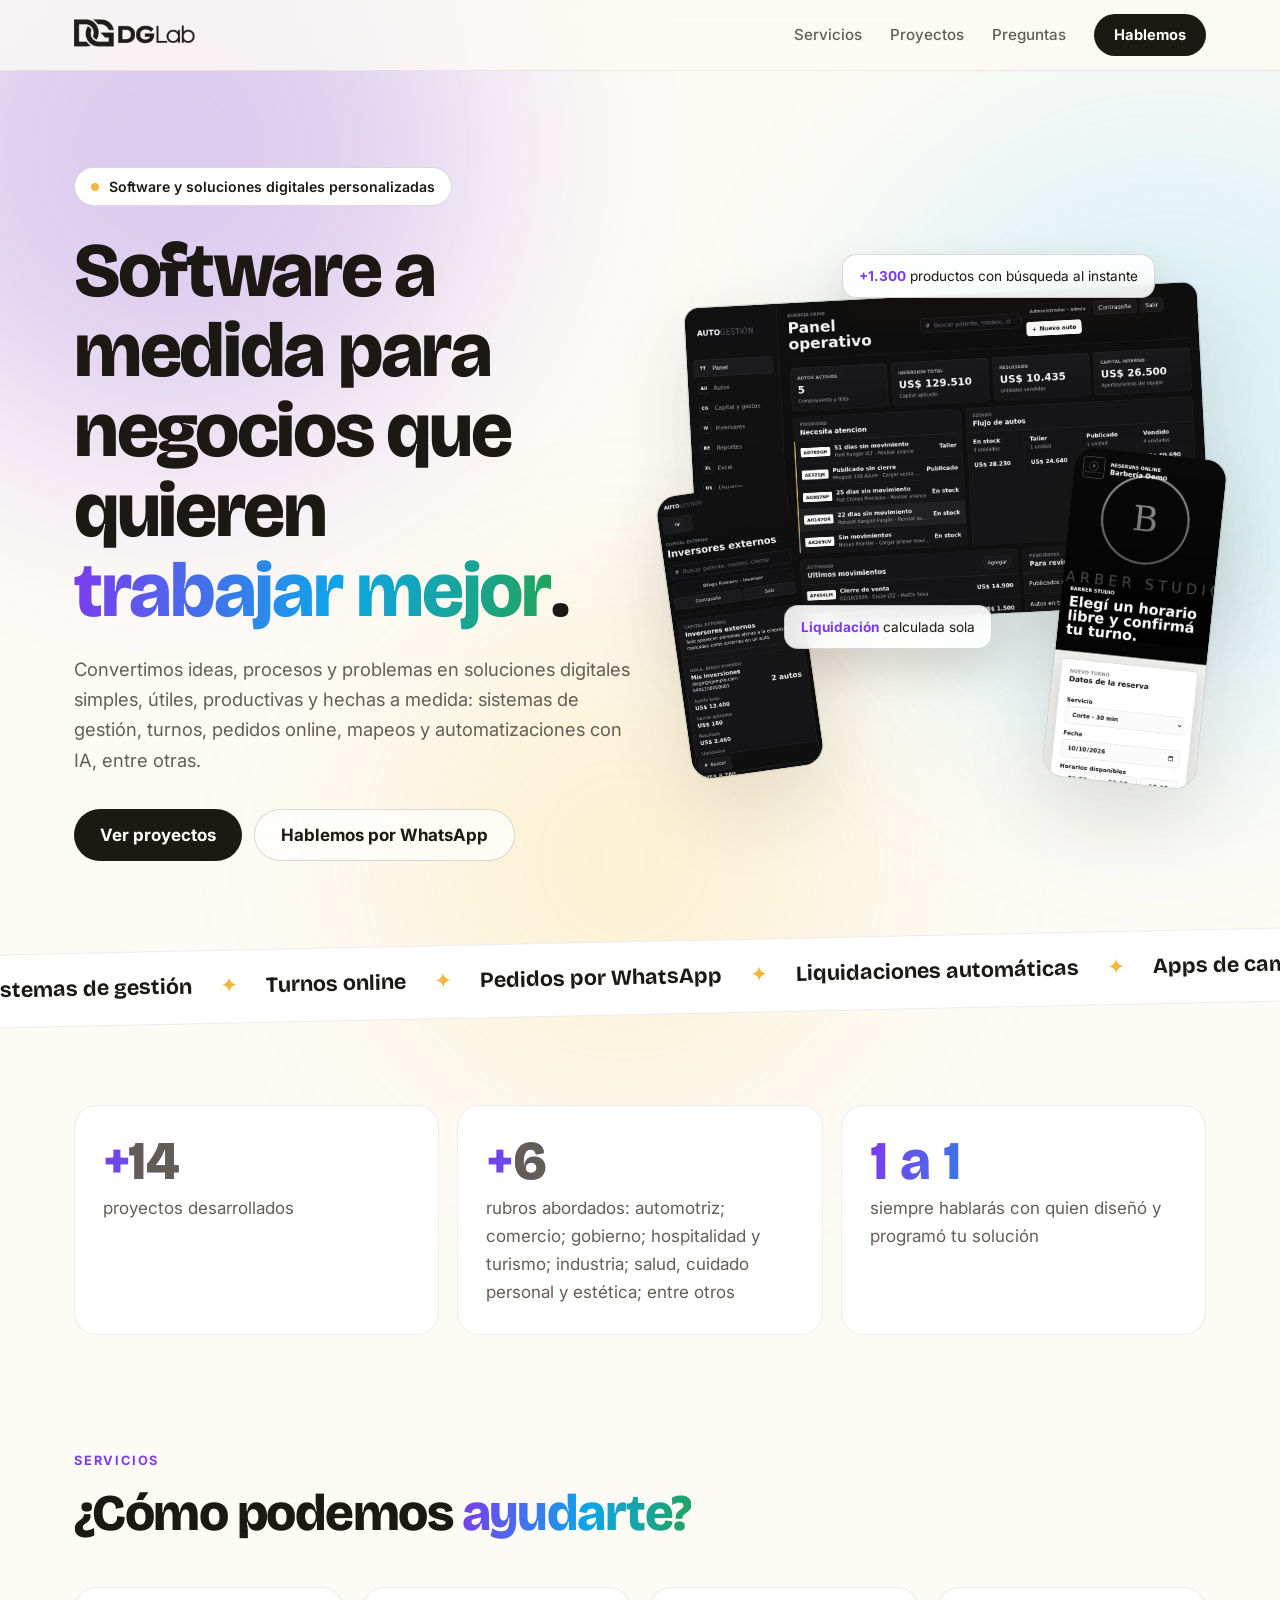
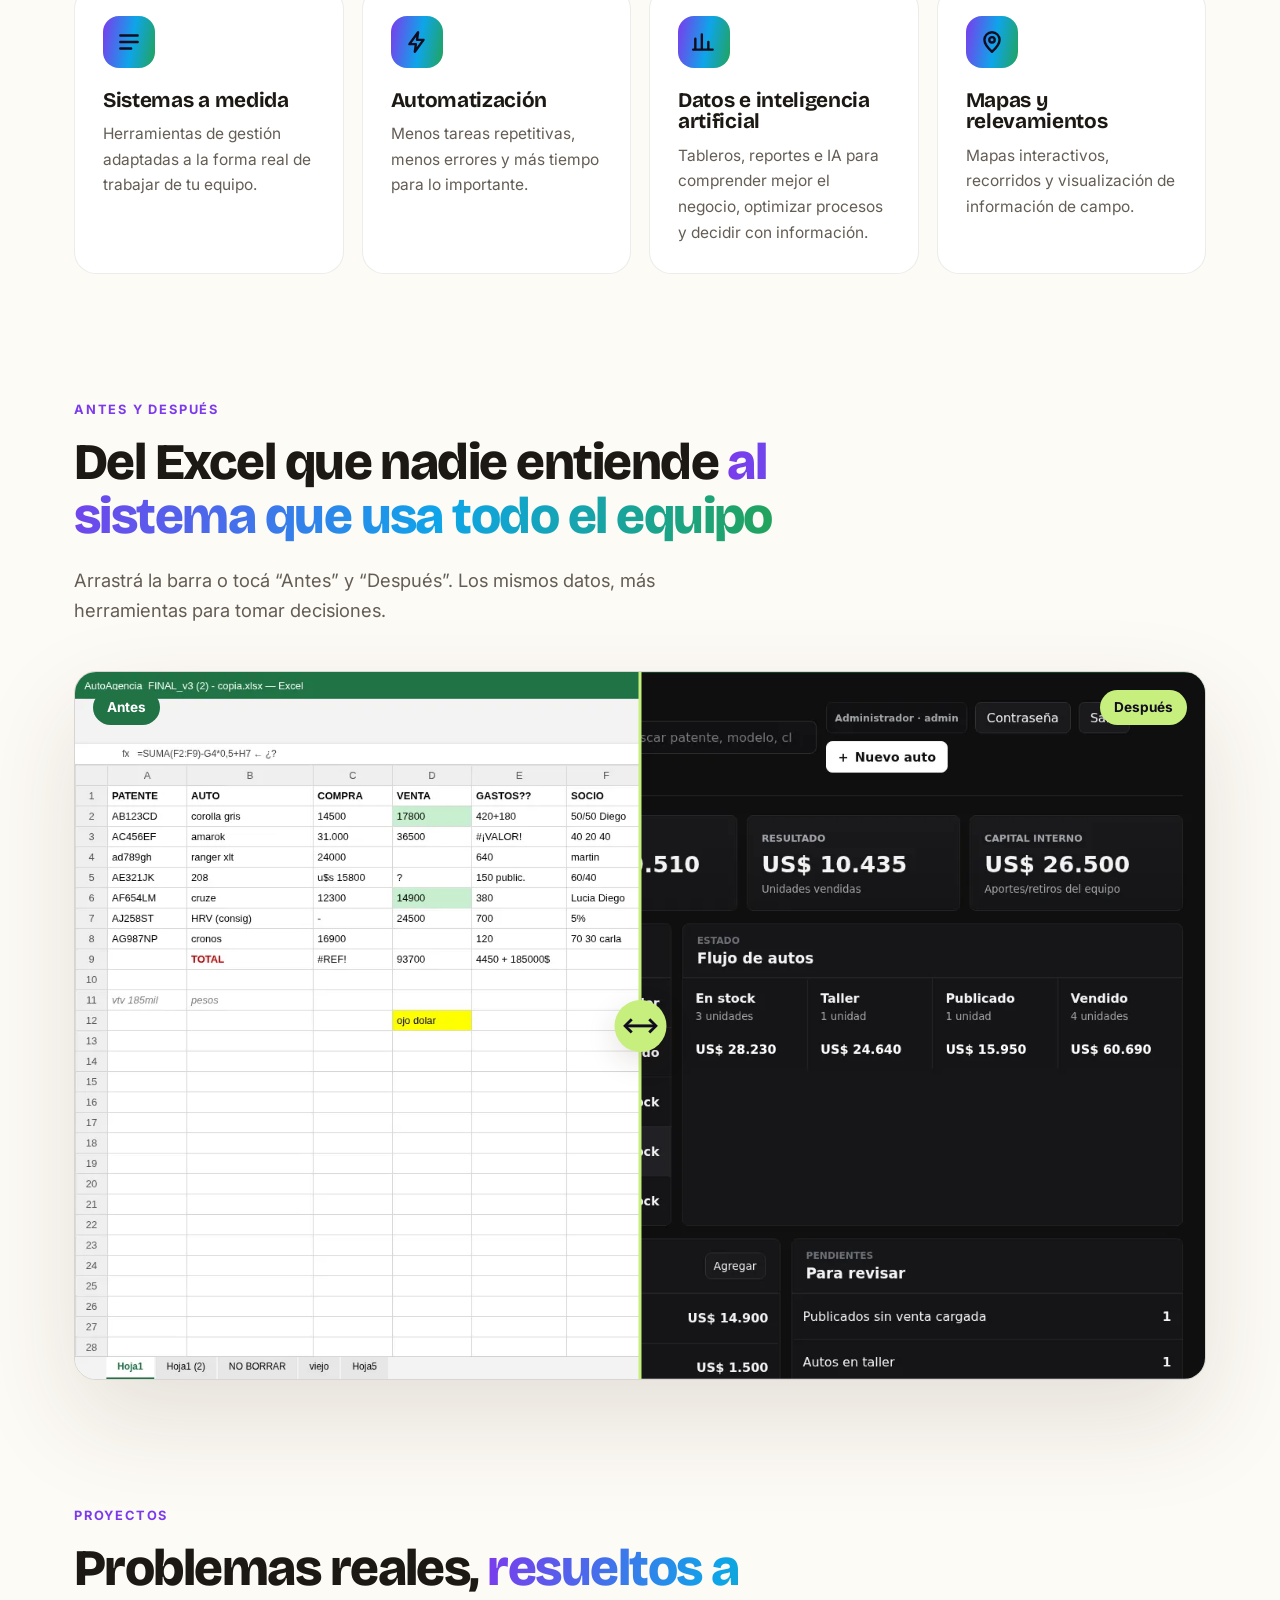
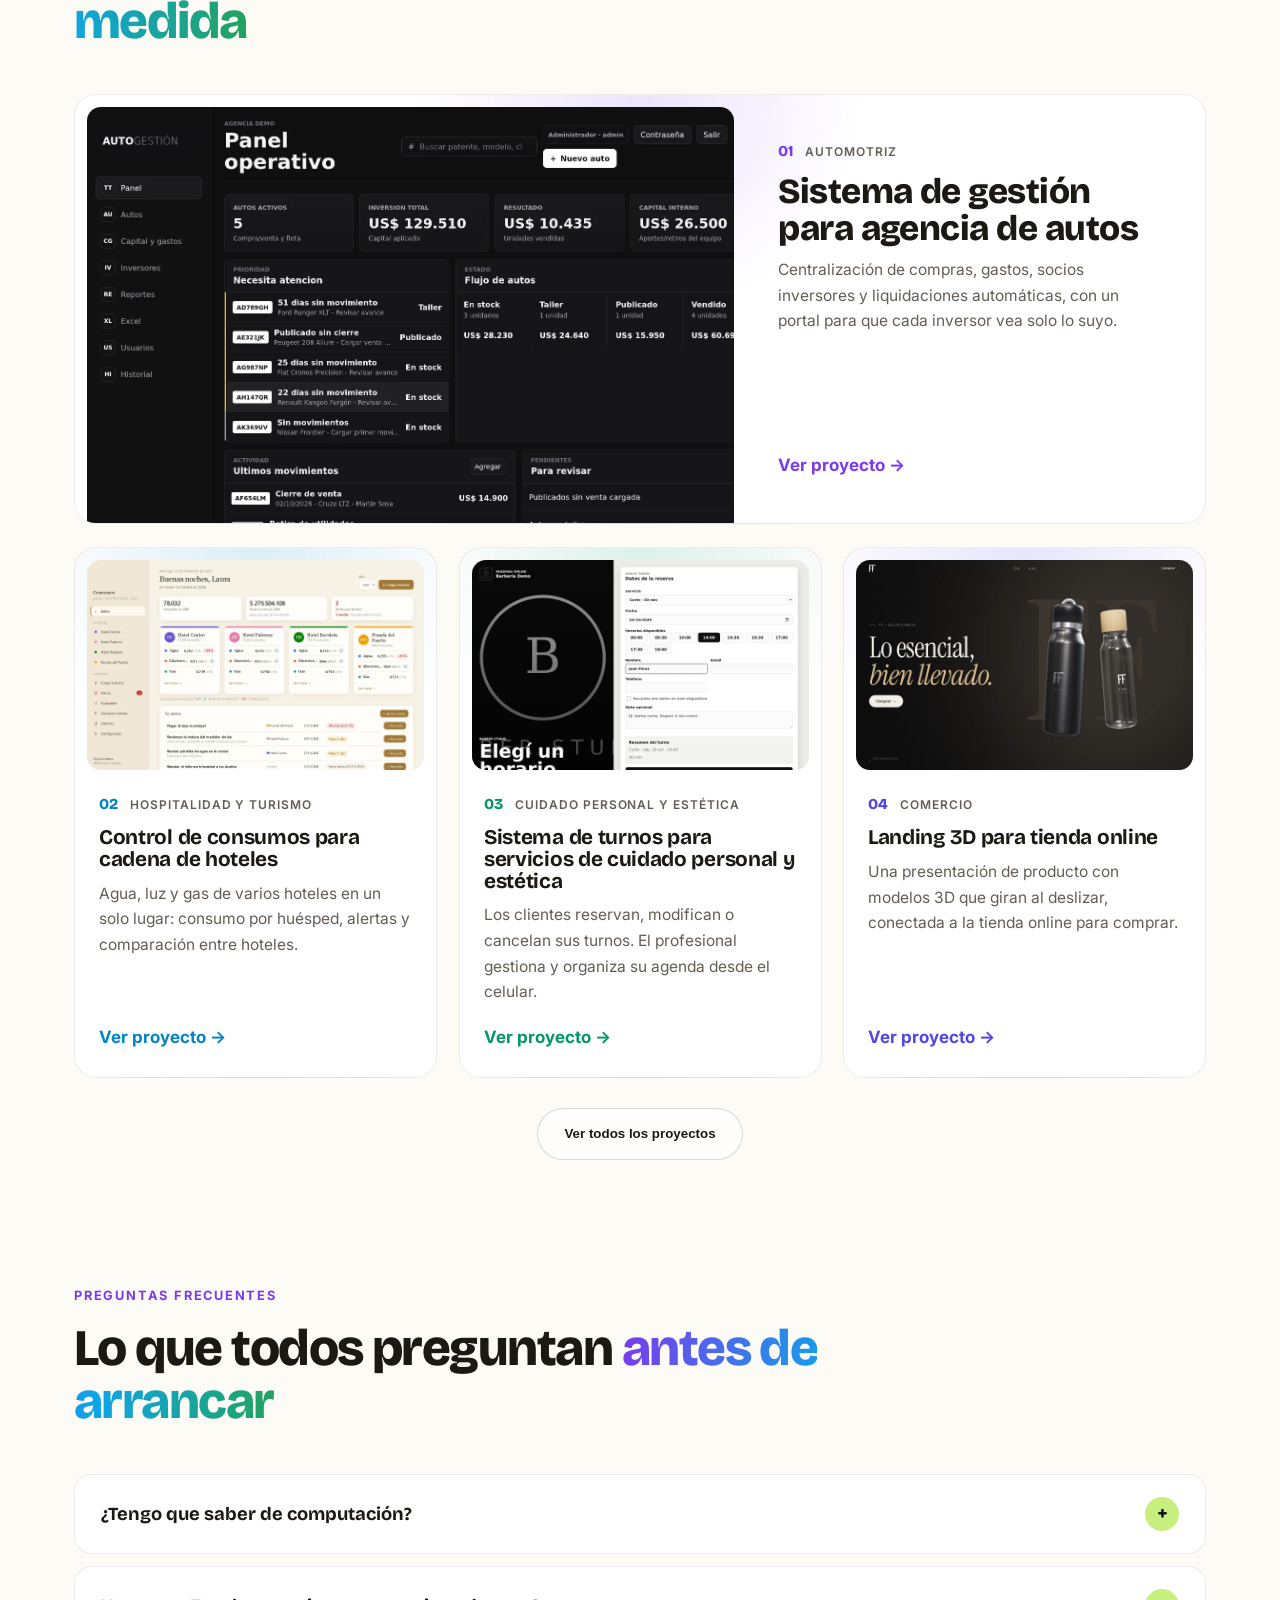
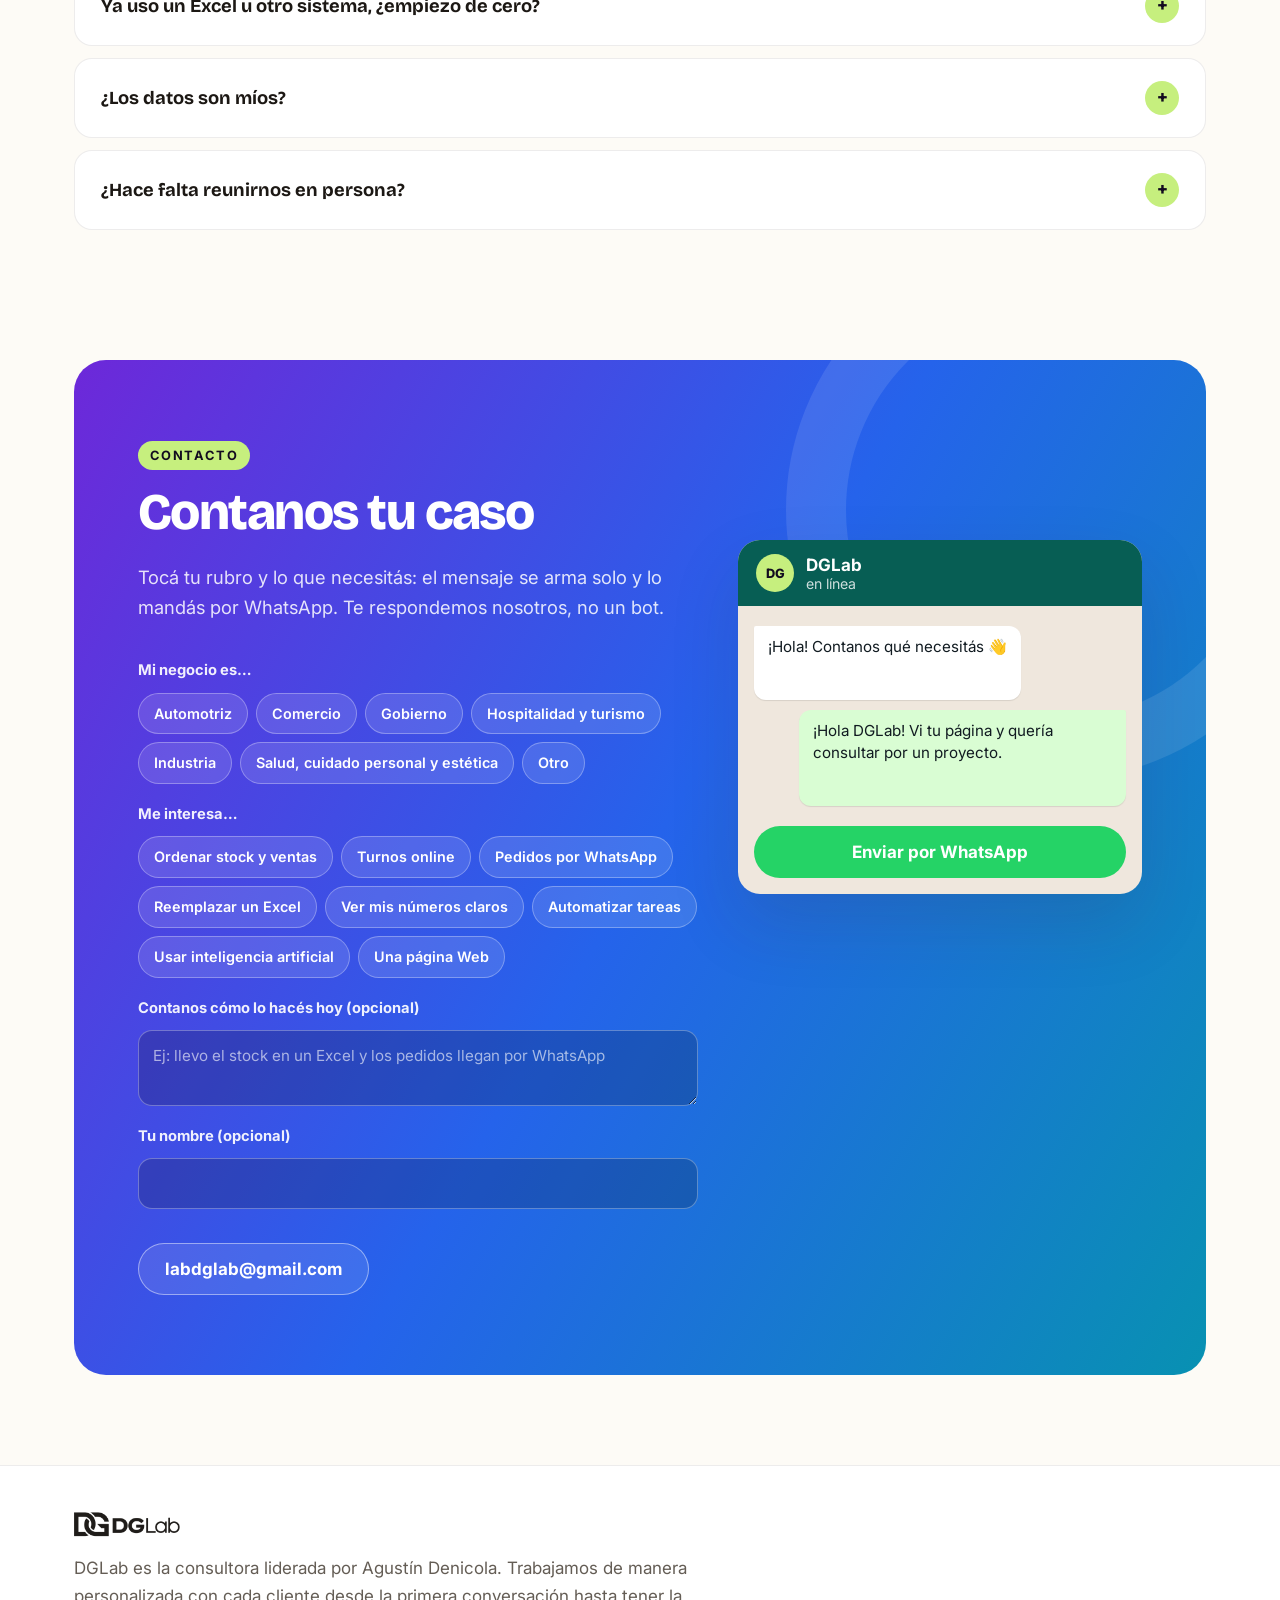
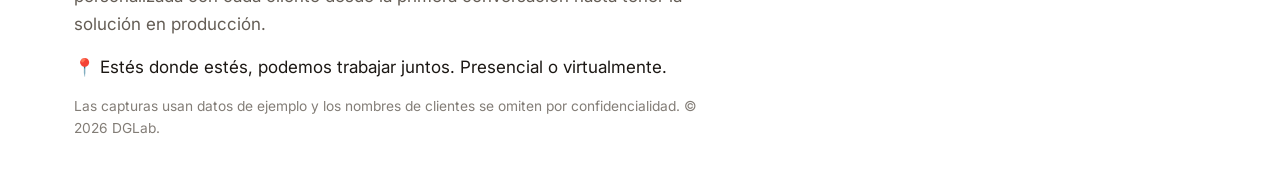
<file: site/index.html>
<!doctype html>
<html lang="es">
<head>
<meta charset="utf-8" />
<meta name="viewport" content="width=device-width, initial-scale=1" />
<title>DGLab · Software y soluciones digitales personalizadas</title>
<meta name="description" content="Convertimos ideas, procesos y problemas en soluciones digitales simples, útiles, productivas y hechas a medida: sistemas de gestión, turnos, pedidos online, mapeos y automatizaciones con IA, entre otras. Estés donde estés, podemos trabajar juntos. Presencial o virtualmente." />
<meta name="theme-color" content="#fdfbf6" />
<meta property="og:type" content="website" />
<meta property="og:site_name" content="DGLab" />
<meta property="og:title" content="DGLab · Software y soluciones digitales personalizadas" />
<meta property="og:description" content="Convertimos ideas, procesos y problemas en soluciones digitales simples, útiles, productivas y hechas a medida: sistemas de gestión, turnos, pedidos online, mapeos y automatizaciones con IA, entre otras. Estés donde estés, podemos trabajar juntos. Presencial o virtualmente." />
<meta property="og:image" content="https://dglab-ar.com/img/og-dglab.jpg" />
<meta property="og:url" content="https://dglab-ar.com/" />
<link rel="canonical" href="https://dglab-ar.com/" />
<meta name="twitter:card" content="summary_large_image" />
<link rel="icon" href="favicon.ico?v=2" sizes="any" />
<link rel="icon" href="favicon.png?v=2" type="image/png" />
<link rel="apple-touch-icon" href="img/dglab-icono.png" />
<link rel="preconnect" href="https://fonts.googleapis.com" /><link rel="preconnect" href="https://fonts.gstatic.com" crossorigin /><link href="https://fonts.googleapis.com/css2?family=Bricolage+Grotesque:opsz,wght@12..96,500;12..96,700;12..96,800&family=Inter:wght@400;500;600;700&display=swap" rel="stylesheet" />
<link rel="stylesheet" href="styles.css" />
<script>document.documentElement.classList.add("js");</script>
<script type="application/ld+json">{"@context": "https://schema.org", "@type": "ProfessionalService", "name": "DGLab", "description": "Convertimos ideas, procesos y problemas en soluciones digitales simples, útiles, productivas y hechas a medida: sistemas de gestión, turnos, pedidos online, mapeos y automatizaciones con IA, entre otras.", "url": "https://dglab-ar.com", "image": "https://dglab-ar.com/img/og-dglab.jpg", "email": "labdglab@gmail.com", "telephone": "+5493487207561", "founder": {"@type": "Person", "name": "Agustín Denicola"}, "areaServed": {"@type": "Country", "name": "Argentina"}}</script>
<script src="app.js" defer></script>
<script defer src="https://cloud.umami.is/script.js" data-website-id="85720f9e-abdc-4577-87f2-56e73641223c"></script>
</head>
<body>
<div class="blobs" aria-hidden="true"><span></span><span></span><span></span></div>
<header class="nav">
  <div class="nav-inner">
    <a class="brand" href="index.html"><img src="img/dglab-logo-tinta.png" alt="DGLab" width="137" height="36" /></a>
    <nav class="nav-links">
      <a href="index.html#servicios">Servicios</a>
      <a href="index.html#proyectos">Proyectos</a>
      <a href="index.html#preguntas">Preguntas</a>
      <a class="button button-small" href="index.html#contacto">Hablemos</a>
    </nav>
  </div>
</header>
<section class="hero">
  <div class="hero-inner">
    <div class="hero-text">
      <p class="pill"><span class="dot"></span>Software y soluciones digitales personalizadas</p>
      <h1>Software a medida para negocios que quieren <span class="rotator" data-words="vender más|ordenar su stock|cobrar sin errores|atender mejor|más eficiencia|trabajar mejor"><span class="rotator-word">trabajar mejor</span>.</span></h1>
      <p class="lead">Convertimos ideas, procesos y problemas en soluciones digitales simples, útiles, productivas y hechas a medida: sistemas de gestión, turnos, pedidos online, mapeos y automatizaciones con IA, entre otras.</p>
      <div class="actions">
        <a class="button" href="#proyectos">Ver proyectos</a>
        <a class="button button-ghost" href="https://wa.me/5493487207561?text=%C2%A1Hola%20DGLab%21%20Vi%20tu%20p%C3%A1gina%20y%20quer%C3%ADa%20consultar%20por%20un%20proyecto." target="_blank" rel="noopener" data-umami-event="WhatsApp portada">Hablemos por WhatsApp</a>
      </div>
    </div>
    <div class="hero-visual" aria-hidden="true">
      <img src="img/agencia-panel.webp" alt="" width="1440" height="900" class="float float-main" />
      <img src="img/barberia-mobile.webp" alt="" width="780" height="1688" class="float float-phone" />
      <img src="img/agencia-mobile-inversor.webp" alt="" width="780" height="1688" class="float float-phone-2" />
      <div class="float-badge badge-1"><b>+1.300</b> productos con búsqueda al instante</div>
      <div class="float-badge badge-2"><b>Liquidación</b> calculada sola</div>
    </div>
  </div>
</section>

<div class="marquee" aria-hidden="true"><div class="marquee-track"><span>Sistemas de gestión</span><i>✦</i><span>Turnos online</span><i>✦</i><span>Pedidos por WhatsApp</span><i>✦</i><span>Liquidaciones automáticas</span><i>✦</i><span>Apps de campo</span><i>✦</i><span>Reportes</span><i>✦</i><span>IA aplicada</span><i>✦</i><span>Portales para clientes</span><i>✦</i><span>Stock y presupuestos</span><i>✦</i><span>Sistemas de gestión</span><i>✦</i><span>Turnos online</span><i>✦</i><span>Pedidos por WhatsApp</span><i>✦</i><span>Liquidaciones automáticas</span><i>✦</i><span>Apps de campo</span><i>✦</i><span>Reportes</span><i>✦</i><span>IA aplicada</span><i>✦</i><span>Portales para clientes</span><i>✦</i><span>Stock y presupuestos</span><i>✦</i></div></div>

<main>
<section class="stats">
  <div class="stat reveal"><strong>+<span data-count="14">14</span></strong><span>proyectos desarrollados</span></div>
  <div class="stat reveal"><strong>+<span data-count="6">6</span></strong><span>rubros abordados: automotriz; comercio; gobierno; hospitalidad y turismo; industria; salud, cuidado personal y estética; entre otros</span></div>
  <div class="stat reveal"><strong>1 a 1</strong><span>siempre hablarás con quien diseñó y programó tu solución</span></div>
</section>

<section id="servicios" class="section">
  <div class="section-head reveal">
    <p class="eyebrow">Servicios</p>
    <h2>¿Cómo podemos <span class="grad">ayudarte?</span></h2>
  </div>
  <div class="services"><div class="service reveal"><span class="service-icon"><svg viewBox="0 0 24 24" aria-hidden="true"><path d="M4 6h16M4 12h16M4 18h10" /></svg></span><h3>Sistemas a medida</h3><p>Herramientas de gestión adaptadas a la forma real de trabajar de tu equipo.</p></div><div class="service reveal"><span class="service-icon"><svg viewBox="0 0 24 24" aria-hidden="true"><path d="M13 3 5 14h6l-1 7 8-11h-6z" /></svg></span><h3>Automatización</h3><p>Menos tareas repetitivas, menos errores y más tiempo para lo importante.</p></div><div class="service reveal"><span class="service-icon"><svg viewBox="0 0 24 24" aria-hidden="true"><path d="M4 19V9m6 10V5m6 14v-7m4 7H2" /></svg></span><h3>Datos e inteligencia artificial</h3><p>Tableros, reportes e IA para comprender mejor el negocio, optimizar procesos y decidir con información.</p></div><div class="service reveal"><span class="service-icon"><svg viewBox="0 0 24 24" aria-hidden="true"><path d="M12 21s-7-6.2-7-11a7 7 0 0 1 14 0c0 4.8-7 11-7 11z" /><circle cx="12" cy="10" r="2.5" /></svg></span><h3>Mapas y relevamientos</h3><p>Mapas interactivos, recorridos y visualización de información de campo.</p></div></div>
</section>

<section class="section compare-section">
  <div class="section-head reveal">
    <p class="eyebrow">Antes y después</p>
    <h2>Del Excel que nadie entiende <span class="grad">al sistema que usa todo el equipo</span></h2>
    <p class="lead">Arrastrá la barra o tocá “Antes” y “Después”. Los mismos datos, más herramientas para tomar decisiones.</p>
  </div>
  <div class="compare reveal" style="--pos: 50%">
    <img src="img/antes-excel.webp" alt="Antes: planilla de Excel desordenada" width="1440" height="900" loading="lazy" class="compare-before" />
    <div class="compare-after"><img src="img/agencia-panel.webp" alt="Después: panel del sistema de gestión" width="1440" height="900" loading="lazy" /></div>
    <span class="compare-handle" aria-hidden="true"><span>⟷</span></span>
    <input class="compare-range" type="range" min="0" max="100" value="50" aria-label="Comparar antes y después" />
    <button class="compare-label label-before" type="button" data-go="100">Antes</button>
    <button class="compare-label label-after" type="button" data-go="0">Después</button>
  </div>
</section>

<section id="proyectos" class="section">
  <div class="section-head reveal">
    <p class="eyebrow">Proyectos</p>
    <h2>Problemas reales, <span class="grad">resueltos a medida</span></h2>
  </div>
  
    <a class="card card-featured reveal" href="proyectos/gestion-agencia-autos.html" style="--accent: #7c3aed" data-tilt>
      <div class="card-cover"><img src="img/agencia-panel.webp" alt="Sistema de gestión para agencia de autos" loading="lazy" width="1440" height="900" /></div>
      <div class="card-body">
        <div class="card-top"><span class="card-num">01</span><span class="tag">Automotriz</span></div>
        <h3>Sistema de gestión para agencia de autos</h3>
        <p>Centralización de compras, gastos, socios inversores y liquidaciones automáticas, con un portal para que cada inversor vea solo lo suyo.</p>
        <span class="card-link">Ver proyecto <span aria-hidden="true">→</span></span>
      </div>
    </a>
  <div class="grid" id="grilla-proyectos">
    
    <a class="card reveal" href="proyectos/consumos-hoteles.html" style="--accent: #0284c7" data-tilt>
      <div class="card-cover"><img src="img/hoteles-inicio.webp" alt="Control de consumos para cadena de hoteles" loading="lazy" width="1360" height="860" /></div>
      <div class="card-body">
        <div class="card-top"><span class="card-num">02</span><span class="tag">Hospitalidad y turismo</span></div>
        <h3>Control de consumos para cadena de hoteles</h3>
        <p>Agua, luz y gas de varios hoteles en un solo lugar: consumo por huésped, alertas y comparación entre hoteles.</p>
        <span class="card-link">Ver proyecto <span aria-hidden="true">→</span></span>
      </div>
    </a>
    <a class="card reveal" href="proyectos/turnos-online-barberia.html" style="--accent: #059669" data-tilt>
      <div class="card-cover"><img src="img/barberia-reserva.webp" alt="Sistema de turnos para servicios de cuidado personal y estética" loading="lazy" width="1440" height="900" style="object-position: right top" /></div>
      <div class="card-body">
        <div class="card-top"><span class="card-num">03</span><span class="tag">Cuidado personal y estética</span></div>
        <h3>Sistema de turnos para servicios de cuidado personal y estética</h3>
        <p>Los clientes reservan, modifican o cancelan sus turnos. El profesional gestiona y organiza su agenda desde el celular.</p>
        <span class="card-link">Ver proyecto <span aria-hidden="true">→</span></span>
      </div>
    </a>
    <a class="card reveal" href="proyectos/landing-tienda-online.html" style="--accent: #4f46e5" data-tilt>
      <div class="card-cover"><img src="img/tienda-portada.webp" alt="Landing 3D para tienda online" loading="lazy" width="1440" height="900" /></div>
      <div class="card-body">
        <div class="card-top"><span class="card-num">04</span><span class="tag">Comercio</span></div>
        <h3>Landing 3D para tienda online</h3>
        <p>Una presentación de producto con modelos 3D que giran al deslizar, conectada a la tienda online para comprar.</p>
        <span class="card-link">Ver proyecto <span aria-hidden="true">→</span></span>
      </div>
    </a>
    <a class="card reveal extra" href="proyectos/pedidos-online-farmacia.html" style="--accent: #0e7490" data-tilt>
      <div class="card-cover"><img src="img/farmacia-inicio.webp" alt="Web y pedidos online para farmacia" loading="lazy" width="1440" height="900" /></div>
      <div class="card-body">
        <div class="card-top"><span class="card-num">05</span><span class="tag">Salud</span></div>
        <h3>Web y pedidos online para farmacia</h3>
        <p>Promociones, turnos y un formulario que arma el pedido completo para enviarlo por WhatsApp.</p>
        <span class="card-link">Ver proyecto <span aria-hidden="true">→</span></span>
      </div>
    </a>
    <a class="card reveal extra" href="proyectos/mostrador-corralon.html" style="--accent: #7c3aed" data-tilt>
      <div class="card-cover"><img src="img/corralon-mostrador.webp" alt="Mostrador, stock y presupuestos para comercio" loading="lazy" width="1440" height="900" /></div>
      <div class="card-body">
        <div class="card-top"><span class="card-num">06</span><span class="tag">Comercio</span></div>
        <h3>Mostrador, stock y presupuestos para comercio</h3>
        <p>Más de 1.300 productos con búsqueda por código o por cómo los pide el cliente, presupuestos, ventas y cierres de caja.</p>
        <span class="card-link">Ver proyecto <span aria-hidden="true">→</span></span>
      </div>
    </a>
    <a class="card reveal extra" href="proyectos/avisos-cortes-municipio.html" style="--accent: #0284c7" data-tilt>
      <div class="card-cover"><img src="img/municipio-dashboard.webp" alt="Avisos de cortes por WhatsApp para un municipio" loading="lazy" width="1440" height="900" /></div>
      <div class="card-body">
        <div class="card-top"><span class="card-num">07</span><span class="tag">Gobierno</span></div>
        <h3>Avisos de cortes por WhatsApp para un municipio</h3>
        <p>Recibe los avisos de cortes desde grupos de WhatsApp, los interpreta con IA y los muestra en panel, dashboard e historial.</p>
        <span class="card-link">Ver proyecto <span aria-hidden="true">→</span></span>
      </div>
    </a>
    <a class="card reveal extra" href="proyectos/relevamiento-industrial.html" style="--accent: #059669" data-tilt>
      <div class="card-cover"><img src="img/relevamiento-crear.webp" alt="App de relevamiento industrial en campo" loading="lazy" width="1280" height="1839" /></div>
      <div class="card-body">
        <div class="card-top"><span class="card-num">08</span><span class="tag">Industria</span></div>
        <h3>App de relevamiento industrial en campo</h3>
        <p>Guía al técnico equipo por equipo, con fotos obligatorias y datos, sin necesidad de Internet.</p>
        <span class="card-link">Ver proyecto <span aria-hidden="true">→</span></span>
      </div>
    </a>
    <a class="card reveal extra" href="proyectos/generador-mel-ocr.html" style="--accent: #4f46e5" data-tilt>
      <div class="card-cover"><div class="cover-icon"><span>OCR</span></div></div>
      <div class="card-body">
        <div class="card-top"><span class="card-num">09</span><span class="tag">Industria</span></div>
        <h3>Lista maestra de equipos a partir de fotos</h3>
        <p>Lee los tags de los equipos en las fotos del relevamiento y arma la planilla oficial automáticamente.</p>
        <span class="card-link">Ver proyecto <span aria-hidden="true">→</span></span>
      </div>
    </a>
    <a class="card reveal extra" href="proyectos/dashboard-monitoreo-operativo.html" style="--accent: #0e7490" data-tilt>
      <div class="card-cover"><img src="img/dashboard-monitoreo.webp" alt="Dashboard de monitoreo operativo" loading="lazy" width="1440" height="900" /></div>
      <div class="card-body">
        <div class="card-top"><span class="card-num">10</span><span class="tag">Industria</span></div>
        <h3>Dashboard de monitoreo operativo</h3>
        <p>Una sola pantalla para ver eventos, riesgos, cumplimiento de SLA y alertas de una operación industrial.</p>
        <span class="card-link">Ver proyecto <span aria-hidden="true">→</span></span>
      </div>
    </a>
    <a class="card reveal extra" href="proyectos/asistente-ia-documentacion.html" style="--accent: #7c3aed" data-tilt>
      <div class="card-cover"><div class="cover-icon"><span>IA</span></div></div>
      <div class="card-body">
        <div class="card-top"><span class="card-num">11</span><span class="tag">Industria</span></div>
        <h3>Asistente de IA sobre documentación técnica</h3>
        <p>Responde preguntas usando exclusivamente los manuales técnicos específicos de la organización.</p>
        <span class="card-link">Ver proyecto <span aria-hidden="true">→</span></span>
      </div>
    </a>
    <a class="card reveal extra" href="proyectos/marca-de-agua-automatica.html" style="--accent: #0284c7" data-tilt>
      <div class="card-cover"><div class="cover-icon"><span>MA</span></div></div>
      <div class="card-body">
        <div class="card-top"><span class="card-num">12</span><span class="tag">Empresas</span></div>
        <h3>Marca de agua automática para documentos</h3>
        <p>Los documentos que se suben a una carpeta compartida salen con la marca de agua de la empresa, sin pasos manuales.</p>
        <span class="card-link">Ver proyecto <span aria-hidden="true">→</span></span>
      </div>
    </a>
    <a class="card reveal extra" href="proyectos/cuentas-claras.html" style="--accent: #059669" data-tilt>
      <div class="card-cover"><img src="img/cuentas-inicio.webp" alt="App de finanzas para el hogar" loading="lazy" width="1280" height="820" /></div>
      <div class="card-body">
        <div class="card-top"><span class="card-num">13</span><span class="tag">Finanzas personales</span></div>
        <h3>App de finanzas para el hogar</h3>
        <p>Ingresos, egresos, gastos fijos y tarjetas en cuotas, con recordatorios en el celular y logros para sostener el hábito.</p>
        <span class="card-link">Ver proyecto <span aria-hidden="true">→</span></span>
      </div>
    </a>
    <a class="card reveal extra" href="proyectos/app-finanzas-y-rutina.html" style="--accent: #4f46e5" data-tilt>
      <div class="card-cover"><img src="img/finanzas-plata.webp" alt="Productividad y gestión personal" loading="lazy" width="1440" height="900" /></div>
      <div class="card-body">
        <div class="card-top"><span class="card-num">14</span><span class="tag">Uso personal</span></div>
        <h3>Productividad y gestión personal</h3>
        <p>Dinero, trabajo, estudio y hábitos saludables en un solo lugar, con cierres mensuales exportables a Excel.</p>
        <span class="card-link">Ver proyecto <span aria-hidden="true">→</span></span>
      </div>
    </a>
  </div>
  <div class="more-wrap"><button class="button button-ghost more" type="button" data-more="grilla-proyectos">Ver todos los proyectos</button></div>
</section>



<section id="preguntas" class="section">
  <div class="section-head reveal">
    <p class="eyebrow">Preguntas frecuentes</p>
    <h2>Lo que todos preguntan <span class="grad">antes de arrancar</span></h2>
  </div>
  <div class="faq"><details class="faq-item"><summary>¿Tengo que saber de computación?<span aria-hidden="true">+</span></summary><p>No. Diseñamos pensando en quien la va a usar todos los días, en la compu o en el celular.</p></details><details class="faq-item"><summary>Ya uso un Excel u otro sistema, ¿empiezo de cero?<span aria-hidden="true">+</span></summary><p>No. Partimos de lo que ya tenés e importamos tus datos para no perder nada.</p></details><details class="faq-item"><summary>¿Los datos son míos?<span aria-hidden="true">+</span></summary><p>Sí. La información es tuya, con copias de seguridad, y la podés descargar en Excel cuando quieras.</p></details><details class="faq-item"><summary>¿Hace falta reunirnos en persona?<span aria-hidden="true">+</span></summary><p>No. Podemos hacer todo por videollamada y WhatsApp, y si preferís, también en persona.</p></details></div>
</section>

<section id="contacto" class="contact reveal">
  <div class="contact-grid">
    <div>
      <p class="eyebrow eyebrow-dark">Contacto</p>
      <h2>Contanos tu caso</h2>
      <p class="lead">Tocá tu rubro y lo que necesitás: el mensaje se arma solo y lo mandás por WhatsApp. Te respondemos nosotros, no un bot.</p>
      <form class="builder" id="consulta" data-whatsapp="5493487207561">
        <p class="builder-label">Mi negocio es…</p>
        <div class="choices" data-group="rubro" data-single><button type="button" class="choice" data-value="Automotriz">Automotriz</button><button type="button" class="choice" data-value="Comercio">Comercio</button><button type="button" class="choice" data-value="Gobierno">Gobierno</button><button type="button" class="choice" data-value="Hospitalidad y turismo">Hospitalidad y turismo</button><button type="button" class="choice" data-value="Industria">Industria</button><button type="button" class="choice" data-value="Salud, cuidado personal y estética">Salud, cuidado personal y estética</button><button type="button" class="choice" data-value="Otro">Otro</button></div>
        <p class="builder-label">Me interesa…</p>
        <div class="choices" data-group="necesidad"><button type="button" class="choice" data-value="Ordenar stock y ventas">Ordenar stock y ventas</button><button type="button" class="choice" data-value="Turnos online">Turnos online</button><button type="button" class="choice" data-value="Pedidos por WhatsApp">Pedidos por WhatsApp</button><button type="button" class="choice" data-value="Reemplazar un Excel">Reemplazar un Excel</button><button type="button" class="choice" data-value="Ver mis números claros">Ver mis números claros</button><button type="button" class="choice" data-value="Automatizar tareas">Automatizar tareas</button><button type="button" class="choice" data-value="Usar inteligencia artificial">Usar inteligencia artificial</button><button type="button" class="choice" data-value="Una página Web">Una página Web</button></div>
        <label class="builder-label" for="consulta-detalle">Contanos cómo lo hacés hoy (opcional)</label>
        <textarea id="consulta-detalle" rows="2" maxlength="400" placeholder="Ej: llevo el stock en un Excel y los pedidos llegan por WhatsApp"></textarea>
        <label class="builder-label" for="consulta-nombre">Tu nombre (opcional)</label>
        <input id="consulta-nombre" type="text" maxlength="60" autocomplete="name" />
      </form>
      <div class="actions"><a class="button button-ghost" data-umami-event="Email" href="mailto:labdglab@gmail.com?subject=Consulta%20por%20un%20proyecto">labdglab@gmail.com</a></div>
    </div>
    <div class="chat" aria-live="polite">
      <div class="chat-head"><span class="chat-avatar">DG</span><div><b>DGLab</b><small>en línea</small></div></div>
      <div class="chat-body">
        <p class="bubble bubble-in">¡Hola! Contanos qué necesitás 👋</p>
        <p class="bubble bubble-out" id="consulta-preview">¡Hola DGLab! Vi tu página y quería consultar por un proyecto.</p>
      </div>
      <a class="button chat-send" id="consulta-enviar" href="https://wa.me/5493487207561?text=%C2%A1Hola%20DGLab%21%20Vi%20tu%20p%C3%A1gina%20y%20quer%C3%ADa%20consultar%20por%20un%20proyecto." target="_blank" rel="noopener" data-umami-event="WhatsApp armador">Enviar por WhatsApp</a>
    </div>
  </div>
</section>
</main>
<footer class="footer">
  <div class="footer-inner">
    <img src="img/dglab-logo-tinta.png" alt="DGLab" width="137" height="36" />
    <p>DGLab es la consultora liderada por Agustín Denicola. Trabajamos de manera personalizada con cada cliente desde la primera conversación hasta tener la solución en producción.</p>
    <p class="footer-zone">📍 Estés donde estés, podemos trabajar juntos. Presencial o virtualmente.</p>
    <p class="footer-note">Las capturas usan datos de ejemplo y los nombres de clientes se omiten por confidencialidad. © 2026 DGLab.</p>
  </div>
</footer>
</body>
</html>
</file>
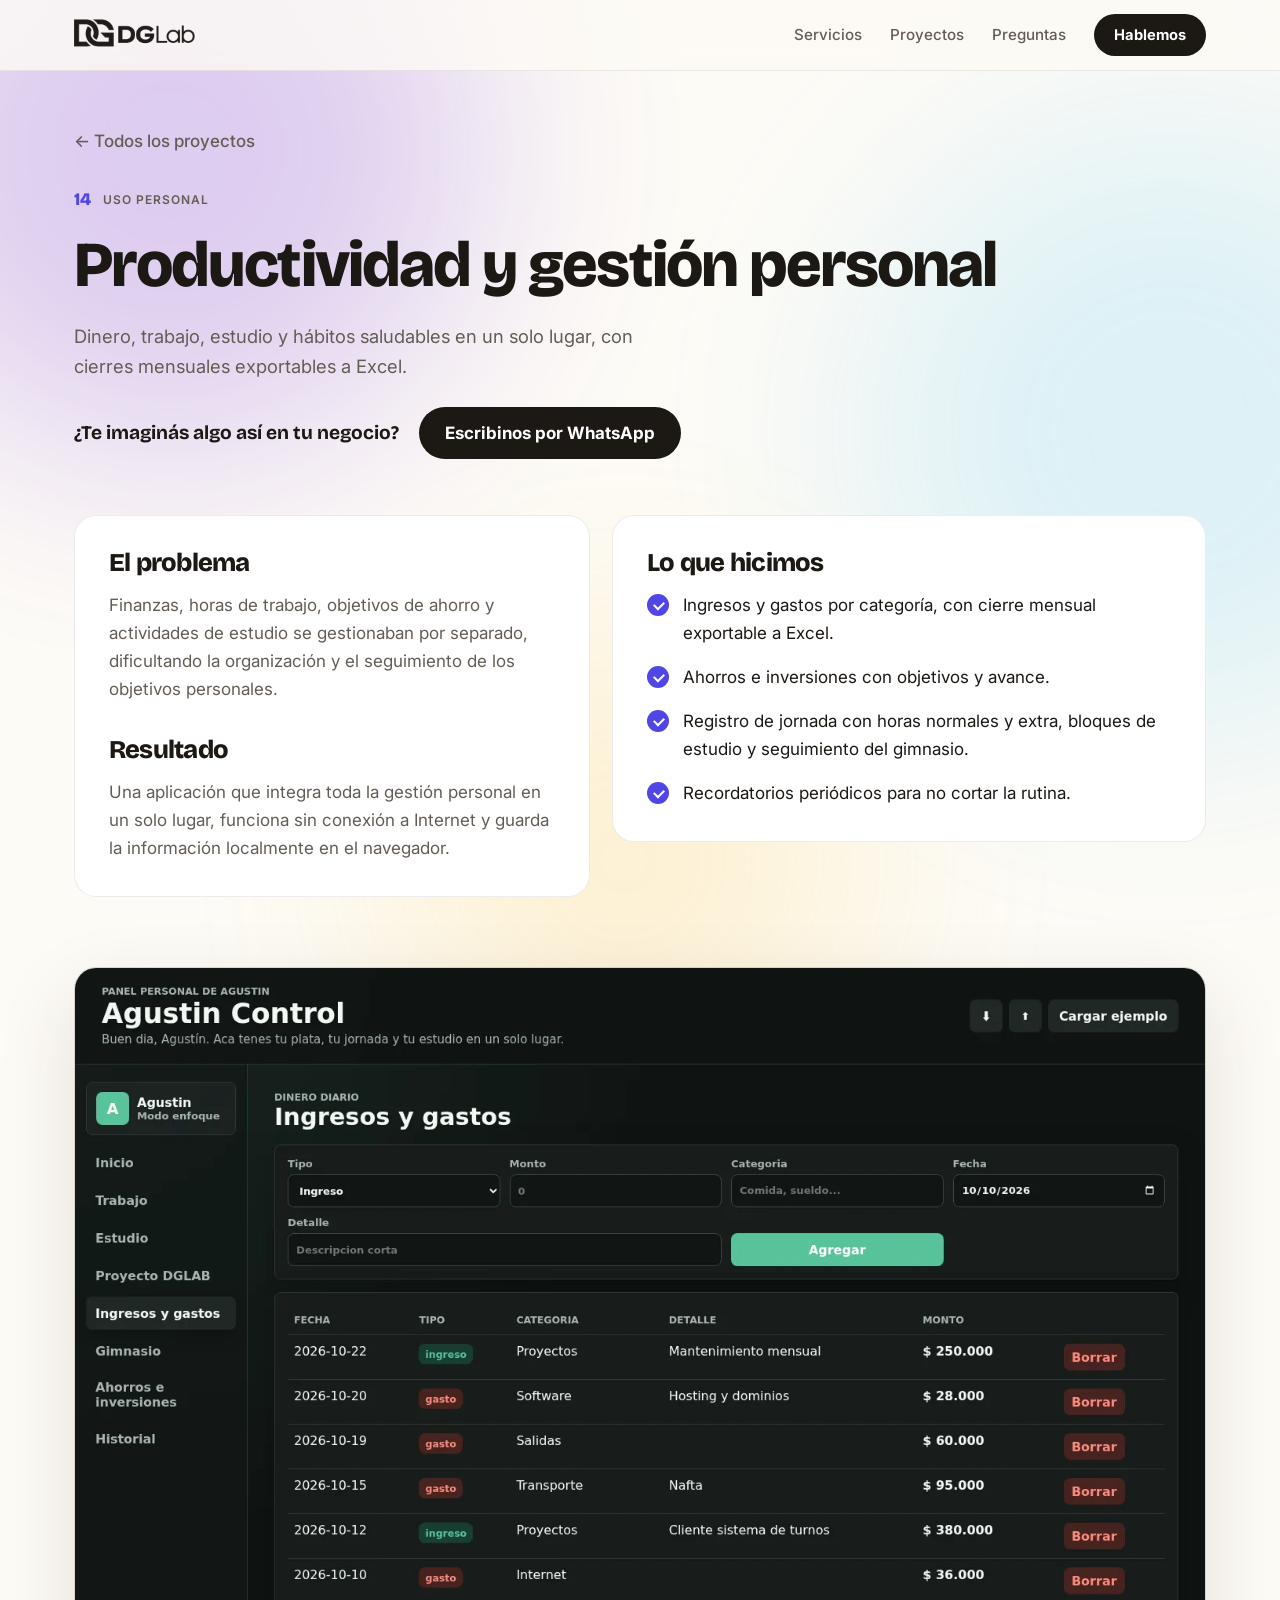
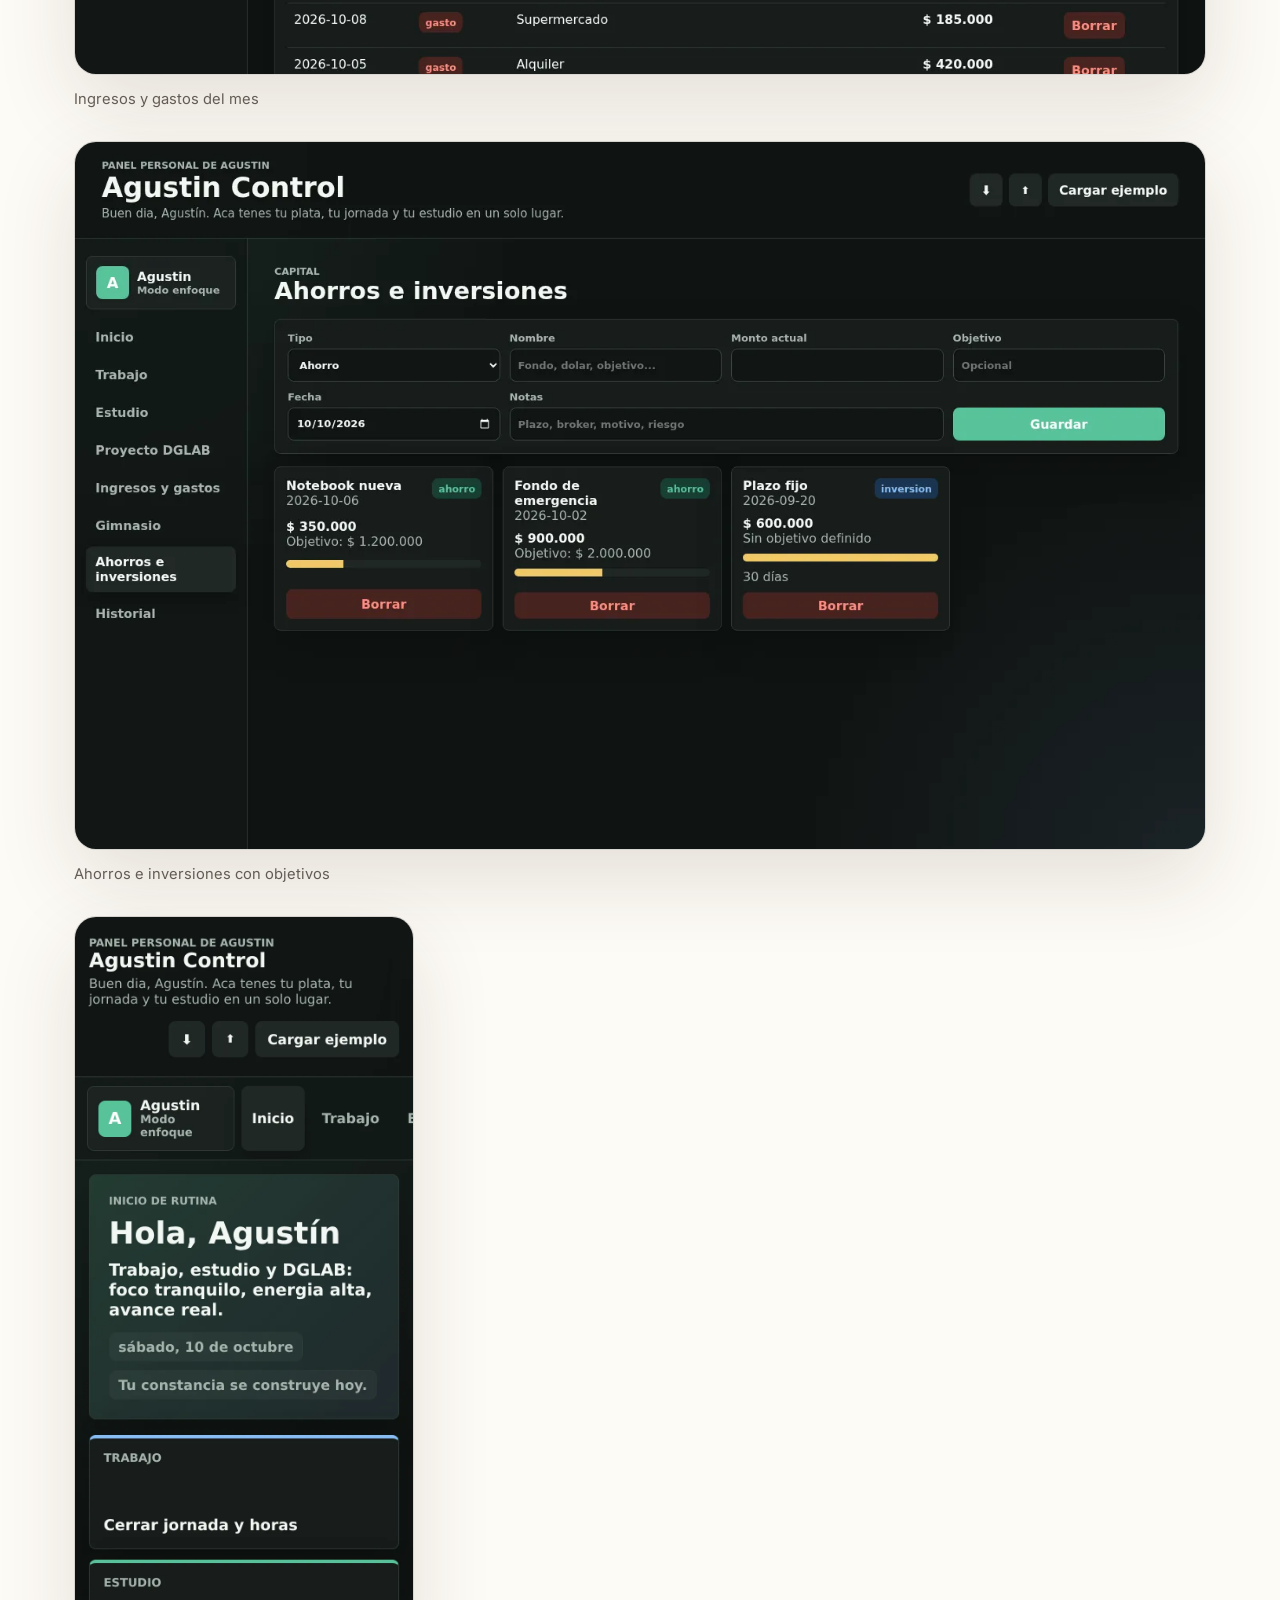
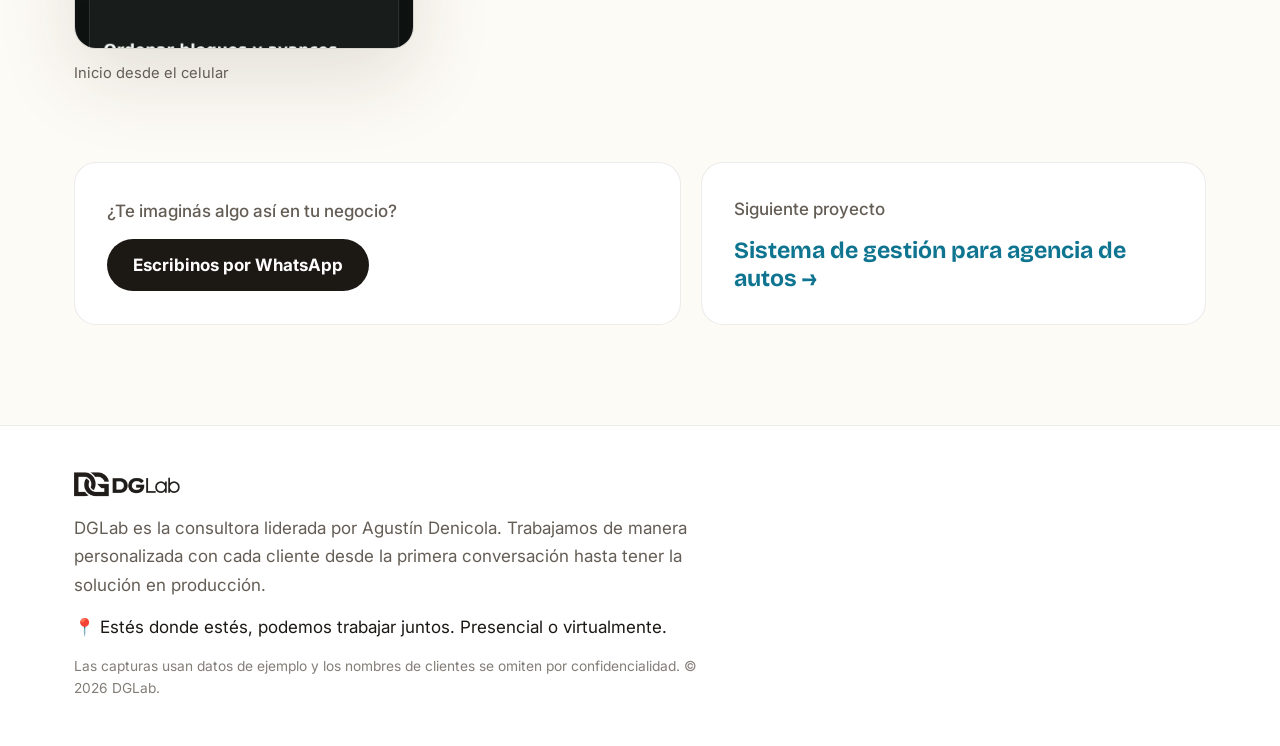
<file: site/proyectos/app-finanzas-y-rutina.html>
<!doctype html>
<html lang="es">
<head>
<meta charset="utf-8" />
<meta name="viewport" content="width=device-width, initial-scale=1" />
<title>Productividad y gestión personal · DGLab</title>
<meta name="description" content="Dinero, trabajo, estudio y hábitos saludables en un solo lugar, con cierres mensuales exportables a Excel." />
<meta name="theme-color" content="#fdfbf6" />
<meta property="og:type" content="website" />
<meta property="og:site_name" content="DGLab" />
<meta property="og:title" content="Productividad y gestión personal · DGLab" />
<meta property="og:description" content="Dinero, trabajo, estudio y hábitos saludables en un solo lugar, con cierres mensuales exportables a Excel." />
<meta property="og:image" content="https://dglab-ar.com/img/og-dglab.jpg" />
<meta property="og:url" content="https://dglab-ar.com/proyectos/app-finanzas-y-rutina" />
<link rel="canonical" href="https://dglab-ar.com/proyectos/app-finanzas-y-rutina" />
<meta name="twitter:card" content="summary_large_image" />
<link rel="icon" href="../favicon.ico?v=2" sizes="any" />
<link rel="icon" href="../favicon.png?v=2" type="image/png" />
<link rel="apple-touch-icon" href="../img/dglab-icono.png" />
<link rel="preconnect" href="https://fonts.googleapis.com" /><link rel="preconnect" href="https://fonts.gstatic.com" crossorigin /><link href="https://fonts.googleapis.com/css2?family=Bricolage+Grotesque:opsz,wght@12..96,500;12..96,700;12..96,800&family=Inter:wght@400;500;600;700&display=swap" rel="stylesheet" />
<link rel="stylesheet" href="../styles.css" />
<script>document.documentElement.classList.add("js");</script>

<script src="../app.js" defer></script>
<script defer src="https://cloud.umami.is/script.js" data-website-id="85720f9e-abdc-4577-87f2-56e73641223c"></script>
</head>
<body>
<div class="blobs" aria-hidden="true"><span></span><span></span><span></span></div>
<header class="nav">
  <div class="nav-inner">
    <a class="brand" href="../index.html"><img src="../img/dglab-logo-tinta.png" alt="DGLab" width="137" height="36" /></a>
    <nav class="nav-links">
      <a href="../index.html#servicios">Servicios</a>
      <a href="../index.html#proyectos">Proyectos</a>
      <a href="../index.html#preguntas">Preguntas</a>
      <a class="button button-small" href="../index.html#contacto">Hablemos</a>
    </nav>
  </div>
</header>
<main class="project" style="--accent: #4f46e5">
  <section class="project-hero">
    <a class="back" href="../index.html#proyectos">← Todos los proyectos</a>
    <div class="card-top"><span class="card-num">14</span><span class="tag">Uso personal</span></div>
    <h1>Productividad y gestión personal</h1>
    <p class="lead">Dinero, trabajo, estudio y hábitos saludables en un solo lugar, con cierres mensuales exportables a Excel.</p>
    <div class="project-cta">
      <span>¿Te imaginás algo así en tu negocio?</span>
      <a class="button" href="https://wa.me/5493487207561?text=%C2%A1Hola%20DGLab%21%20Vi%20tu%20p%C3%A1gina%20y%20quer%C3%ADa%20consultar%20por%20un%20proyecto." target="_blank" rel="noopener" data-umami-event="WhatsApp proyecto arriba" data-umami-event-proyecto="app-finanzas-y-rutina">Escribinos por WhatsApp</a>
    </div>
  </section>
  
  <div class="project-grid">
    <section class="panel reveal">
      <h2>El problema</h2>
      <p>Finanzas, horas de trabajo, objetivos de ahorro y actividades de estudio se gestionaban por separado, dificultando la organización y el seguimiento de los objetivos personales.</p>
      <h2>Resultado</h2>
      <p>Una aplicación que integra toda la gestión personal en un solo lugar, funciona sin conexión a Internet y guarda la información localmente en el navegador.</p>
    </section>
    <section class="panel reveal">
      <h2>Lo que hicimos</h2>
      <ul class="checks"><li>Ingresos y gastos por categoría, con cierre mensual exportable a Excel.</li><li>Ahorros e inversiones con objetivos y avance.</li><li>Registro de jornada con horas normales y extra, bloques de estudio y seguimiento del gimnasio.</li><li>Recordatorios periódicos para no cortar la rutina.</li></ul>
    </section>
  </div>
  <div class="gallery">
    <figure class="shot reveal">
      <a href="../img/finanzas-plata.webp" target="_blank" rel="noopener"><img src="../img/finanzas-plata.webp" alt="Ingresos y gastos del mes" loading="lazy" width="1440" height="900" /></a>
      <figcaption>Ingresos y gastos del mes</figcaption>
    </figure>
    <figure class="shot reveal">
      <a href="../img/finanzas-ahorros.webp" target="_blank" rel="noopener"><img src="../img/finanzas-ahorros.webp" alt="Ahorros e inversiones con objetivos" loading="lazy" width="1440" height="900" /></a>
      <figcaption>Ahorros e inversiones con objetivos</figcaption>
    </figure>
    <figure class="shot tall reveal">
      <a href="../img/finanzas-mobile.webp" target="_blank" rel="noopener"><img src="../img/finanzas-mobile.webp" alt="Inicio desde el celular" loading="lazy" width="780" height="1688" /></a>
      <figcaption>Inicio desde el celular</figcaption>
    </figure></div>
  <div class="next">
    <div class="next-cta reveal">
      <span>¿Te imaginás algo así en tu negocio?</span>
      <a class="button" href="https://wa.me/5493487207561?text=%C2%A1Hola%20DGLab%21%20Vi%20tu%20p%C3%A1gina%20y%20quer%C3%ADa%20consultar%20por%20un%20proyecto." target="_blank" rel="noopener" data-umami-event="WhatsApp proyecto" data-umami-event-proyecto="app-finanzas-y-rutina">Escribinos por WhatsApp</a>
    </div>
    <a class="next-project reveal" href="gestion-agencia-autos.html" style="--accent: #0e7490">
      <span>Siguiente proyecto</span>
      <strong>Sistema de gestión para agencia de autos →</strong>
    </a>
  </div>
</main>
<footer class="footer">
  <div class="footer-inner">
    <img src="../img/dglab-logo-tinta.png" alt="DGLab" width="137" height="36" />
    <p>DGLab es la consultora liderada por Agustín Denicola. Trabajamos de manera personalizada con cada cliente desde la primera conversación hasta tener la solución en producción.</p>
    <p class="footer-zone">📍 Estés donde estés, podemos trabajar juntos. Presencial o virtualmente.</p>
    <p class="footer-note">Las capturas usan datos de ejemplo y los nombres de clientes se omiten por confidencialidad. © 2026 DGLab.</p>
  </div>
</footer>
</body>
</html>
</file>
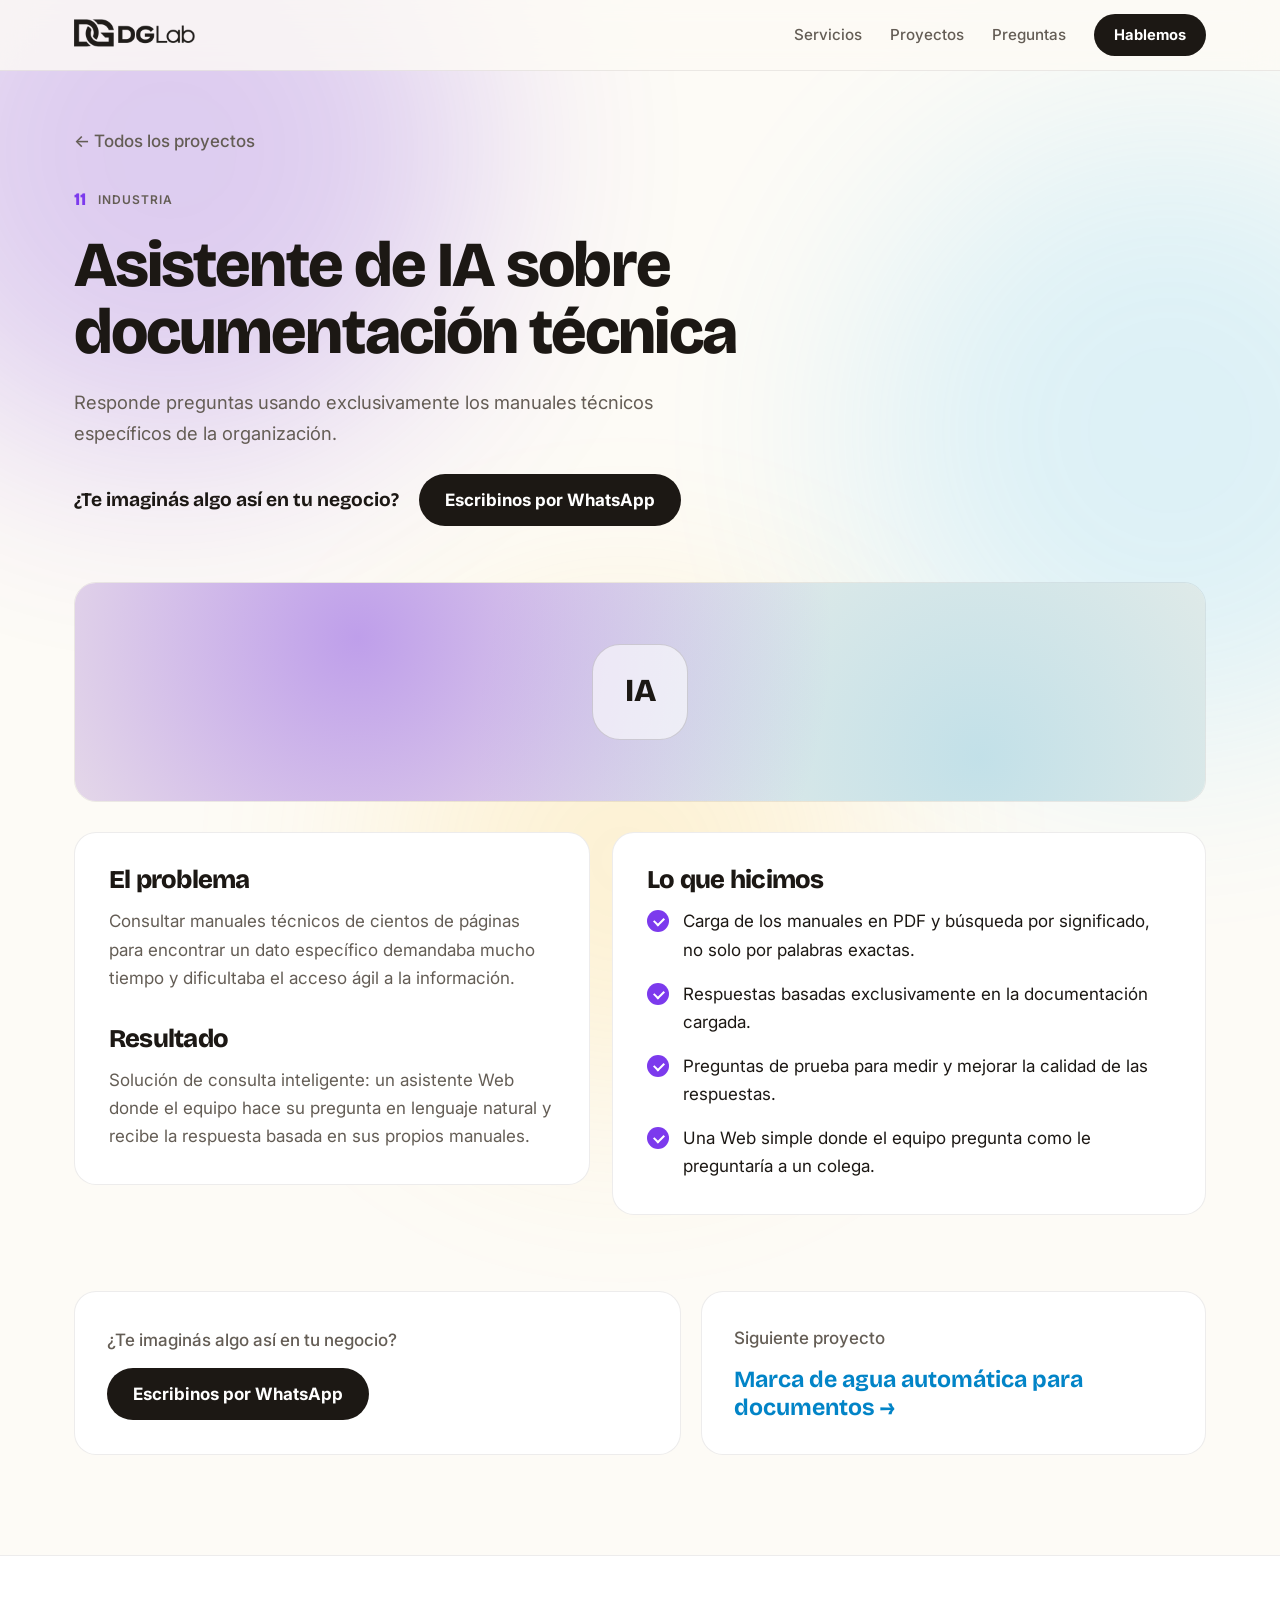
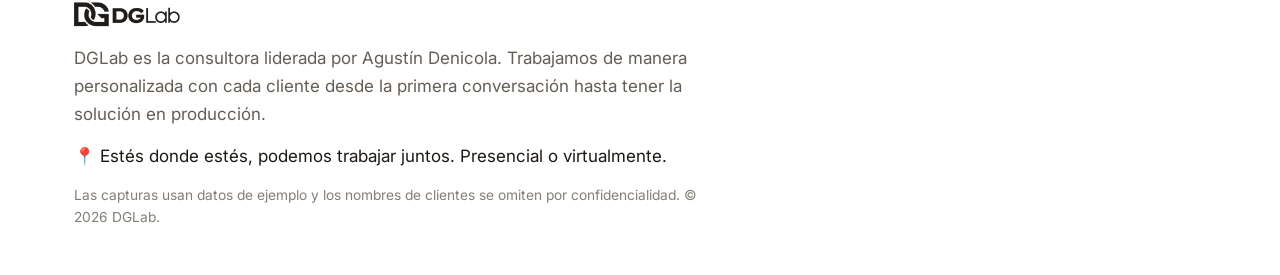
<file: site/proyectos/asistente-ia-documentacion.html>
<!doctype html>
<html lang="es">
<head>
<meta charset="utf-8" />
<meta name="viewport" content="width=device-width, initial-scale=1" />
<title>Asistente de IA sobre documentación técnica · DGLab</title>
<meta name="description" content="Responde preguntas usando exclusivamente los manuales técnicos específicos de la organización." />
<meta name="theme-color" content="#fdfbf6" />
<meta property="og:type" content="website" />
<meta property="og:site_name" content="DGLab" />
<meta property="og:title" content="Asistente de IA sobre documentación técnica · DGLab" />
<meta property="og:description" content="Responde preguntas usando exclusivamente los manuales técnicos específicos de la organización." />
<meta property="og:image" content="https://dglab-ar.com/img/og-dglab.jpg" />
<meta property="og:url" content="https://dglab-ar.com/proyectos/asistente-ia-documentacion" />
<link rel="canonical" href="https://dglab-ar.com/proyectos/asistente-ia-documentacion" />
<meta name="twitter:card" content="summary_large_image" />
<link rel="icon" href="../favicon.ico?v=2" sizes="any" />
<link rel="icon" href="../favicon.png?v=2" type="image/png" />
<link rel="apple-touch-icon" href="../img/dglab-icono.png" />
<link rel="preconnect" href="https://fonts.googleapis.com" /><link rel="preconnect" href="https://fonts.gstatic.com" crossorigin /><link href="https://fonts.googleapis.com/css2?family=Bricolage+Grotesque:opsz,wght@12..96,500;12..96,700;12..96,800&family=Inter:wght@400;500;600;700&display=swap" rel="stylesheet" />
<link rel="stylesheet" href="../styles.css" />
<script>document.documentElement.classList.add("js");</script>

<script src="../app.js" defer></script>
<script defer src="https://cloud.umami.is/script.js" data-website-id="85720f9e-abdc-4577-87f2-56e73641223c"></script>
</head>
<body>
<div class="blobs" aria-hidden="true"><span></span><span></span><span></span></div>
<header class="nav">
  <div class="nav-inner">
    <a class="brand" href="../index.html"><img src="../img/dglab-logo-tinta.png" alt="DGLab" width="137" height="36" /></a>
    <nav class="nav-links">
      <a href="../index.html#servicios">Servicios</a>
      <a href="../index.html#proyectos">Proyectos</a>
      <a href="../index.html#preguntas">Preguntas</a>
      <a class="button button-small" href="../index.html#contacto">Hablemos</a>
    </nav>
  </div>
</header>
<main class="project" style="--accent: #7c3aed">
  <section class="project-hero">
    <a class="back" href="../index.html#proyectos">← Todos los proyectos</a>
    <div class="card-top"><span class="card-num">11</span><span class="tag">Industria</span></div>
    <h1>Asistente de IA sobre documentación técnica</h1>
    <p class="lead">Responde preguntas usando exclusivamente los manuales técnicos específicos de la organización.</p>
    <div class="project-cta">
      <span>¿Te imaginás algo así en tu negocio?</span>
      <a class="button" href="https://wa.me/5493487207561?text=%C2%A1Hola%20DGLab%21%20Vi%20tu%20p%C3%A1gina%20y%20quer%C3%ADa%20consultar%20por%20un%20proyecto." target="_blank" rel="noopener" data-umami-event="WhatsApp proyecto arriba" data-umami-event-proyecto="asistente-ia-documentacion">Escribinos por WhatsApp</a>
    </div>
  </section>
  <div class="project-icon"><div class="cover-icon"><span>IA</span></div></div>
  <div class="project-grid">
    <section class="panel reveal">
      <h2>El problema</h2>
      <p>Consultar manuales técnicos de cientos de páginas para encontrar un dato específico demandaba mucho tiempo y dificultaba el acceso ágil a la información.</p>
      <h2>Resultado</h2>
      <p>Solución de consulta inteligente: un asistente Web donde el equipo hace su pregunta en lenguaje natural y recibe la respuesta basada en sus propios manuales.</p>
    </section>
    <section class="panel reveal">
      <h2>Lo que hicimos</h2>
      <ul class="checks"><li>Carga de los manuales en PDF y búsqueda por significado, no solo por palabras exactas.</li><li>Respuestas basadas exclusivamente en la documentación cargada.</li><li>Preguntas de prueba para medir y mejorar la calidad de las respuestas.</li><li>Una Web simple donde el equipo pregunta como le preguntaría a un colega.</li></ul>
    </section>
  </div>
  
  <div class="next">
    <div class="next-cta reveal">
      <span>¿Te imaginás algo así en tu negocio?</span>
      <a class="button" href="https://wa.me/5493487207561?text=%C2%A1Hola%20DGLab%21%20Vi%20tu%20p%C3%A1gina%20y%20quer%C3%ADa%20consultar%20por%20un%20proyecto." target="_blank" rel="noopener" data-umami-event="WhatsApp proyecto" data-umami-event-proyecto="asistente-ia-documentacion">Escribinos por WhatsApp</a>
    </div>
    <a class="next-project reveal" href="marca-de-agua-automatica.html" style="--accent: #0284c7">
      <span>Siguiente proyecto</span>
      <strong>Marca de agua automática para documentos →</strong>
    </a>
  </div>
</main>
<footer class="footer">
  <div class="footer-inner">
    <img src="../img/dglab-logo-tinta.png" alt="DGLab" width="137" height="36" />
    <p>DGLab es la consultora liderada por Agustín Denicola. Trabajamos de manera personalizada con cada cliente desde la primera conversación hasta tener la solución en producción.</p>
    <p class="footer-zone">📍 Estés donde estés, podemos trabajar juntos. Presencial o virtualmente.</p>
    <p class="footer-note">Las capturas usan datos de ejemplo y los nombres de clientes se omiten por confidencialidad. © 2026 DGLab.</p>
  </div>
</footer>
</body>
</html>
</file>
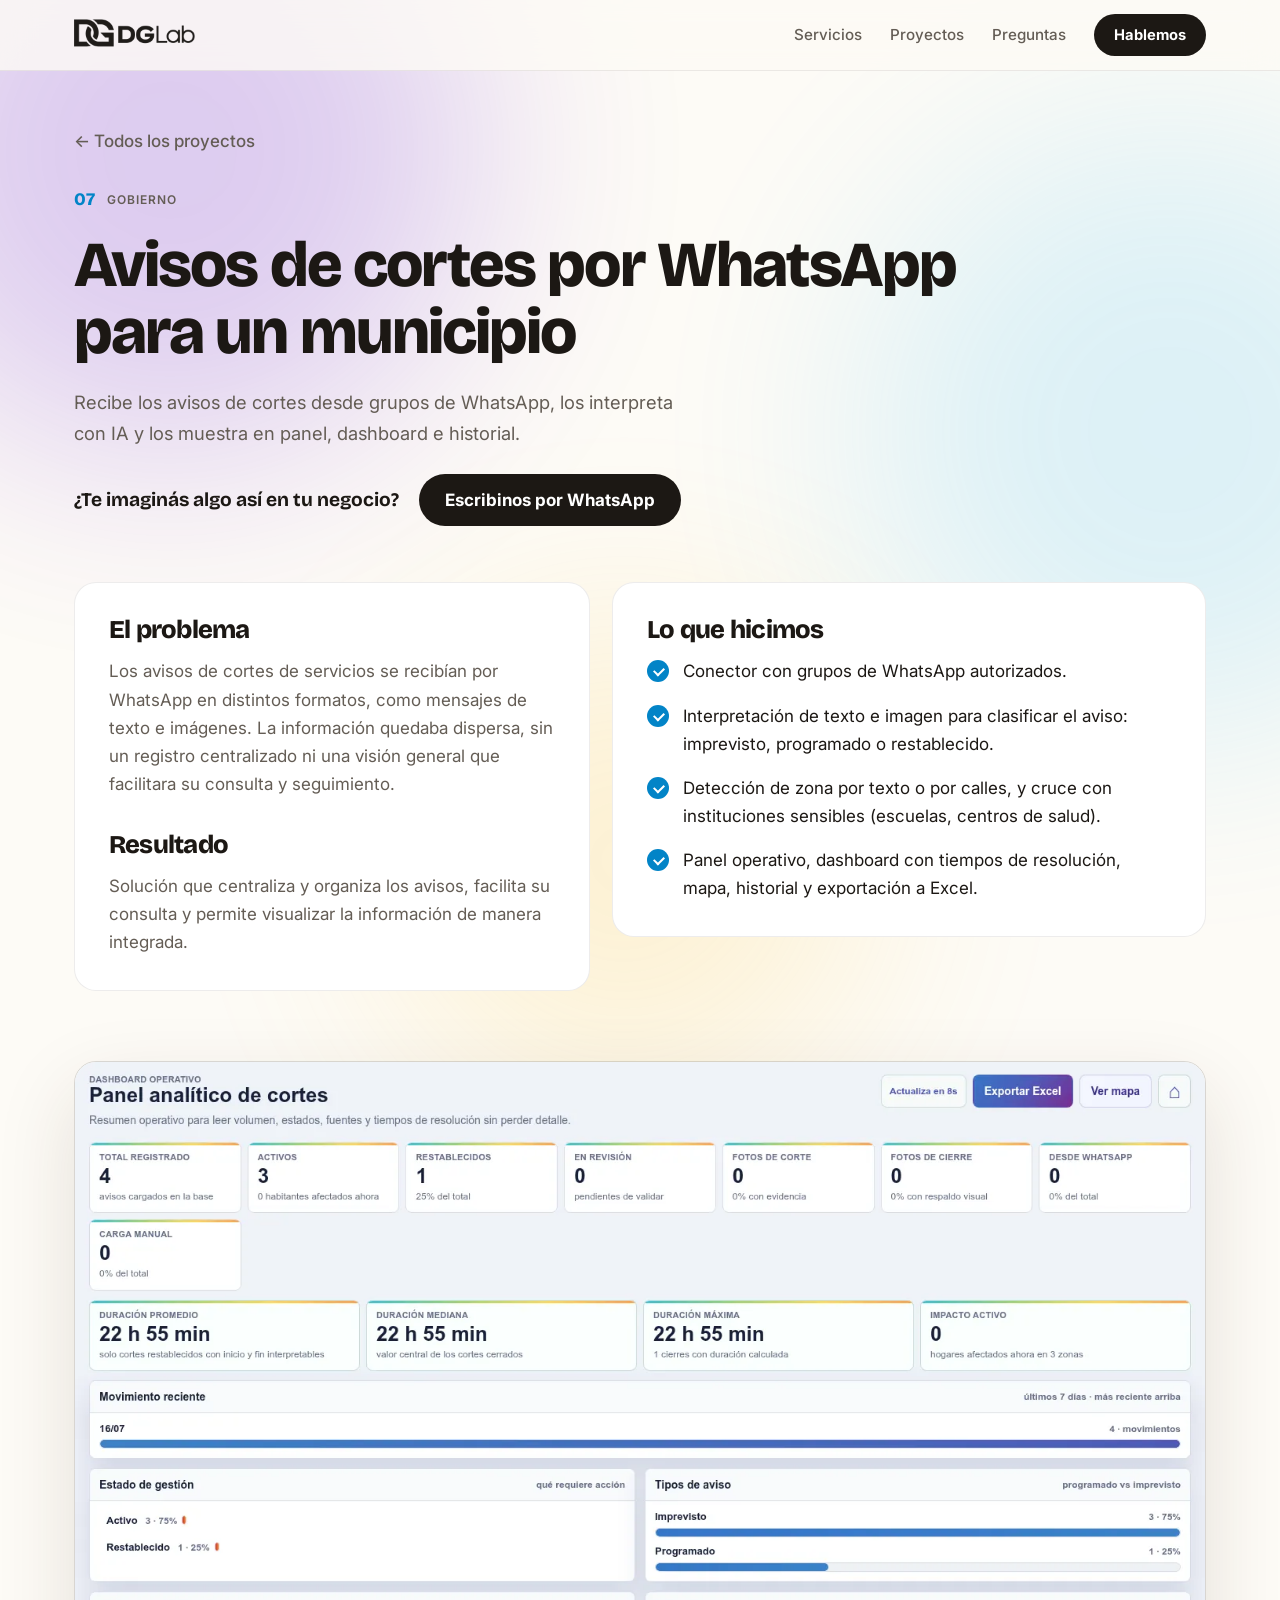
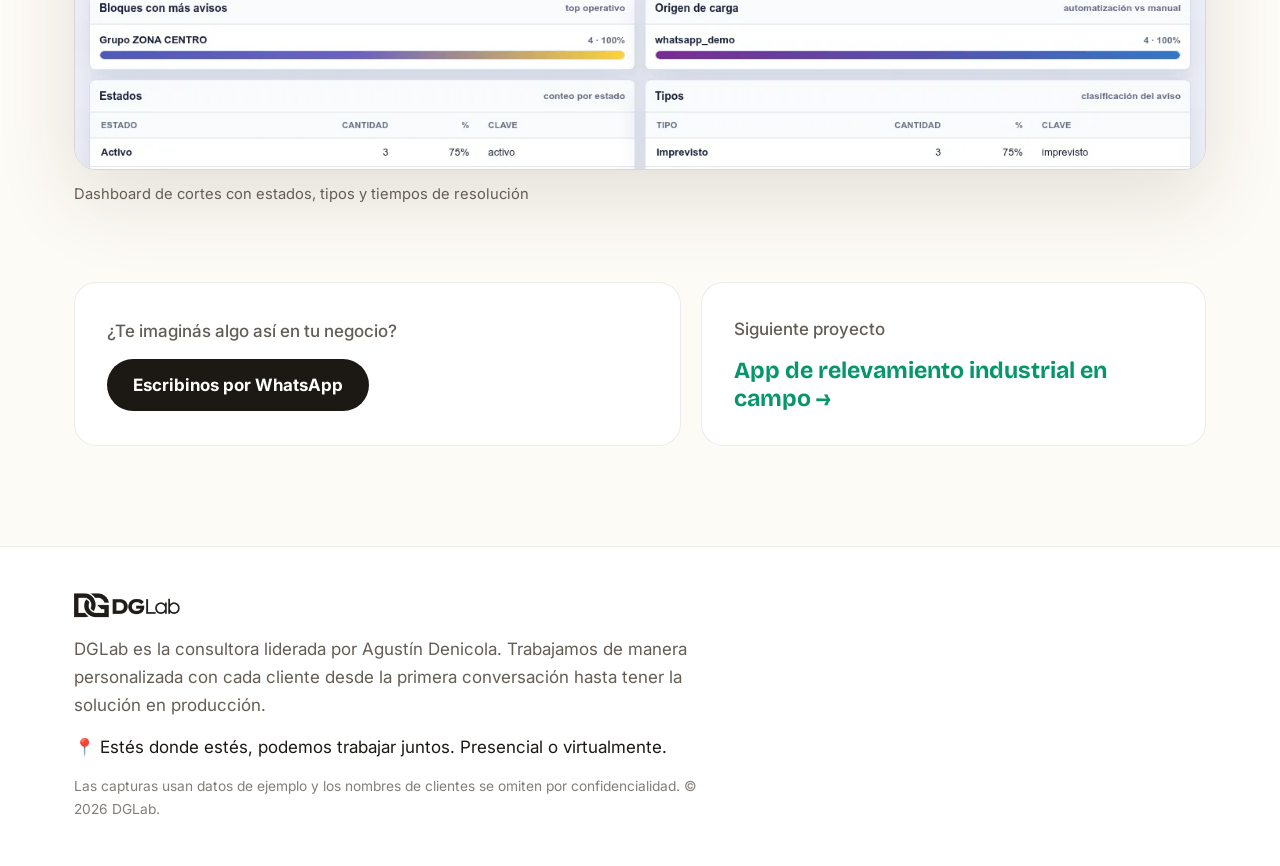
<file: site/proyectos/avisos-cortes-municipio.html>
<!doctype html>
<html lang="es">
<head>
<meta charset="utf-8" />
<meta name="viewport" content="width=device-width, initial-scale=1" />
<title>Avisos de cortes por WhatsApp para un municipio · DGLab</title>
<meta name="description" content="Recibe los avisos de cortes desde grupos de WhatsApp, los interpreta con IA y los muestra en panel, dashboard e historial." />
<meta name="theme-color" content="#fdfbf6" />
<meta property="og:type" content="website" />
<meta property="og:site_name" content="DGLab" />
<meta property="og:title" content="Avisos de cortes por WhatsApp para un municipio · DGLab" />
<meta property="og:description" content="Recibe los avisos de cortes desde grupos de WhatsApp, los interpreta con IA y los muestra en panel, dashboard e historial." />
<meta property="og:image" content="https://dglab-ar.com/img/og-dglab.jpg" />
<meta property="og:url" content="https://dglab-ar.com/proyectos/avisos-cortes-municipio" />
<link rel="canonical" href="https://dglab-ar.com/proyectos/avisos-cortes-municipio" />
<meta name="twitter:card" content="summary_large_image" />
<link rel="icon" href="../favicon.ico?v=2" sizes="any" />
<link rel="icon" href="../favicon.png?v=2" type="image/png" />
<link rel="apple-touch-icon" href="../img/dglab-icono.png" />
<link rel="preconnect" href="https://fonts.googleapis.com" /><link rel="preconnect" href="https://fonts.gstatic.com" crossorigin /><link href="https://fonts.googleapis.com/css2?family=Bricolage+Grotesque:opsz,wght@12..96,500;12..96,700;12..96,800&family=Inter:wght@400;500;600;700&display=swap" rel="stylesheet" />
<link rel="stylesheet" href="../styles.css" />
<script>document.documentElement.classList.add("js");</script>

<script src="../app.js" defer></script>
<script defer src="https://cloud.umami.is/script.js" data-website-id="85720f9e-abdc-4577-87f2-56e73641223c"></script>
</head>
<body>
<div class="blobs" aria-hidden="true"><span></span><span></span><span></span></div>
<header class="nav">
  <div class="nav-inner">
    <a class="brand" href="../index.html"><img src="../img/dglab-logo-tinta.png" alt="DGLab" width="137" height="36" /></a>
    <nav class="nav-links">
      <a href="../index.html#servicios">Servicios</a>
      <a href="../index.html#proyectos">Proyectos</a>
      <a href="../index.html#preguntas">Preguntas</a>
      <a class="button button-small" href="../index.html#contacto">Hablemos</a>
    </nav>
  </div>
</header>
<main class="project" style="--accent: #0284c7">
  <section class="project-hero">
    <a class="back" href="../index.html#proyectos">← Todos los proyectos</a>
    <div class="card-top"><span class="card-num">07</span><span class="tag">Gobierno</span></div>
    <h1>Avisos de cortes por WhatsApp para un municipio</h1>
    <p class="lead">Recibe los avisos de cortes desde grupos de WhatsApp, los interpreta con IA y los muestra en panel, dashboard e historial.</p>
    <div class="project-cta">
      <span>¿Te imaginás algo así en tu negocio?</span>
      <a class="button" href="https://wa.me/5493487207561?text=%C2%A1Hola%20DGLab%21%20Vi%20tu%20p%C3%A1gina%20y%20quer%C3%ADa%20consultar%20por%20un%20proyecto." target="_blank" rel="noopener" data-umami-event="WhatsApp proyecto arriba" data-umami-event-proyecto="avisos-cortes-municipio">Escribinos por WhatsApp</a>
    </div>
  </section>
  
  <div class="project-grid">
    <section class="panel reveal">
      <h2>El problema</h2>
      <p>Los avisos de cortes de servicios se recibían por WhatsApp en distintos formatos, como mensajes de texto e imágenes. La información quedaba dispersa, sin un registro centralizado ni una visión general que facilitara su consulta y seguimiento.</p>
      <h2>Resultado</h2>
      <p>Solución que centraliza y organiza los avisos, facilita su consulta y permite visualizar la información de manera integrada.</p>
    </section>
    <section class="panel reveal">
      <h2>Lo que hicimos</h2>
      <ul class="checks"><li>Conector con grupos de WhatsApp autorizados.</li><li>Interpretación de texto e imagen para clasificar el aviso: imprevisto, programado o restablecido.</li><li>Detección de zona por texto o por calles, y cruce con instituciones sensibles (escuelas, centros de salud).</li><li>Panel operativo, dashboard con tiempos de resolución, mapa, historial y exportación a Excel.</li></ul>
    </section>
  </div>
  <div class="gallery">
    <figure class="shot reveal">
      <a href="../img/municipio-dashboard.webp" target="_blank" rel="noopener"><img src="../img/municipio-dashboard.webp" alt="Dashboard de cortes con estados, tipos y tiempos de resolución" loading="lazy" width="1440" height="900" /></a>
      <figcaption>Dashboard de cortes con estados, tipos y tiempos de resolución</figcaption>
    </figure></div>
  <div class="next">
    <div class="next-cta reveal">
      <span>¿Te imaginás algo así en tu negocio?</span>
      <a class="button" href="https://wa.me/5493487207561?text=%C2%A1Hola%20DGLab%21%20Vi%20tu%20p%C3%A1gina%20y%20quer%C3%ADa%20consultar%20por%20un%20proyecto." target="_blank" rel="noopener" data-umami-event="WhatsApp proyecto" data-umami-event-proyecto="avisos-cortes-municipio">Escribinos por WhatsApp</a>
    </div>
    <a class="next-project reveal" href="relevamiento-industrial.html" style="--accent: #059669">
      <span>Siguiente proyecto</span>
      <strong>App de relevamiento industrial en campo →</strong>
    </a>
  </div>
</main>
<footer class="footer">
  <div class="footer-inner">
    <img src="../img/dglab-logo-tinta.png" alt="DGLab" width="137" height="36" />
    <p>DGLab es la consultora liderada por Agustín Denicola. Trabajamos de manera personalizada con cada cliente desde la primera conversación hasta tener la solución en producción.</p>
    <p class="footer-zone">📍 Estés donde estés, podemos trabajar juntos. Presencial o virtualmente.</p>
    <p class="footer-note">Las capturas usan datos de ejemplo y los nombres de clientes se omiten por confidencialidad. © 2026 DGLab.</p>
  </div>
</footer>
</body>
</html>
</file>
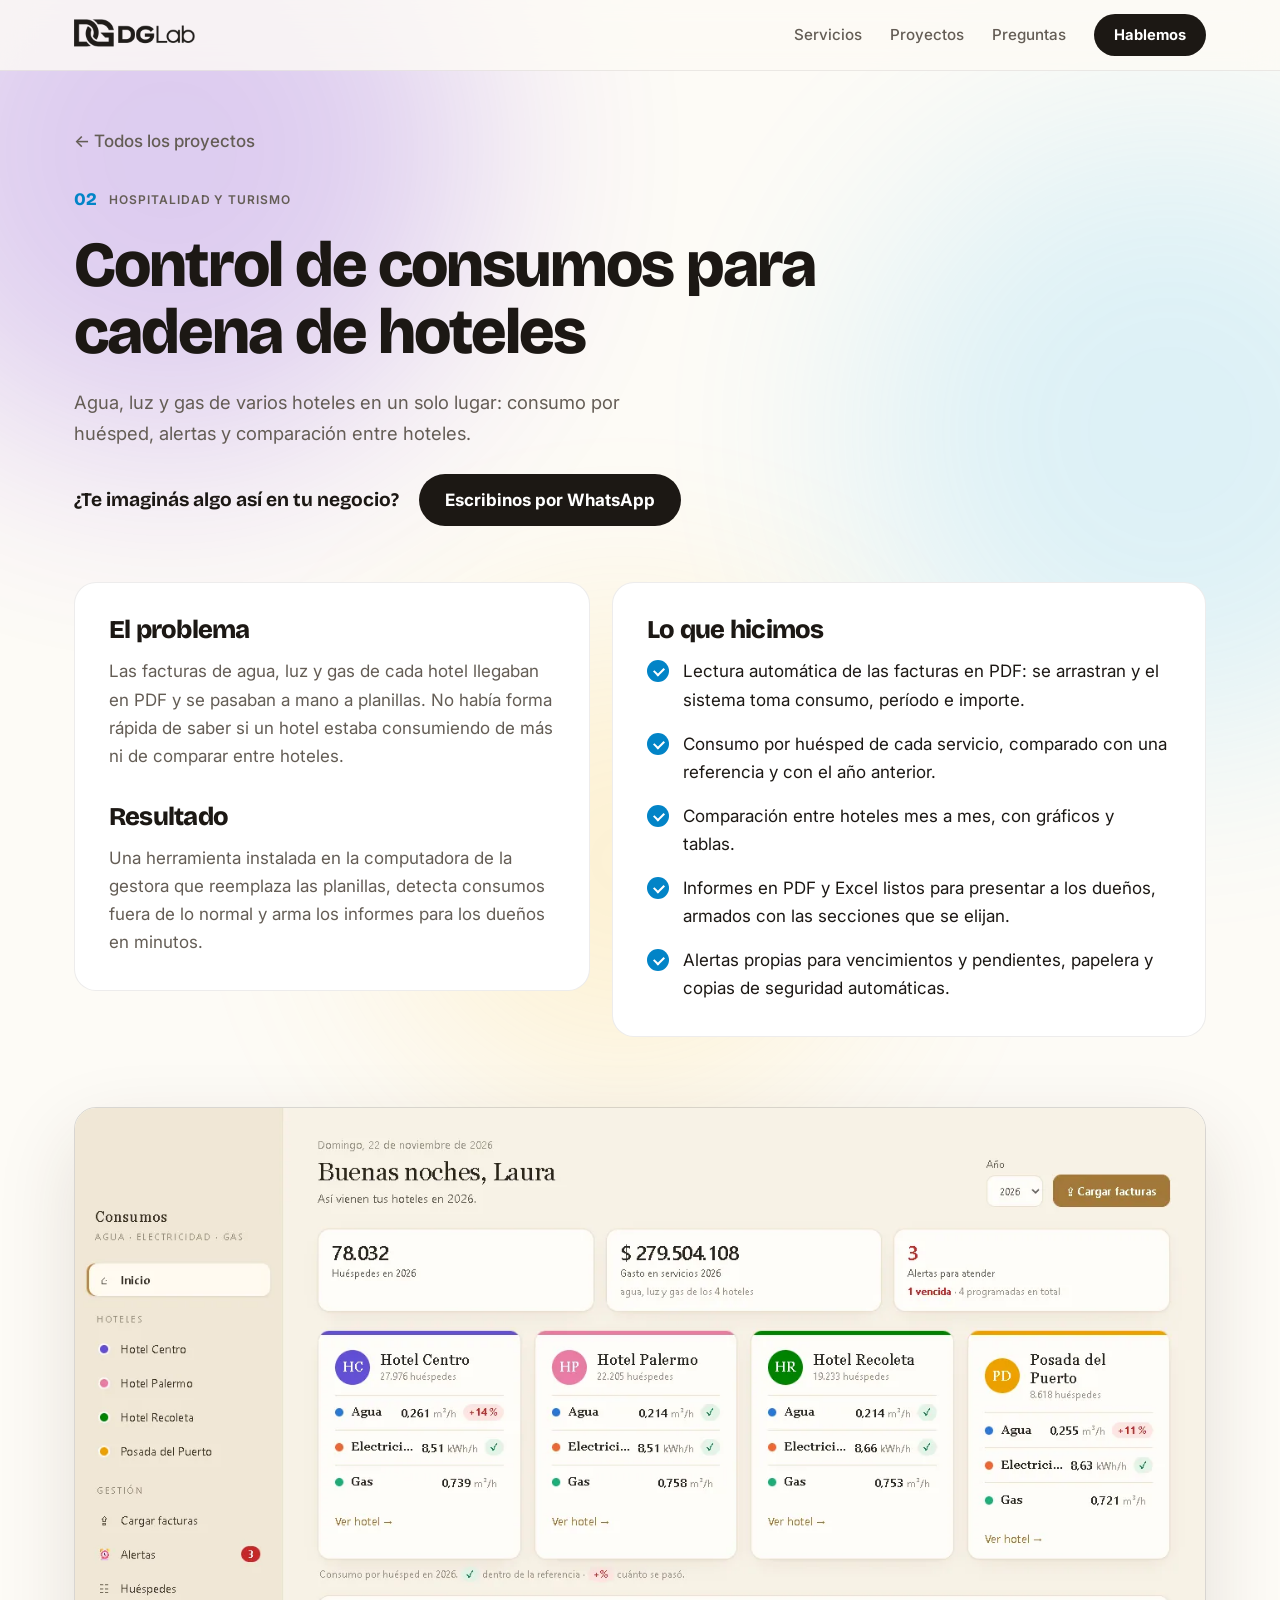
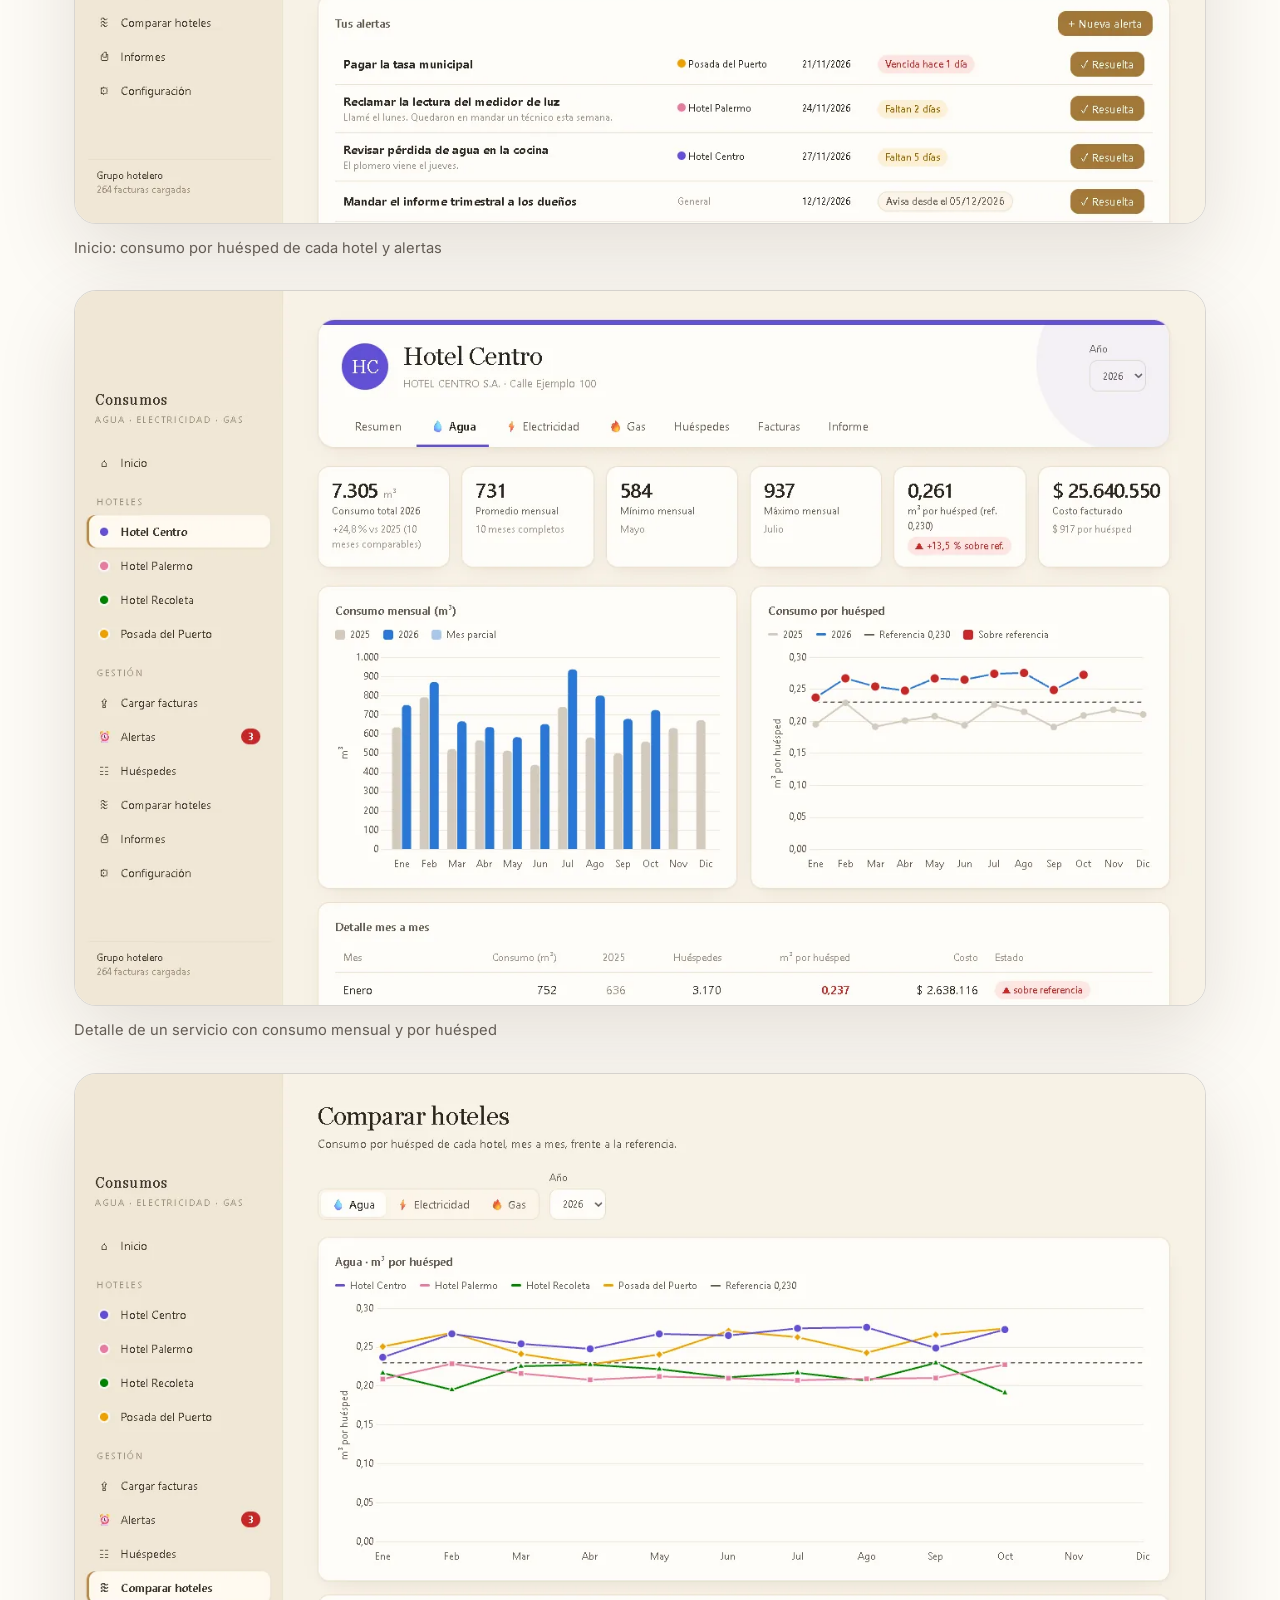
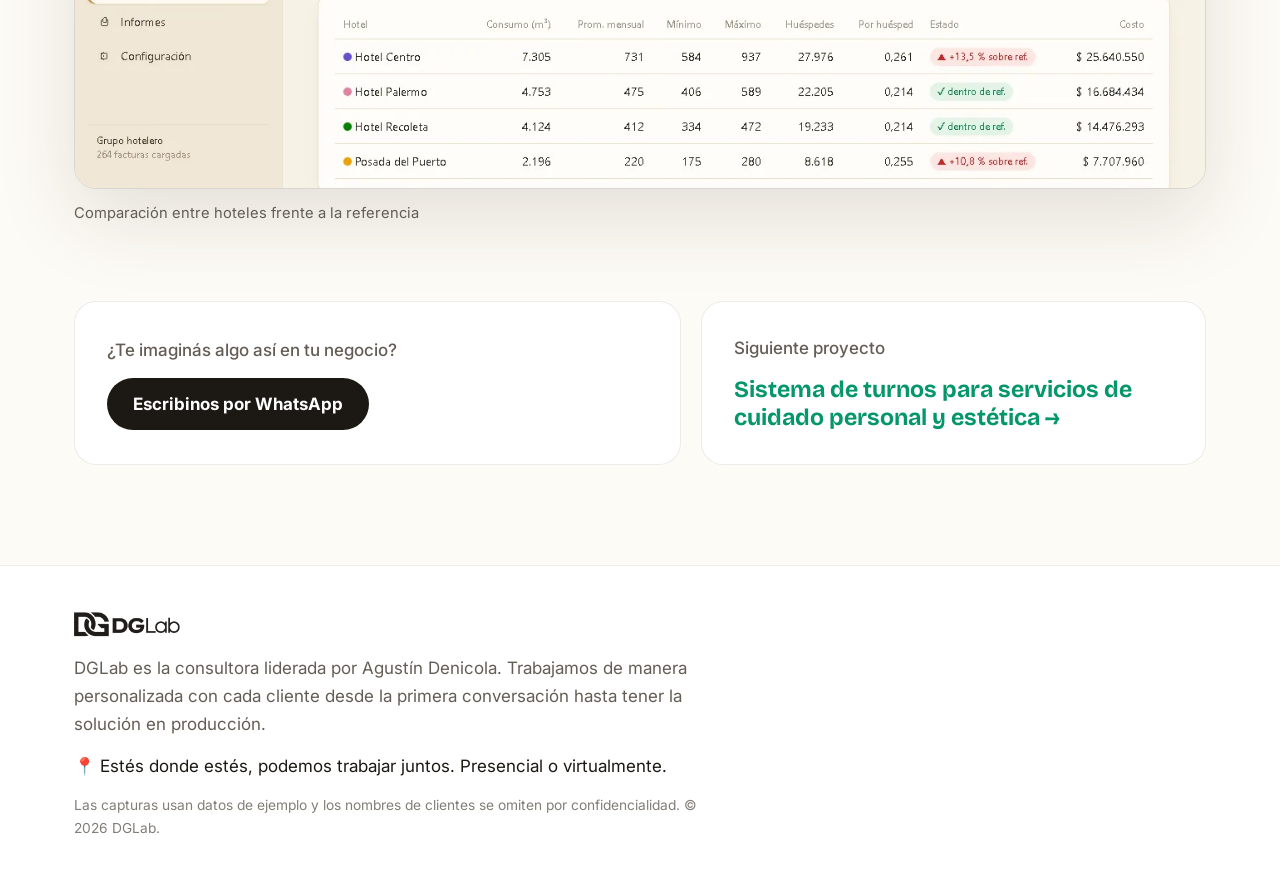
<file: site/proyectos/consumos-hoteles.html>
<!doctype html>
<html lang="es">
<head>
<meta charset="utf-8" />
<meta name="viewport" content="width=device-width, initial-scale=1" />
<title>Control de consumos para cadena de hoteles · DGLab</title>
<meta name="description" content="Agua, luz y gas de varios hoteles en un solo lugar: consumo por huésped, alertas y comparación entre hoteles." />
<meta name="theme-color" content="#fdfbf6" />
<meta property="og:type" content="website" />
<meta property="og:site_name" content="DGLab" />
<meta property="og:title" content="Control de consumos para cadena de hoteles · DGLab" />
<meta property="og:description" content="Agua, luz y gas de varios hoteles en un solo lugar: consumo por huésped, alertas y comparación entre hoteles." />
<meta property="og:image" content="https://dglab-ar.com/img/og-dglab.jpg" />
<meta property="og:url" content="https://dglab-ar.com/proyectos/consumos-hoteles" />
<link rel="canonical" href="https://dglab-ar.com/proyectos/consumos-hoteles" />
<meta name="twitter:card" content="summary_large_image" />
<link rel="icon" href="../favicon.ico?v=2" sizes="any" />
<link rel="icon" href="../favicon.png?v=2" type="image/png" />
<link rel="apple-touch-icon" href="../img/dglab-icono.png" />
<link rel="preconnect" href="https://fonts.googleapis.com" /><link rel="preconnect" href="https://fonts.gstatic.com" crossorigin /><link href="https://fonts.googleapis.com/css2?family=Bricolage+Grotesque:opsz,wght@12..96,500;12..96,700;12..96,800&family=Inter:wght@400;500;600;700&display=swap" rel="stylesheet" />
<link rel="stylesheet" href="../styles.css" />
<script>document.documentElement.classList.add("js");</script>

<script src="../app.js" defer></script>
<script defer src="https://cloud.umami.is/script.js" data-website-id="85720f9e-abdc-4577-87f2-56e73641223c"></script>
</head>
<body>
<div class="blobs" aria-hidden="true"><span></span><span></span><span></span></div>
<header class="nav">
  <div class="nav-inner">
    <a class="brand" href="../index.html"><img src="../img/dglab-logo-tinta.png" alt="DGLab" width="137" height="36" /></a>
    <nav class="nav-links">
      <a href="../index.html#servicios">Servicios</a>
      <a href="../index.html#proyectos">Proyectos</a>
      <a href="../index.html#preguntas">Preguntas</a>
      <a class="button button-small" href="../index.html#contacto">Hablemos</a>
    </nav>
  </div>
</header>
<main class="project" style="--accent: #0284c7">
  <section class="project-hero">
    <a class="back" href="../index.html#proyectos">← Todos los proyectos</a>
    <div class="card-top"><span class="card-num">02</span><span class="tag">Hospitalidad y turismo</span></div>
    <h1>Control de consumos para cadena de hoteles</h1>
    <p class="lead">Agua, luz y gas de varios hoteles en un solo lugar: consumo por huésped, alertas y comparación entre hoteles.</p>
    <div class="project-cta">
      <span>¿Te imaginás algo así en tu negocio?</span>
      <a class="button" href="https://wa.me/5493487207561?text=%C2%A1Hola%20DGLab%21%20Vi%20tu%20p%C3%A1gina%20y%20quer%C3%ADa%20consultar%20por%20un%20proyecto." target="_blank" rel="noopener" data-umami-event="WhatsApp proyecto arriba" data-umami-event-proyecto="consumos-hoteles">Escribinos por WhatsApp</a>
    </div>
  </section>
  
  <div class="project-grid">
    <section class="panel reveal">
      <h2>El problema</h2>
      <p>Las facturas de agua, luz y gas de cada hotel llegaban en PDF y se pasaban a mano a planillas. No había forma rápida de saber si un hotel estaba consumiendo de más ni de comparar entre hoteles.</p>
      <h2>Resultado</h2>
      <p>Una herramienta instalada en la computadora de la gestora que reemplaza las planillas, detecta consumos fuera de lo normal y arma los informes para los dueños en minutos.</p>
    </section>
    <section class="panel reveal">
      <h2>Lo que hicimos</h2>
      <ul class="checks"><li>Lectura automática de las facturas en PDF: se arrastran y el sistema toma consumo, período e importe.</li><li>Consumo por huésped de cada servicio, comparado con una referencia y con el año anterior.</li><li>Comparación entre hoteles mes a mes, con gráficos y tablas.</li><li>Informes en PDF y Excel listos para presentar a los dueños, armados con las secciones que se elijan.</li><li>Alertas propias para vencimientos y pendientes, papelera y copias de seguridad automáticas.</li></ul>
    </section>
  </div>
  <div class="gallery">
    <figure class="shot reveal">
      <a href="../img/hoteles-inicio.webp" target="_blank" rel="noopener"><img src="../img/hoteles-inicio.webp" alt="Inicio: consumo por huésped de cada hotel y alertas" loading="lazy" width="1360" height="860" /></a>
      <figcaption>Inicio: consumo por huésped de cada hotel y alertas</figcaption>
    </figure>
    <figure class="shot reveal">
      <a href="../img/hoteles-servicio.webp" target="_blank" rel="noopener"><img src="../img/hoteles-servicio.webp" alt="Detalle de un servicio con consumo mensual y por huésped" loading="lazy" width="1360" height="860" /></a>
      <figcaption>Detalle de un servicio con consumo mensual y por huésped</figcaption>
    </figure>
    <figure class="shot reveal">
      <a href="../img/hoteles-comparar.webp" target="_blank" rel="noopener"><img src="../img/hoteles-comparar.webp" alt="Comparación entre hoteles frente a la referencia" loading="lazy" width="1360" height="860" /></a>
      <figcaption>Comparación entre hoteles frente a la referencia</figcaption>
    </figure></div>
  <div class="next">
    <div class="next-cta reveal">
      <span>¿Te imaginás algo así en tu negocio?</span>
      <a class="button" href="https://wa.me/5493487207561?text=%C2%A1Hola%20DGLab%21%20Vi%20tu%20p%C3%A1gina%20y%20quer%C3%ADa%20consultar%20por%20un%20proyecto." target="_blank" rel="noopener" data-umami-event="WhatsApp proyecto" data-umami-event-proyecto="consumos-hoteles">Escribinos por WhatsApp</a>
    </div>
    <a class="next-project reveal" href="turnos-online-barberia.html" style="--accent: #059669">
      <span>Siguiente proyecto</span>
      <strong>Sistema de turnos para servicios de cuidado personal y estética →</strong>
    </a>
  </div>
</main>
<footer class="footer">
  <div class="footer-inner">
    <img src="../img/dglab-logo-tinta.png" alt="DGLab" width="137" height="36" />
    <p>DGLab es la consultora liderada por Agustín Denicola. Trabajamos de manera personalizada con cada cliente desde la primera conversación hasta tener la solución en producción.</p>
    <p class="footer-zone">📍 Estés donde estés, podemos trabajar juntos. Presencial o virtualmente.</p>
    <p class="footer-note">Las capturas usan datos de ejemplo y los nombres de clientes se omiten por confidencialidad. © 2026 DGLab.</p>
  </div>
</footer>
</body>
</html>
</file>
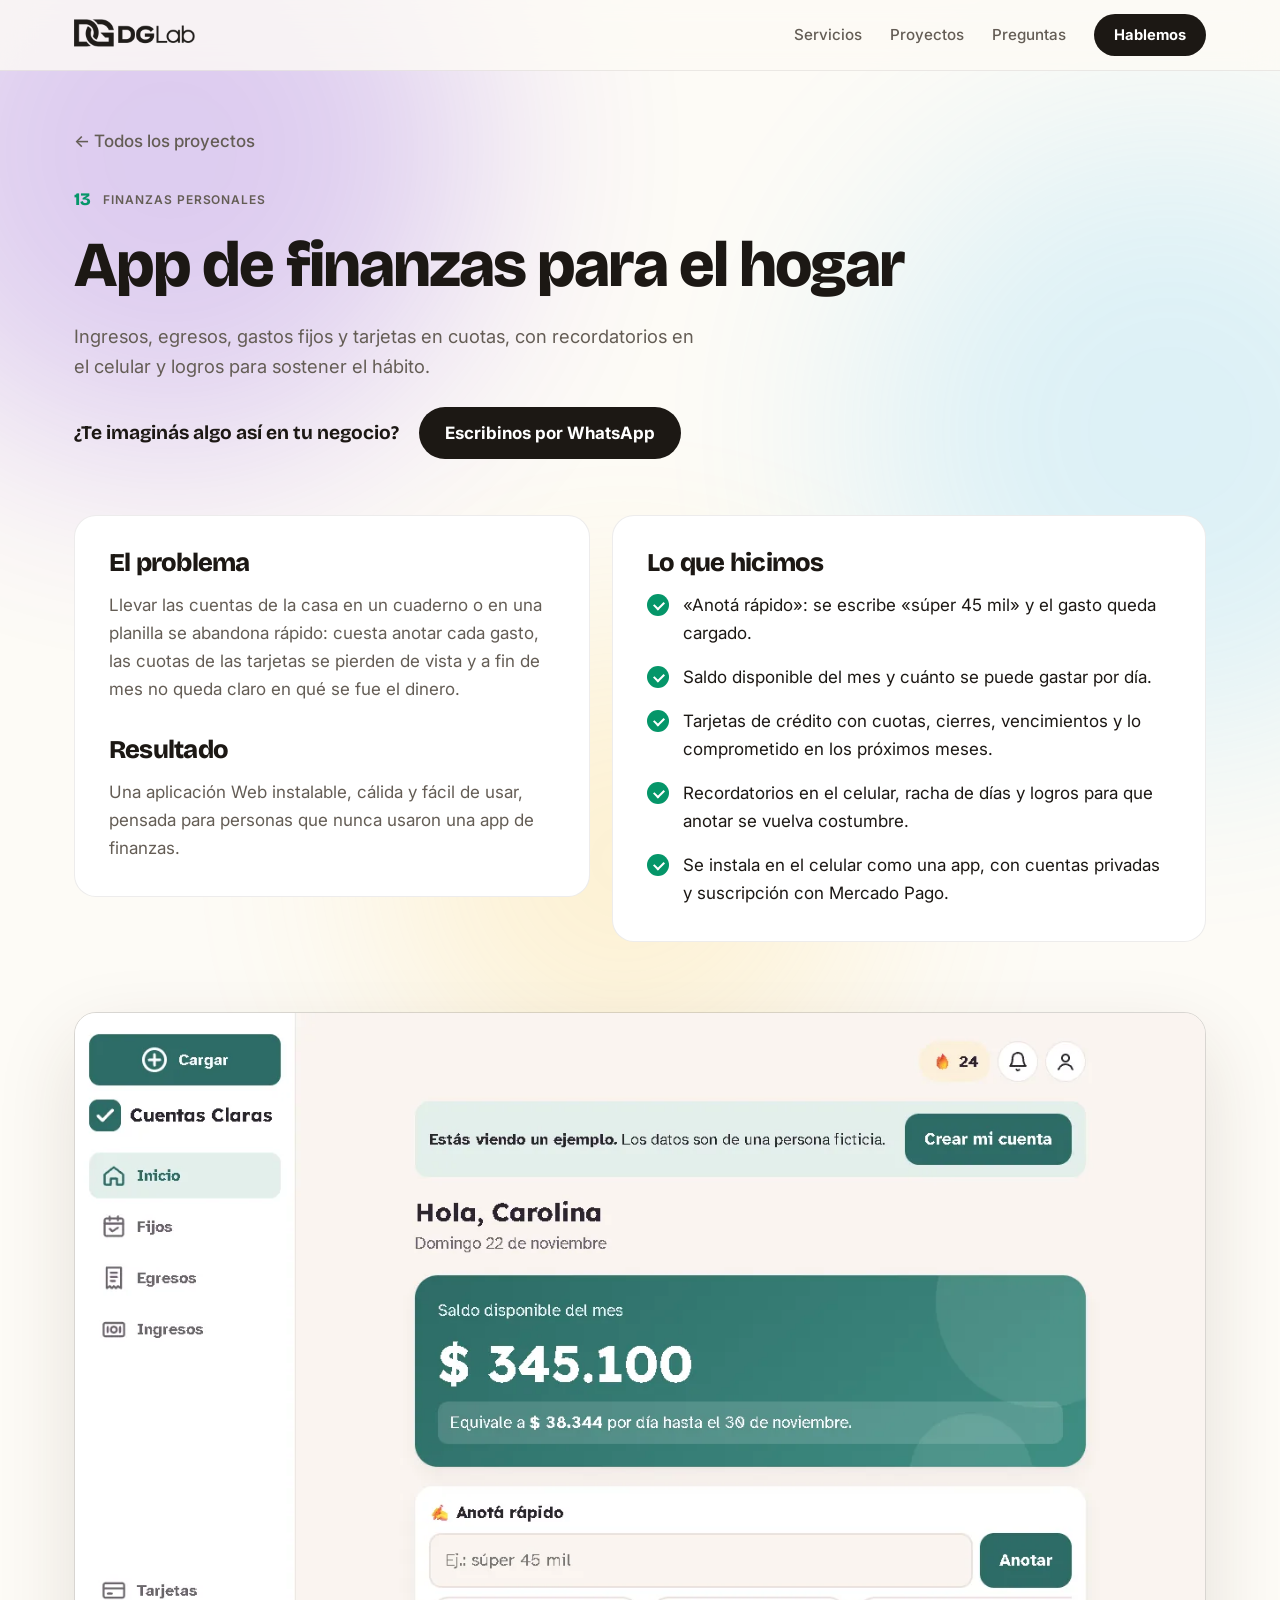
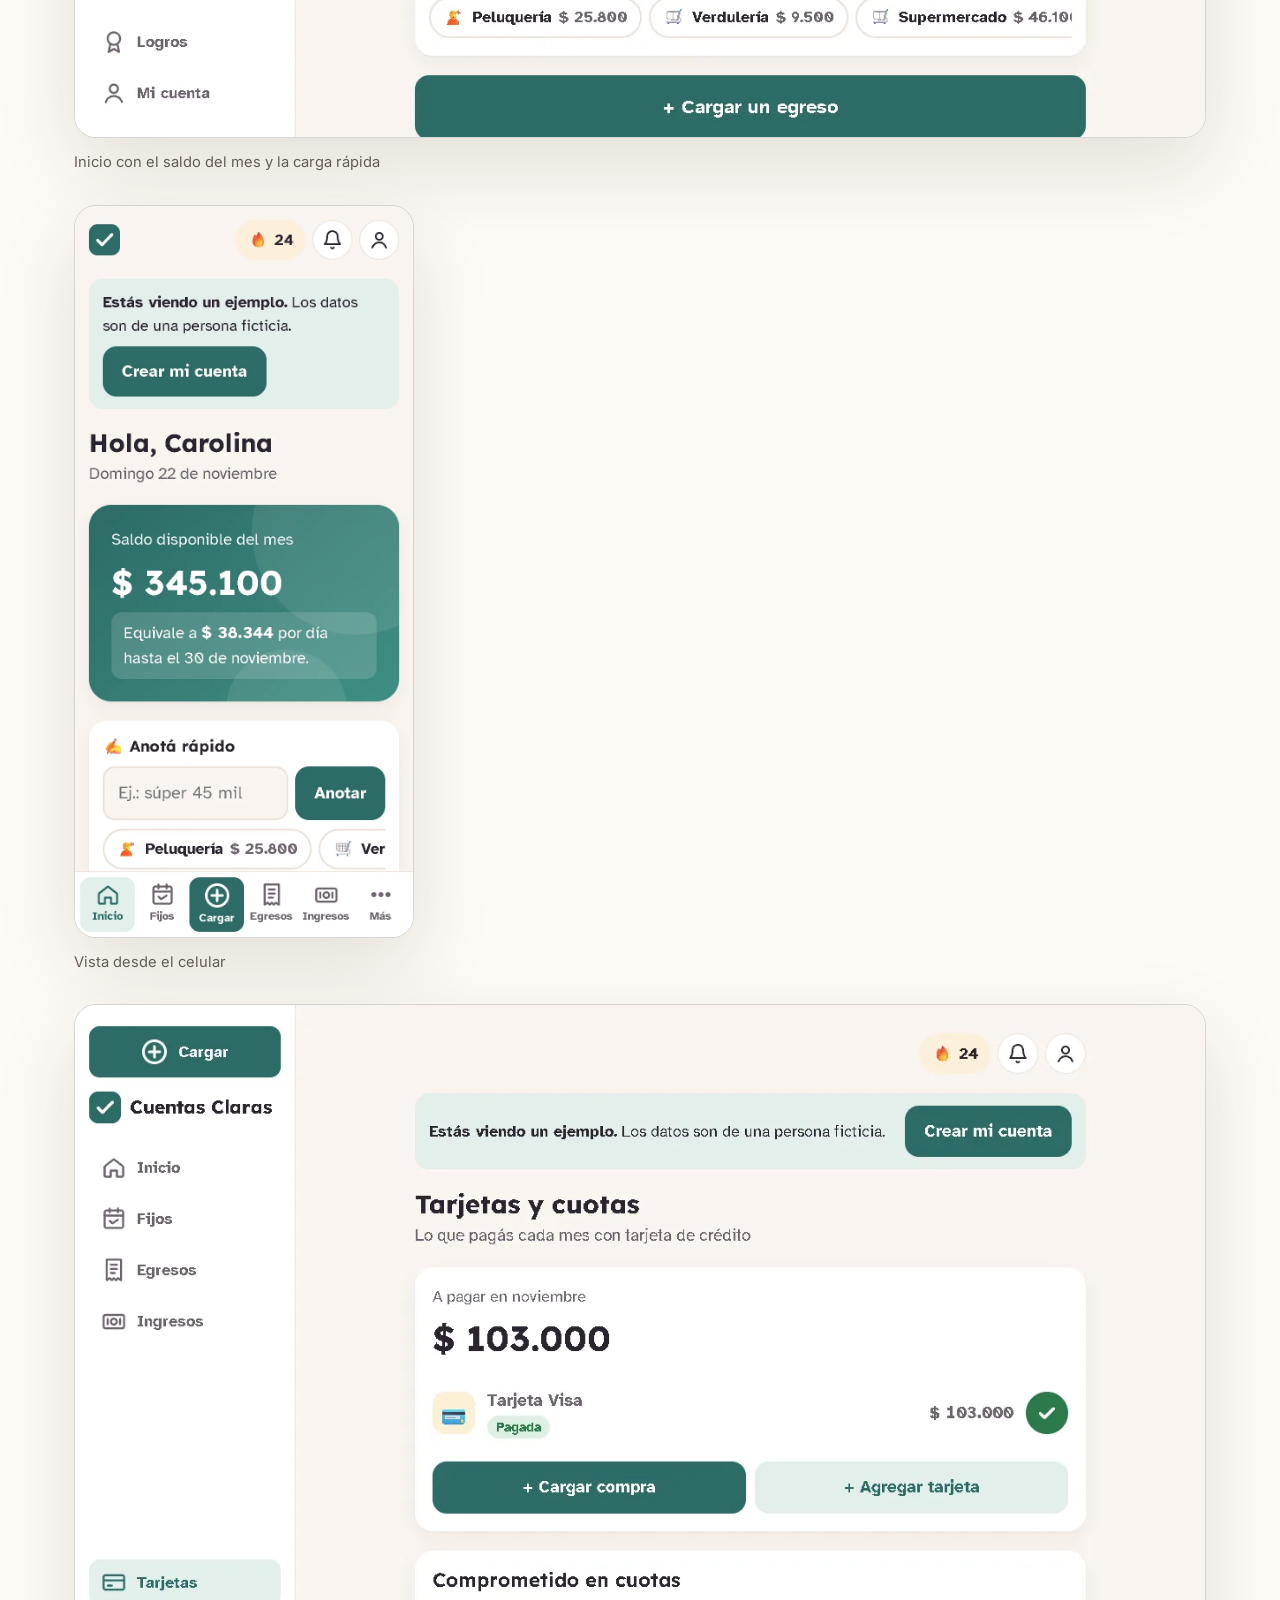
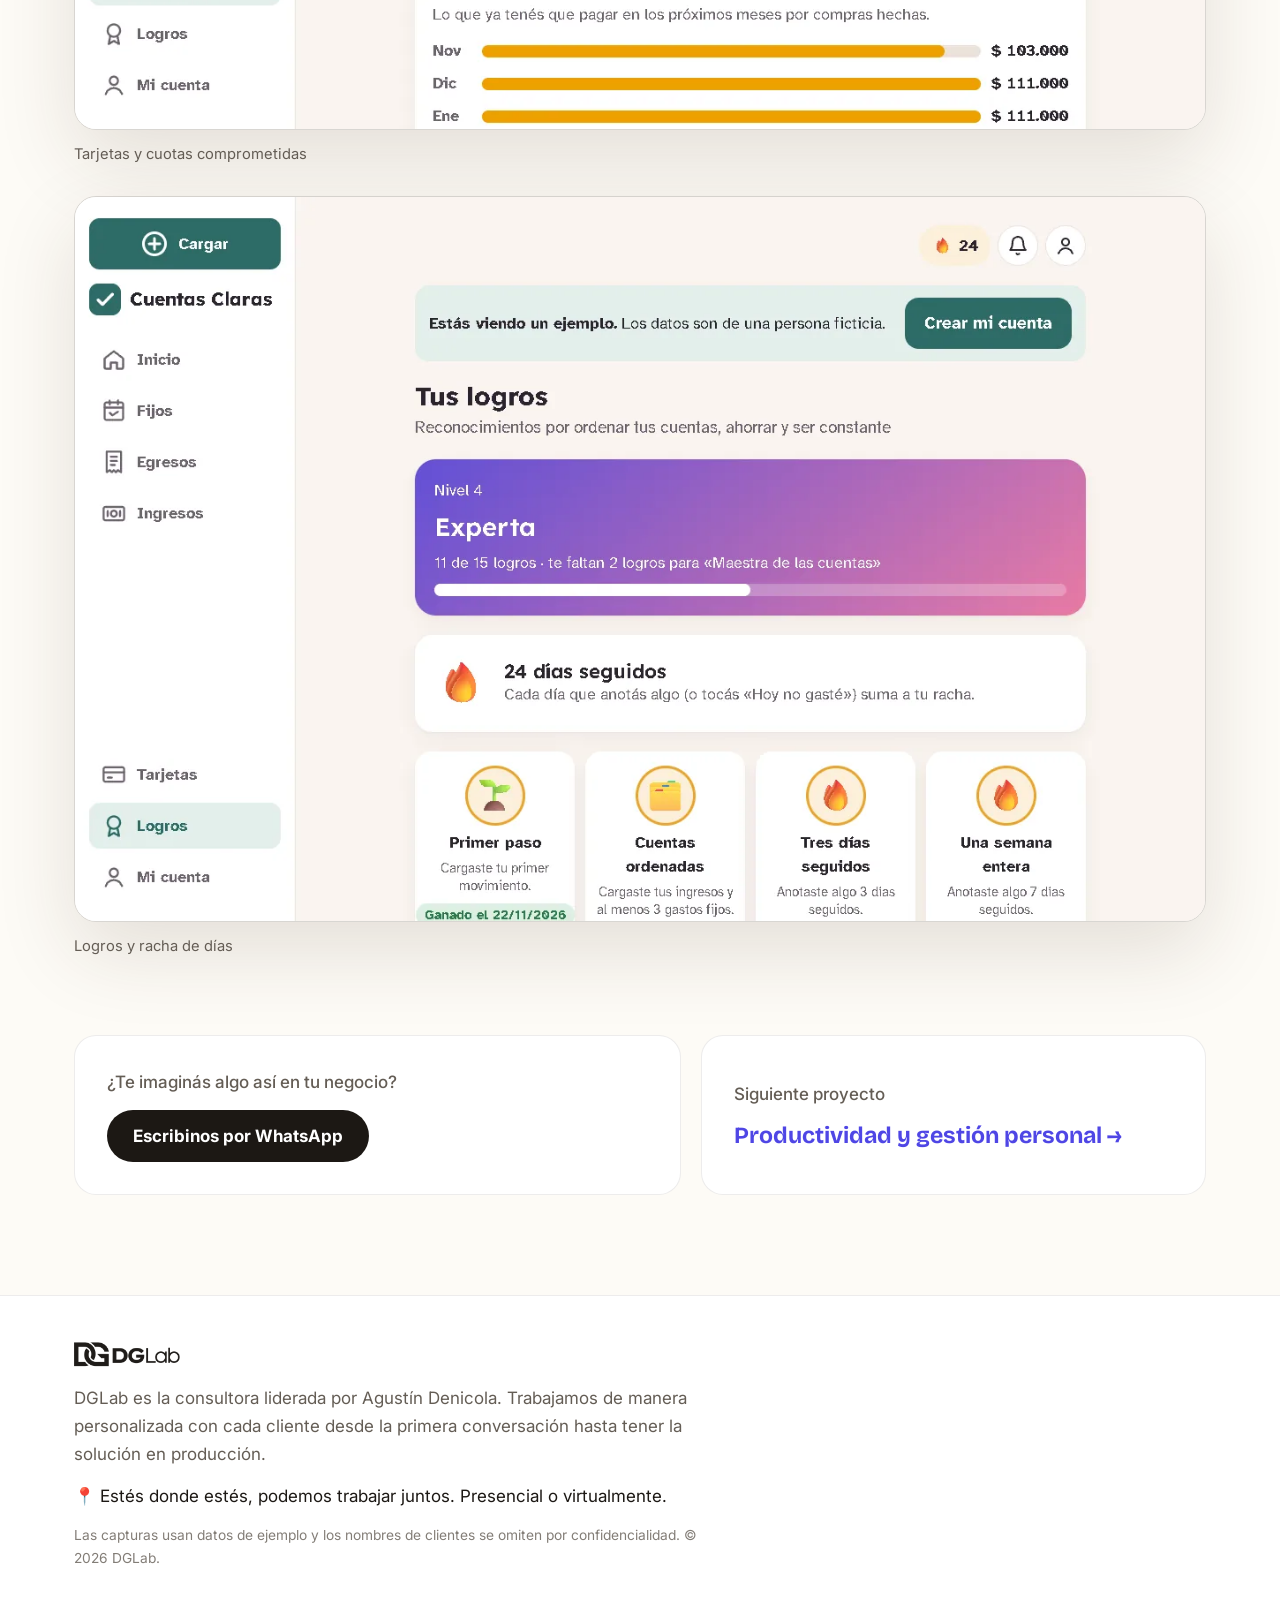
<file: site/proyectos/cuentas-claras.html>
<!doctype html>
<html lang="es">
<head>
<meta charset="utf-8" />
<meta name="viewport" content="width=device-width, initial-scale=1" />
<title>App de finanzas para el hogar · DGLab</title>
<meta name="description" content="Ingresos, egresos, gastos fijos y tarjetas en cuotas, con recordatorios en el celular y logros para sostener el hábito." />
<meta name="theme-color" content="#fdfbf6" />
<meta property="og:type" content="website" />
<meta property="og:site_name" content="DGLab" />
<meta property="og:title" content="App de finanzas para el hogar · DGLab" />
<meta property="og:description" content="Ingresos, egresos, gastos fijos y tarjetas en cuotas, con recordatorios en el celular y logros para sostener el hábito." />
<meta property="og:image" content="https://dglab-ar.com/img/og-dglab.jpg" />
<meta property="og:url" content="https://dglab-ar.com/proyectos/cuentas-claras" />
<link rel="canonical" href="https://dglab-ar.com/proyectos/cuentas-claras" />
<meta name="twitter:card" content="summary_large_image" />
<link rel="icon" href="../favicon.ico?v=2" sizes="any" />
<link rel="icon" href="../favicon.png?v=2" type="image/png" />
<link rel="apple-touch-icon" href="../img/dglab-icono.png" />
<link rel="preconnect" href="https://fonts.googleapis.com" /><link rel="preconnect" href="https://fonts.gstatic.com" crossorigin /><link href="https://fonts.googleapis.com/css2?family=Bricolage+Grotesque:opsz,wght@12..96,500;12..96,700;12..96,800&family=Inter:wght@400;500;600;700&display=swap" rel="stylesheet" />
<link rel="stylesheet" href="../styles.css" />
<script>document.documentElement.classList.add("js");</script>

<script src="../app.js" defer></script>
<script defer src="https://cloud.umami.is/script.js" data-website-id="85720f9e-abdc-4577-87f2-56e73641223c"></script>
</head>
<body>
<div class="blobs" aria-hidden="true"><span></span><span></span><span></span></div>
<header class="nav">
  <div class="nav-inner">
    <a class="brand" href="../index.html"><img src="../img/dglab-logo-tinta.png" alt="DGLab" width="137" height="36" /></a>
    <nav class="nav-links">
      <a href="../index.html#servicios">Servicios</a>
      <a href="../index.html#proyectos">Proyectos</a>
      <a href="../index.html#preguntas">Preguntas</a>
      <a class="button button-small" href="../index.html#contacto">Hablemos</a>
    </nav>
  </div>
</header>
<main class="project" style="--accent: #059669">
  <section class="project-hero">
    <a class="back" href="../index.html#proyectos">← Todos los proyectos</a>
    <div class="card-top"><span class="card-num">13</span><span class="tag">Finanzas personales</span></div>
    <h1>App de finanzas para el hogar</h1>
    <p class="lead">Ingresos, egresos, gastos fijos y tarjetas en cuotas, con recordatorios en el celular y logros para sostener el hábito.</p>
    <div class="project-cta">
      <span>¿Te imaginás algo así en tu negocio?</span>
      <a class="button" href="https://wa.me/5493487207561?text=%C2%A1Hola%20DGLab%21%20Vi%20tu%20p%C3%A1gina%20y%20quer%C3%ADa%20consultar%20por%20un%20proyecto." target="_blank" rel="noopener" data-umami-event="WhatsApp proyecto arriba" data-umami-event-proyecto="cuentas-claras">Escribinos por WhatsApp</a>
    </div>
  </section>
  
  <div class="project-grid">
    <section class="panel reveal">
      <h2>El problema</h2>
      <p>Llevar las cuentas de la casa en un cuaderno o en una planilla se abandona rápido: cuesta anotar cada gasto, las cuotas de las tarjetas se pierden de vista y a fin de mes no queda claro en qué se fue el dinero.</p>
      <h2>Resultado</h2>
      <p>Una aplicación Web instalable, cálida y fácil de usar, pensada para personas que nunca usaron una app de finanzas.</p>
    </section>
    <section class="panel reveal">
      <h2>Lo que hicimos</h2>
      <ul class="checks"><li>«Anotá rápido»: se escribe «súper 45 mil» y el gasto queda cargado.</li><li>Saldo disponible del mes y cuánto se puede gastar por día.</li><li>Tarjetas de crédito con cuotas, cierres, vencimientos y lo comprometido en los próximos meses.</li><li>Recordatorios en el celular, racha de días y logros para que anotar se vuelva costumbre.</li><li>Se instala en el celular como una app, con cuentas privadas y suscripción con Mercado Pago.</li></ul>
    </section>
  </div>
  <div class="gallery">
    <figure class="shot reveal">
      <a href="../img/cuentas-inicio.webp" target="_blank" rel="noopener"><img src="../img/cuentas-inicio.webp" alt="Inicio con el saldo del mes y la carga rápida" loading="lazy" width="1280" height="820" /></a>
      <figcaption>Inicio con el saldo del mes y la carga rápida</figcaption>
    </figure>
    <figure class="shot tall reveal">
      <a href="../img/cuentas-mobile.webp" target="_blank" rel="noopener"><img src="../img/cuentas-mobile.webp" alt="Vista desde el celular" loading="lazy" width="780" height="1688" /></a>
      <figcaption>Vista desde el celular</figcaption>
    </figure>
    <figure class="shot reveal">
      <a href="../img/cuentas-tarjetas.webp" target="_blank" rel="noopener"><img src="../img/cuentas-tarjetas.webp" alt="Tarjetas y cuotas comprometidas" loading="lazy" width="1280" height="820" /></a>
      <figcaption>Tarjetas y cuotas comprometidas</figcaption>
    </figure>
    <figure class="shot reveal">
      <a href="../img/cuentas-logros.webp" target="_blank" rel="noopener"><img src="../img/cuentas-logros.webp" alt="Logros y racha de días" loading="lazy" width="1280" height="820" /></a>
      <figcaption>Logros y racha de días</figcaption>
    </figure></div>
  <div class="next">
    <div class="next-cta reveal">
      <span>¿Te imaginás algo así en tu negocio?</span>
      <a class="button" href="https://wa.me/5493487207561?text=%C2%A1Hola%20DGLab%21%20Vi%20tu%20p%C3%A1gina%20y%20quer%C3%ADa%20consultar%20por%20un%20proyecto." target="_blank" rel="noopener" data-umami-event="WhatsApp proyecto" data-umami-event-proyecto="cuentas-claras">Escribinos por WhatsApp</a>
    </div>
    <a class="next-project reveal" href="app-finanzas-y-rutina.html" style="--accent: #4f46e5">
      <span>Siguiente proyecto</span>
      <strong>Productividad y gestión personal →</strong>
    </a>
  </div>
</main>
<footer class="footer">
  <div class="footer-inner">
    <img src="../img/dglab-logo-tinta.png" alt="DGLab" width="137" height="36" />
    <p>DGLab es la consultora liderada por Agustín Denicola. Trabajamos de manera personalizada con cada cliente desde la primera conversación hasta tener la solución en producción.</p>
    <p class="footer-zone">📍 Estés donde estés, podemos trabajar juntos. Presencial o virtualmente.</p>
    <p class="footer-note">Las capturas usan datos de ejemplo y los nombres de clientes se omiten por confidencialidad. © 2026 DGLab.</p>
  </div>
</footer>
</body>
</html>
</file>
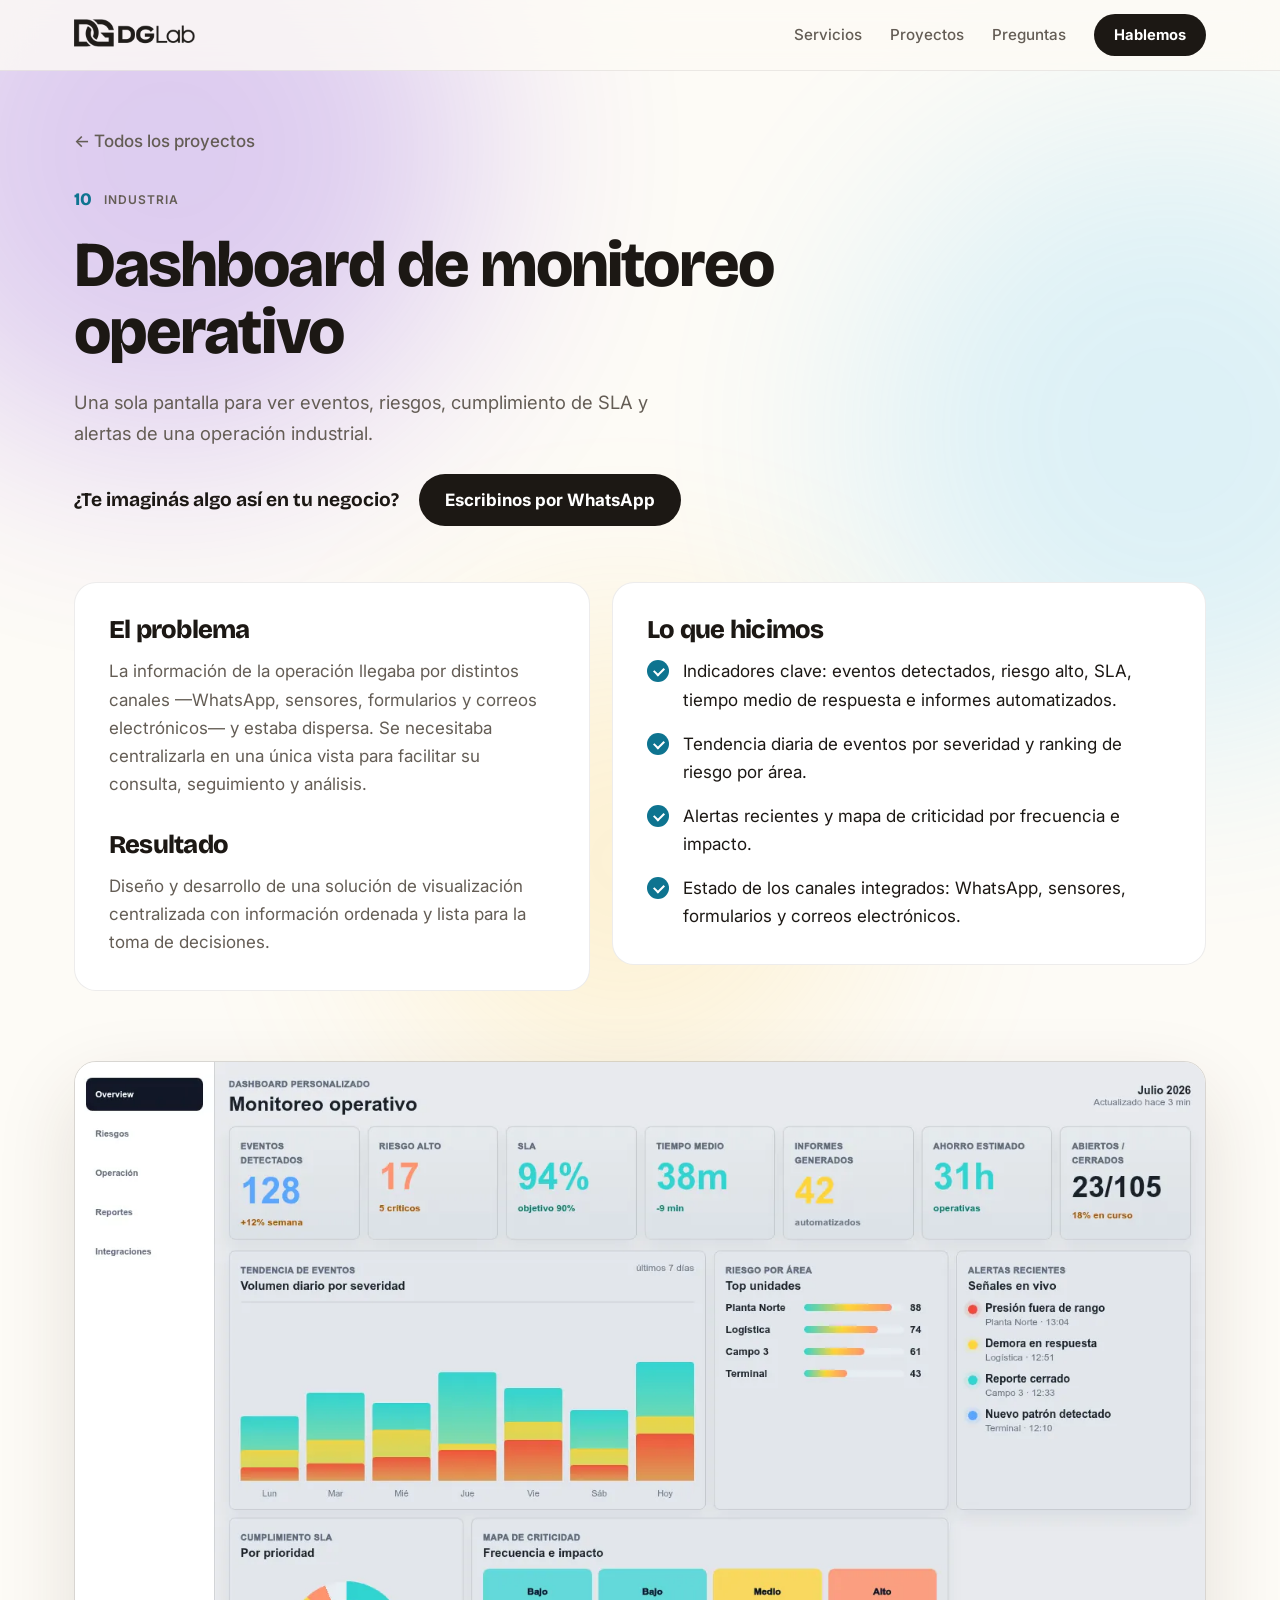
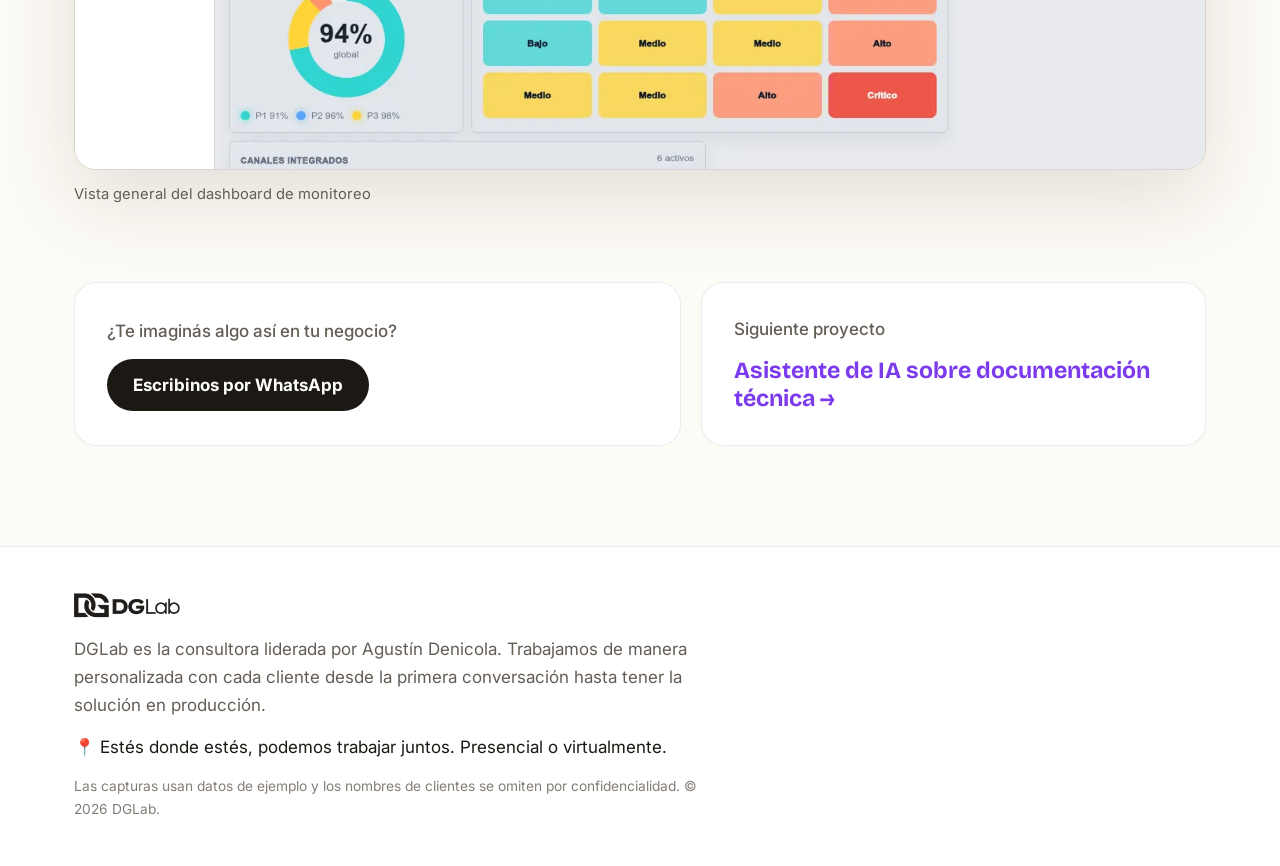
<file: site/proyectos/dashboard-monitoreo-operativo.html>
<!doctype html>
<html lang="es">
<head>
<meta charset="utf-8" />
<meta name="viewport" content="width=device-width, initial-scale=1" />
<title>Dashboard de monitoreo operativo · DGLab</title>
<meta name="description" content="Una sola pantalla para ver eventos, riesgos, cumplimiento de SLA y alertas de una operación industrial." />
<meta name="theme-color" content="#fdfbf6" />
<meta property="og:type" content="website" />
<meta property="og:site_name" content="DGLab" />
<meta property="og:title" content="Dashboard de monitoreo operativo · DGLab" />
<meta property="og:description" content="Una sola pantalla para ver eventos, riesgos, cumplimiento de SLA y alertas de una operación industrial." />
<meta property="og:image" content="https://dglab-ar.com/img/og-dglab.jpg" />
<meta property="og:url" content="https://dglab-ar.com/proyectos/dashboard-monitoreo-operativo" />
<link rel="canonical" href="https://dglab-ar.com/proyectos/dashboard-monitoreo-operativo" />
<meta name="twitter:card" content="summary_large_image" />
<link rel="icon" href="../favicon.ico?v=2" sizes="any" />
<link rel="icon" href="../favicon.png?v=2" type="image/png" />
<link rel="apple-touch-icon" href="../img/dglab-icono.png" />
<link rel="preconnect" href="https://fonts.googleapis.com" /><link rel="preconnect" href="https://fonts.gstatic.com" crossorigin /><link href="https://fonts.googleapis.com/css2?family=Bricolage+Grotesque:opsz,wght@12..96,500;12..96,700;12..96,800&family=Inter:wght@400;500;600;700&display=swap" rel="stylesheet" />
<link rel="stylesheet" href="../styles.css" />
<script>document.documentElement.classList.add("js");</script>

<script src="../app.js" defer></script>
<script defer src="https://cloud.umami.is/script.js" data-website-id="85720f9e-abdc-4577-87f2-56e73641223c"></script>
</head>
<body>
<div class="blobs" aria-hidden="true"><span></span><span></span><span></span></div>
<header class="nav">
  <div class="nav-inner">
    <a class="brand" href="../index.html"><img src="../img/dglab-logo-tinta.png" alt="DGLab" width="137" height="36" /></a>
    <nav class="nav-links">
      <a href="../index.html#servicios">Servicios</a>
      <a href="../index.html#proyectos">Proyectos</a>
      <a href="../index.html#preguntas">Preguntas</a>
      <a class="button button-small" href="../index.html#contacto">Hablemos</a>
    </nav>
  </div>
</header>
<main class="project" style="--accent: #0e7490">
  <section class="project-hero">
    <a class="back" href="../index.html#proyectos">← Todos los proyectos</a>
    <div class="card-top"><span class="card-num">10</span><span class="tag">Industria</span></div>
    <h1>Dashboard de monitoreo operativo</h1>
    <p class="lead">Una sola pantalla para ver eventos, riesgos, cumplimiento de SLA y alertas de una operación industrial.</p>
    <div class="project-cta">
      <span>¿Te imaginás algo así en tu negocio?</span>
      <a class="button" href="https://wa.me/5493487207561?text=%C2%A1Hola%20DGLab%21%20Vi%20tu%20p%C3%A1gina%20y%20quer%C3%ADa%20consultar%20por%20un%20proyecto." target="_blank" rel="noopener" data-umami-event="WhatsApp proyecto arriba" data-umami-event-proyecto="dashboard-monitoreo-operativo">Escribinos por WhatsApp</a>
    </div>
  </section>
  
  <div class="project-grid">
    <section class="panel reveal">
      <h2>El problema</h2>
      <p>La información de la operación llegaba por distintos canales —WhatsApp, sensores, formularios y correos electrónicos— y estaba dispersa. Se necesitaba centralizarla en una única vista para facilitar su consulta, seguimiento y análisis.</p>
      <h2>Resultado</h2>
      <p>Diseño y desarrollo de una solución de visualización centralizada con información ordenada y lista para la toma de decisiones.</p>
    </section>
    <section class="panel reveal">
      <h2>Lo que hicimos</h2>
      <ul class="checks"><li>Indicadores clave: eventos detectados, riesgo alto, SLA, tiempo medio de respuesta e informes automatizados.</li><li>Tendencia diaria de eventos por severidad y ranking de riesgo por área.</li><li>Alertas recientes y mapa de criticidad por frecuencia e impacto.</li><li>Estado de los canales integrados: WhatsApp, sensores, formularios y correos electrónicos.</li></ul>
    </section>
  </div>
  <div class="gallery">
    <figure class="shot reveal">
      <a href="../img/dashboard-monitoreo.webp" target="_blank" rel="noopener"><img src="../img/dashboard-monitoreo.webp" alt="Vista general del dashboard de monitoreo" loading="lazy" width="1440" height="900" /></a>
      <figcaption>Vista general del dashboard de monitoreo</figcaption>
    </figure></div>
  <div class="next">
    <div class="next-cta reveal">
      <span>¿Te imaginás algo así en tu negocio?</span>
      <a class="button" href="https://wa.me/5493487207561?text=%C2%A1Hola%20DGLab%21%20Vi%20tu%20p%C3%A1gina%20y%20quer%C3%ADa%20consultar%20por%20un%20proyecto." target="_blank" rel="noopener" data-umami-event="WhatsApp proyecto" data-umami-event-proyecto="dashboard-monitoreo-operativo">Escribinos por WhatsApp</a>
    </div>
    <a class="next-project reveal" href="asistente-ia-documentacion.html" style="--accent: #7c3aed">
      <span>Siguiente proyecto</span>
      <strong>Asistente de IA sobre documentación técnica →</strong>
    </a>
  </div>
</main>
<footer class="footer">
  <div class="footer-inner">
    <img src="../img/dglab-logo-tinta.png" alt="DGLab" width="137" height="36" />
    <p>DGLab es la consultora liderada por Agustín Denicola. Trabajamos de manera personalizada con cada cliente desde la primera conversación hasta tener la solución en producción.</p>
    <p class="footer-zone">📍 Estés donde estés, podemos trabajar juntos. Presencial o virtualmente.</p>
    <p class="footer-note">Las capturas usan datos de ejemplo y los nombres de clientes se omiten por confidencialidad. © 2026 DGLab.</p>
  </div>
</footer>
</body>
</html>
</file>
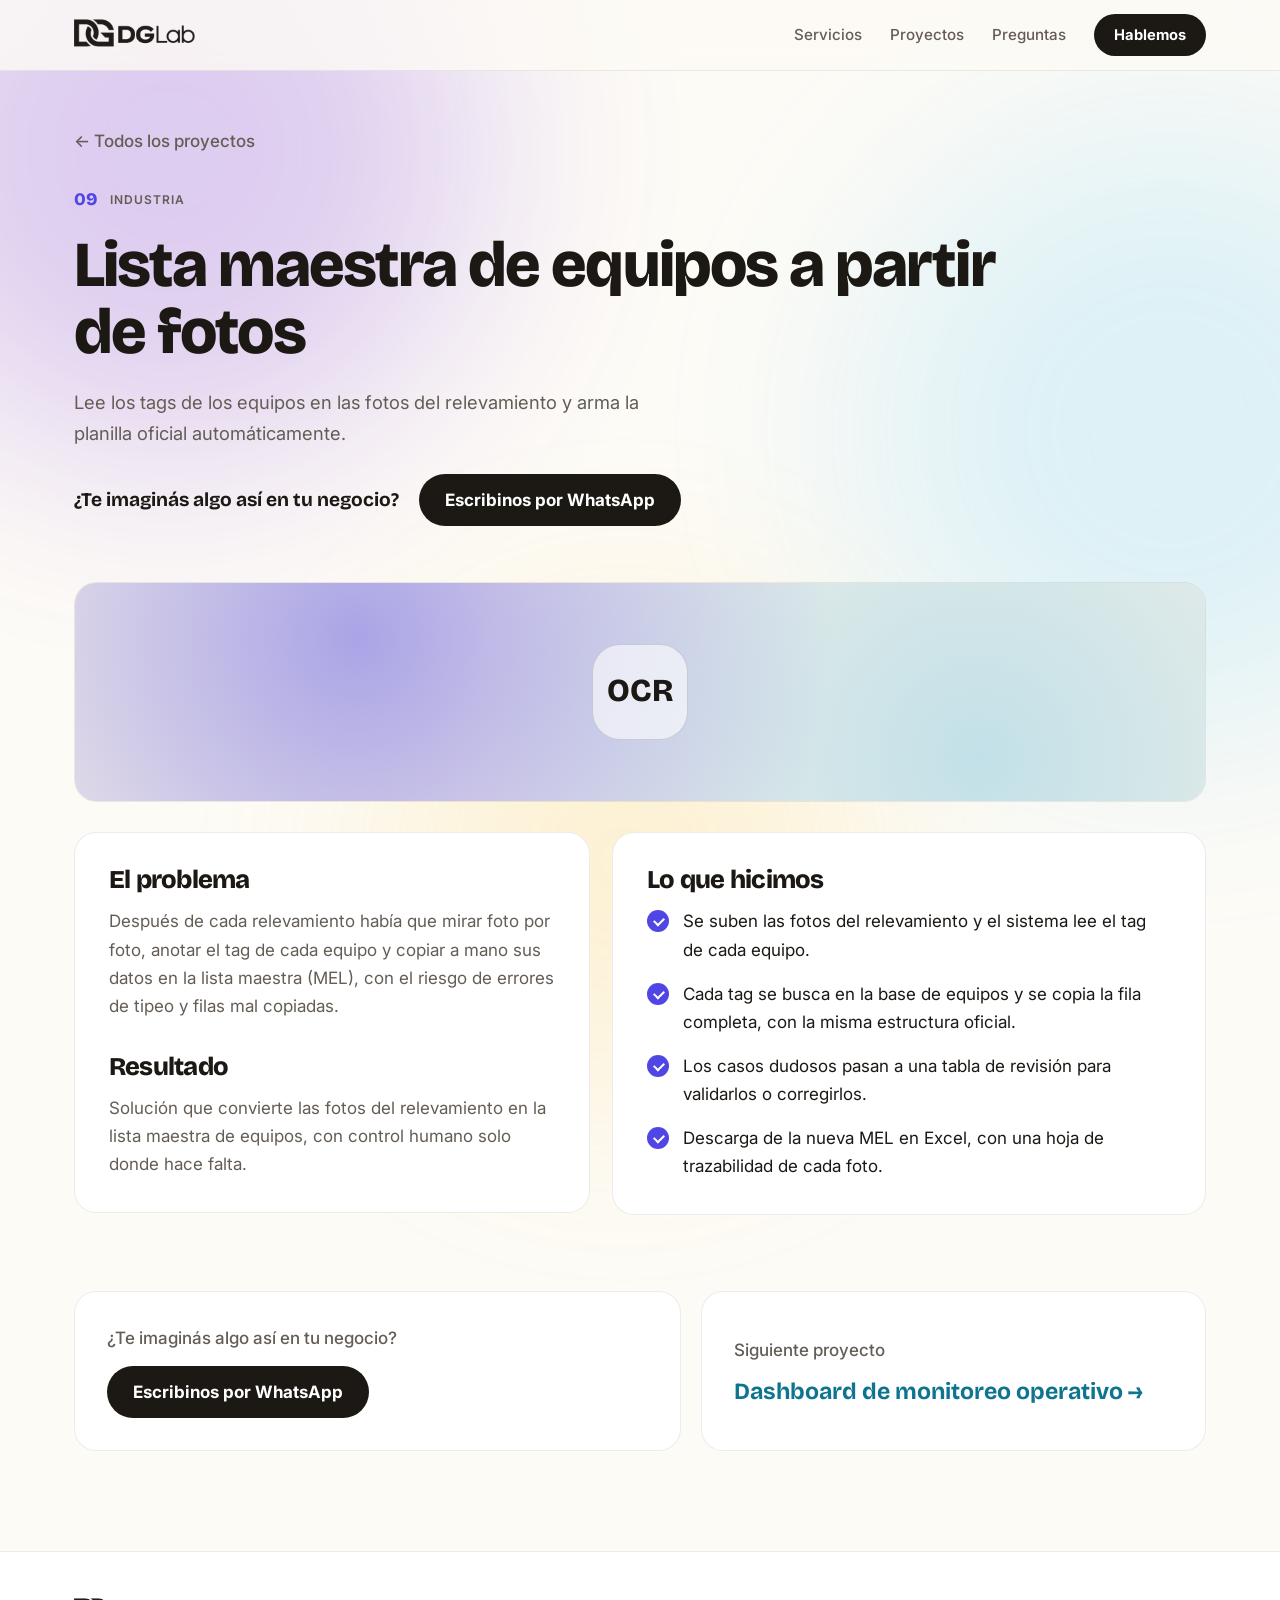
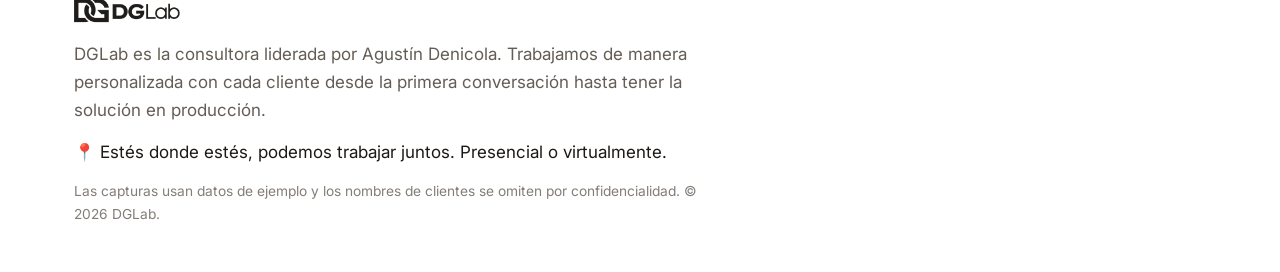
<file: site/proyectos/generador-mel-ocr.html>
<!doctype html>
<html lang="es">
<head>
<meta charset="utf-8" />
<meta name="viewport" content="width=device-width, initial-scale=1" />
<title>Lista maestra de equipos a partir de fotos · DGLab</title>
<meta name="description" content="Lee los tags de los equipos en las fotos del relevamiento y arma la planilla oficial automáticamente." />
<meta name="theme-color" content="#fdfbf6" />
<meta property="og:type" content="website" />
<meta property="og:site_name" content="DGLab" />
<meta property="og:title" content="Lista maestra de equipos a partir de fotos · DGLab" />
<meta property="og:description" content="Lee los tags de los equipos en las fotos del relevamiento y arma la planilla oficial automáticamente." />
<meta property="og:image" content="https://dglab-ar.com/img/og-dglab.jpg" />
<meta property="og:url" content="https://dglab-ar.com/proyectos/generador-mel-ocr" />
<link rel="canonical" href="https://dglab-ar.com/proyectos/generador-mel-ocr" />
<meta name="twitter:card" content="summary_large_image" />
<link rel="icon" href="../favicon.ico?v=2" sizes="any" />
<link rel="icon" href="../favicon.png?v=2" type="image/png" />
<link rel="apple-touch-icon" href="../img/dglab-icono.png" />
<link rel="preconnect" href="https://fonts.googleapis.com" /><link rel="preconnect" href="https://fonts.gstatic.com" crossorigin /><link href="https://fonts.googleapis.com/css2?family=Bricolage+Grotesque:opsz,wght@12..96,500;12..96,700;12..96,800&family=Inter:wght@400;500;600;700&display=swap" rel="stylesheet" />
<link rel="stylesheet" href="../styles.css" />
<script>document.documentElement.classList.add("js");</script>

<script src="../app.js" defer></script>
<script defer src="https://cloud.umami.is/script.js" data-website-id="85720f9e-abdc-4577-87f2-56e73641223c"></script>
</head>
<body>
<div class="blobs" aria-hidden="true"><span></span><span></span><span></span></div>
<header class="nav">
  <div class="nav-inner">
    <a class="brand" href="../index.html"><img src="../img/dglab-logo-tinta.png" alt="DGLab" width="137" height="36" /></a>
    <nav class="nav-links">
      <a href="../index.html#servicios">Servicios</a>
      <a href="../index.html#proyectos">Proyectos</a>
      <a href="../index.html#preguntas">Preguntas</a>
      <a class="button button-small" href="../index.html#contacto">Hablemos</a>
    </nav>
  </div>
</header>
<main class="project" style="--accent: #4f46e5">
  <section class="project-hero">
    <a class="back" href="../index.html#proyectos">← Todos los proyectos</a>
    <div class="card-top"><span class="card-num">09</span><span class="tag">Industria</span></div>
    <h1>Lista maestra de equipos a partir de fotos</h1>
    <p class="lead">Lee los tags de los equipos en las fotos del relevamiento y arma la planilla oficial automáticamente.</p>
    <div class="project-cta">
      <span>¿Te imaginás algo así en tu negocio?</span>
      <a class="button" href="https://wa.me/5493487207561?text=%C2%A1Hola%20DGLab%21%20Vi%20tu%20p%C3%A1gina%20y%20quer%C3%ADa%20consultar%20por%20un%20proyecto." target="_blank" rel="noopener" data-umami-event="WhatsApp proyecto arriba" data-umami-event-proyecto="generador-mel-ocr">Escribinos por WhatsApp</a>
    </div>
  </section>
  <div class="project-icon"><div class="cover-icon"><span>OCR</span></div></div>
  <div class="project-grid">
    <section class="panel reveal">
      <h2>El problema</h2>
      <p>Después de cada relevamiento había que mirar foto por foto, anotar el tag de cada equipo y copiar a mano sus datos en la lista maestra (MEL), con el riesgo de errores de tipeo y filas mal copiadas.</p>
      <h2>Resultado</h2>
      <p>Solución que convierte las fotos del relevamiento en la lista maestra de equipos, con control humano solo donde hace falta.</p>
    </section>
    <section class="panel reveal">
      <h2>Lo que hicimos</h2>
      <ul class="checks"><li>Se suben las fotos del relevamiento y el sistema lee el tag de cada equipo.</li><li>Cada tag se busca en la base de equipos y se copia la fila completa, con la misma estructura oficial.</li><li>Los casos dudosos pasan a una tabla de revisión para validarlos o corregirlos.</li><li>Descarga de la nueva MEL en Excel, con una hoja de trazabilidad de cada foto.</li></ul>
    </section>
  </div>
  
  <div class="next">
    <div class="next-cta reveal">
      <span>¿Te imaginás algo así en tu negocio?</span>
      <a class="button" href="https://wa.me/5493487207561?text=%C2%A1Hola%20DGLab%21%20Vi%20tu%20p%C3%A1gina%20y%20quer%C3%ADa%20consultar%20por%20un%20proyecto." target="_blank" rel="noopener" data-umami-event="WhatsApp proyecto" data-umami-event-proyecto="generador-mel-ocr">Escribinos por WhatsApp</a>
    </div>
    <a class="next-project reveal" href="dashboard-monitoreo-operativo.html" style="--accent: #0e7490">
      <span>Siguiente proyecto</span>
      <strong>Dashboard de monitoreo operativo →</strong>
    </a>
  </div>
</main>
<footer class="footer">
  <div class="footer-inner">
    <img src="../img/dglab-logo-tinta.png" alt="DGLab" width="137" height="36" />
    <p>DGLab es la consultora liderada por Agustín Denicola. Trabajamos de manera personalizada con cada cliente desde la primera conversación hasta tener la solución en producción.</p>
    <p class="footer-zone">📍 Estés donde estés, podemos trabajar juntos. Presencial o virtualmente.</p>
    <p class="footer-note">Las capturas usan datos de ejemplo y los nombres de clientes se omiten por confidencialidad. © 2026 DGLab.</p>
  </div>
</footer>
</body>
</html>
</file>
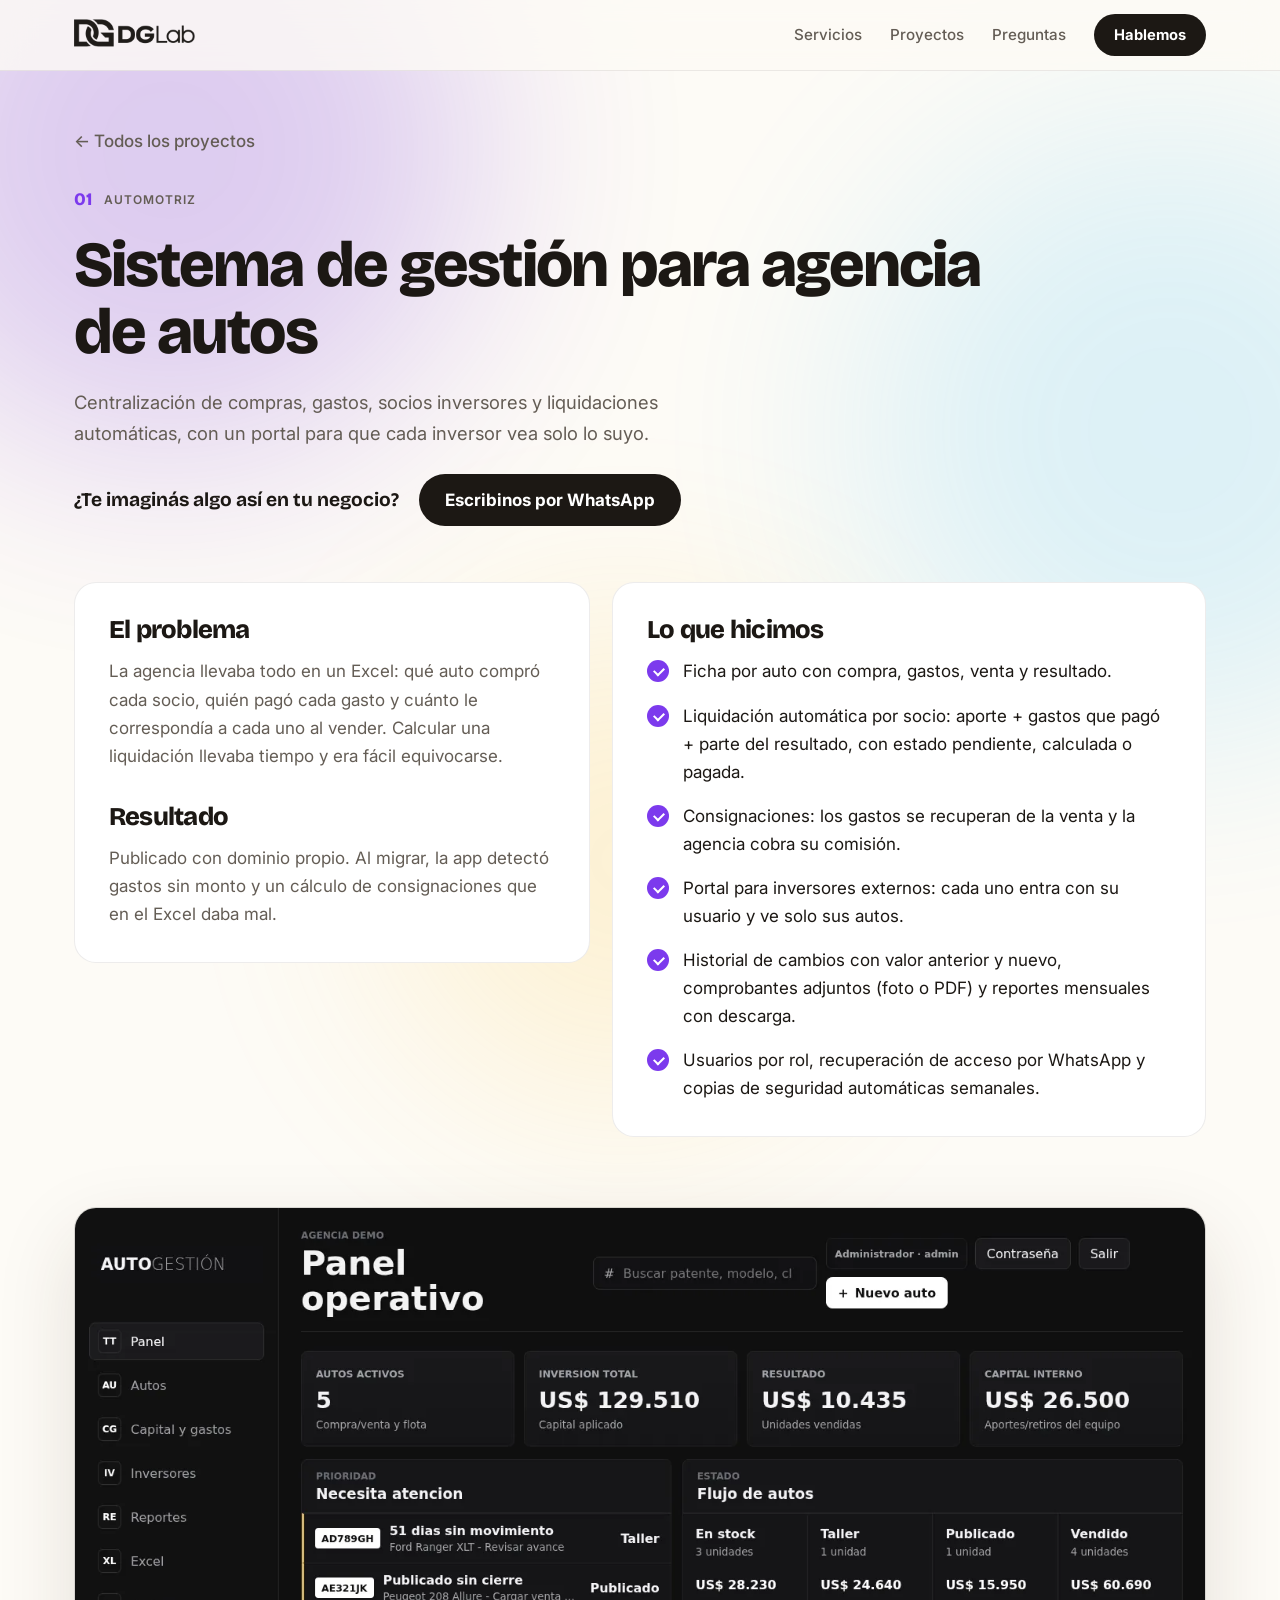
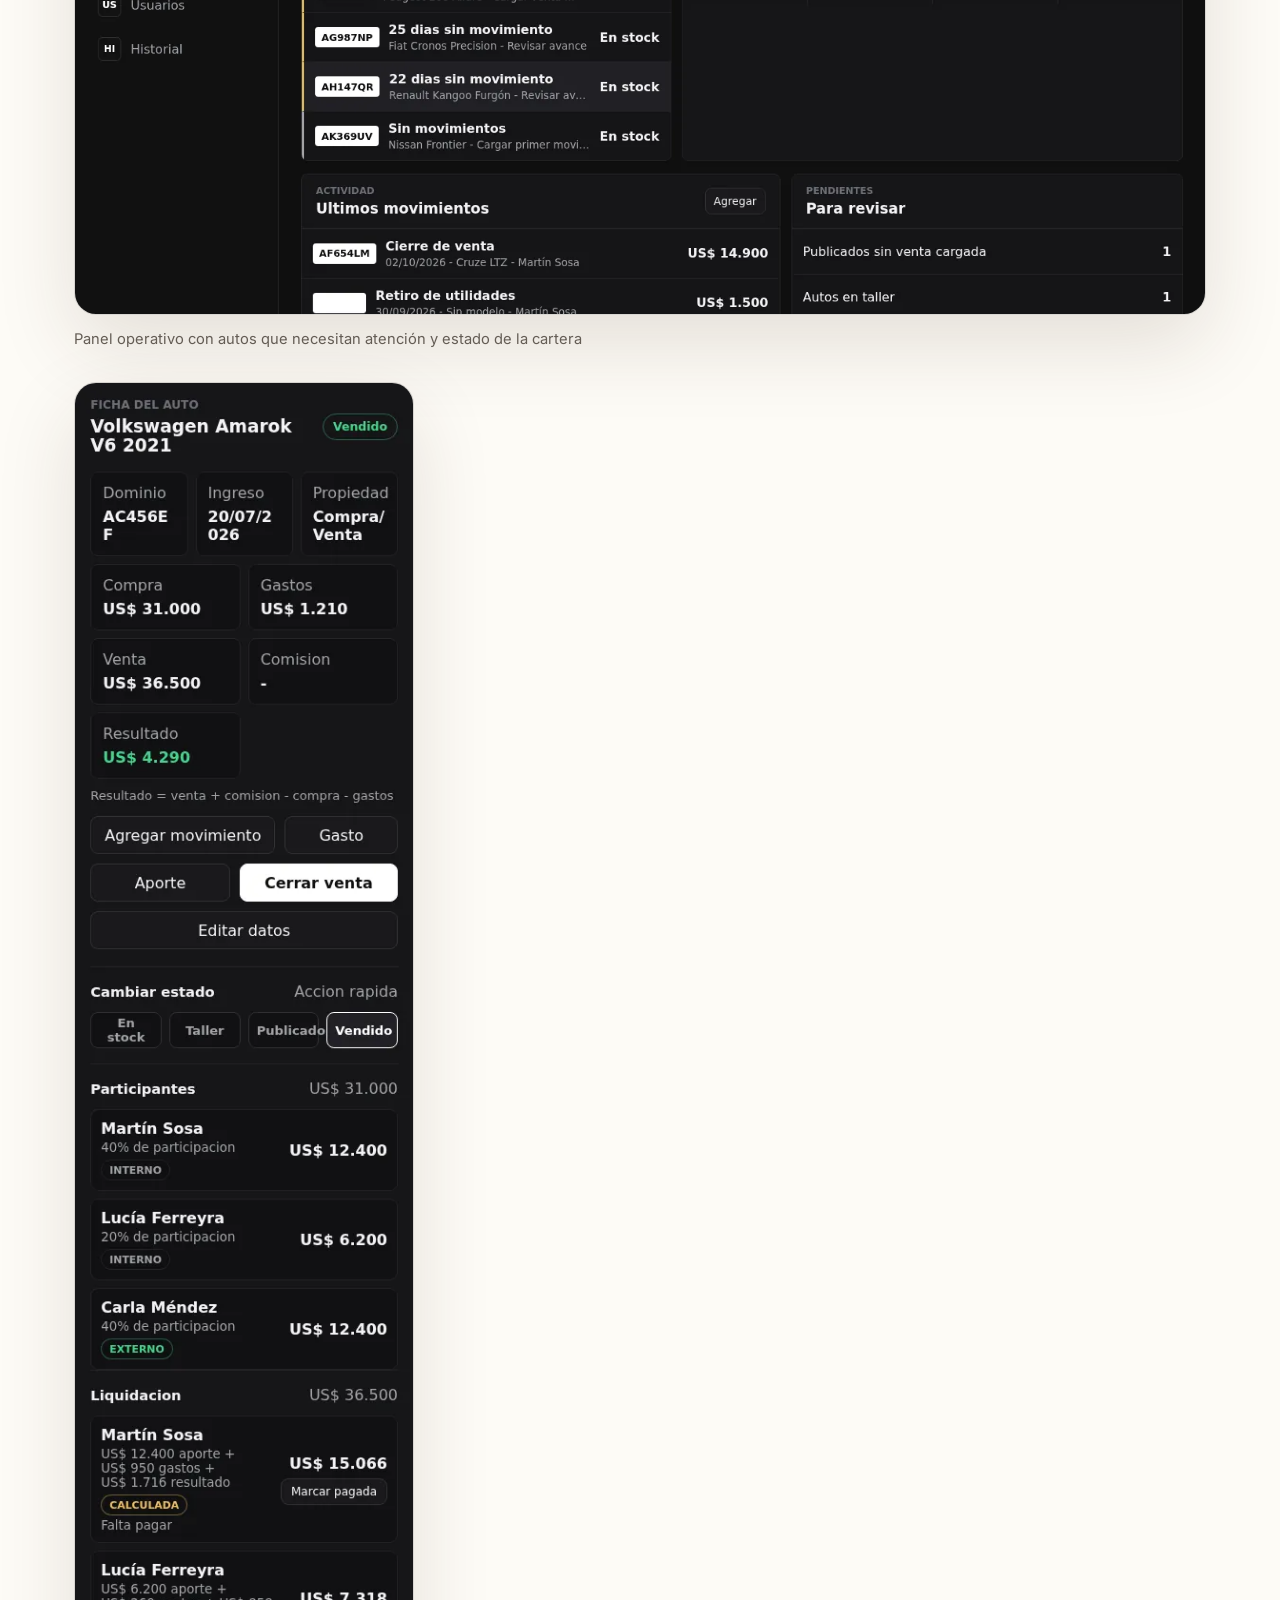
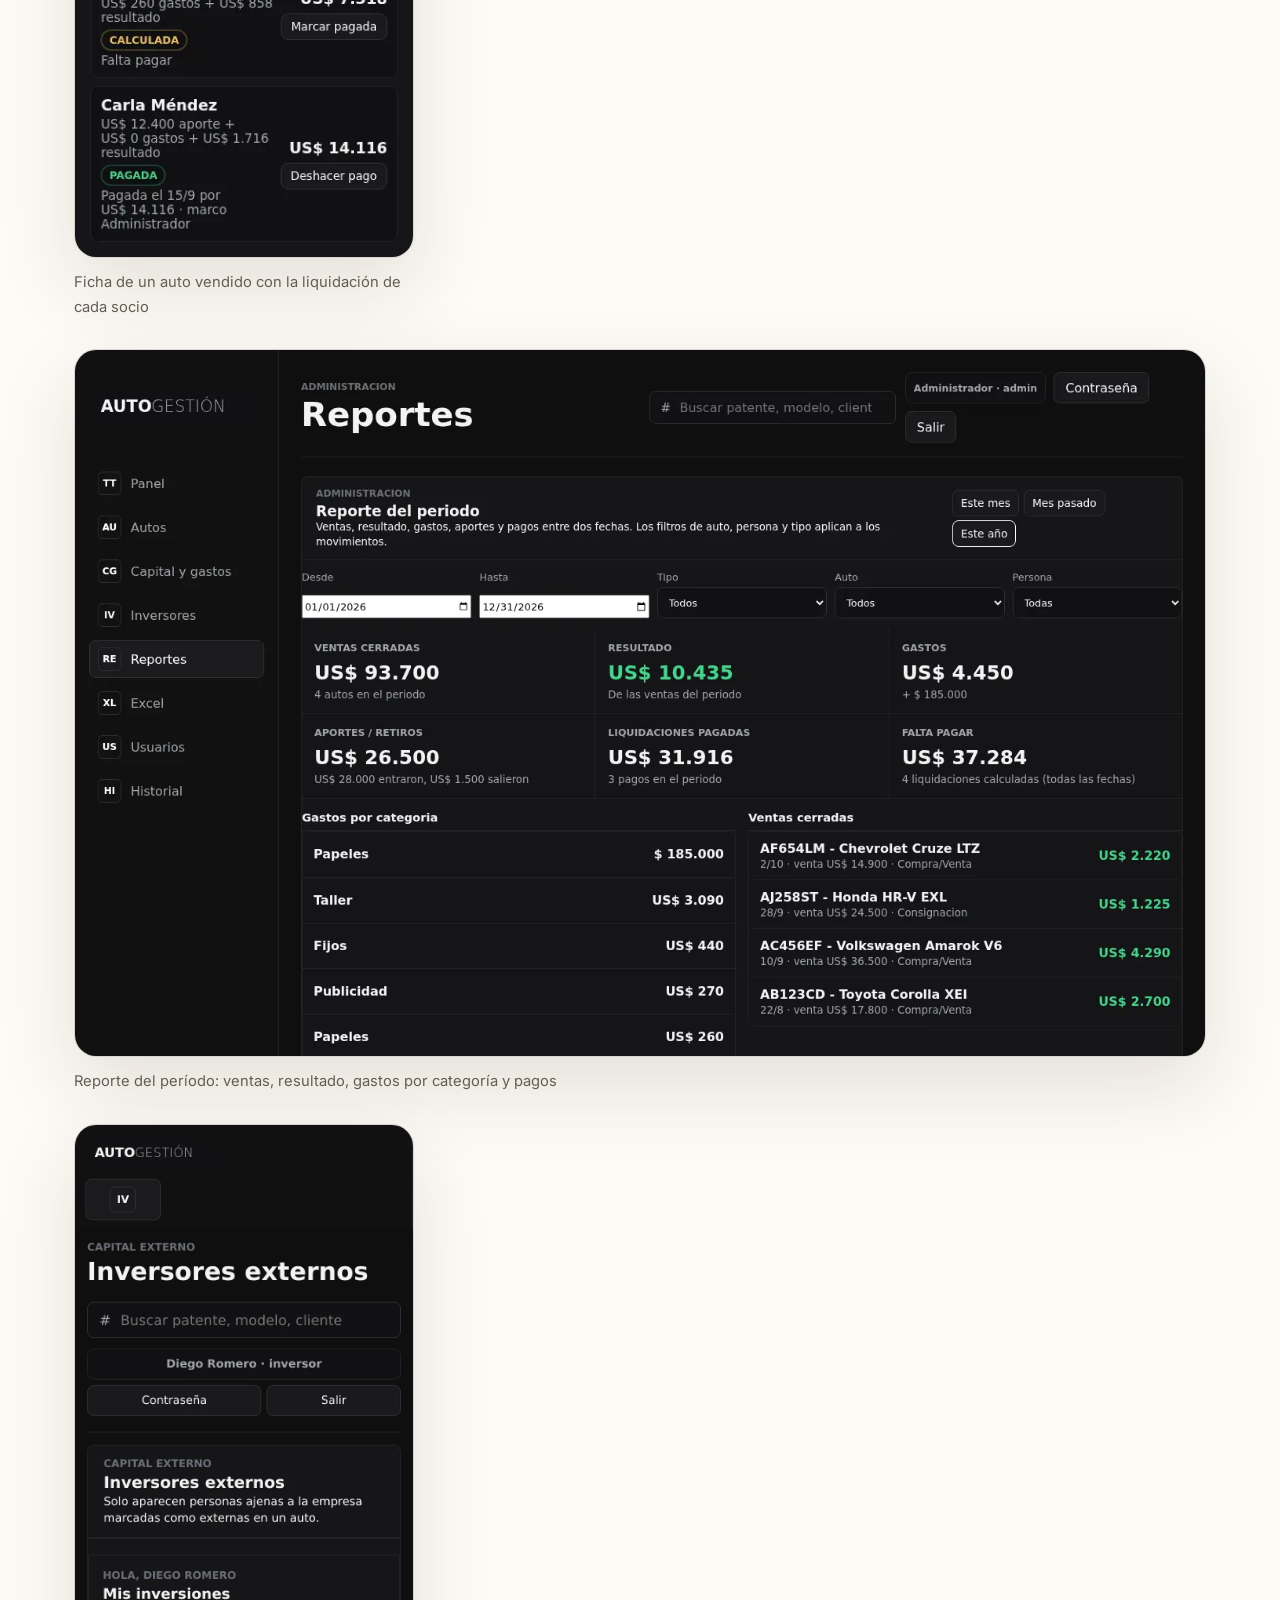
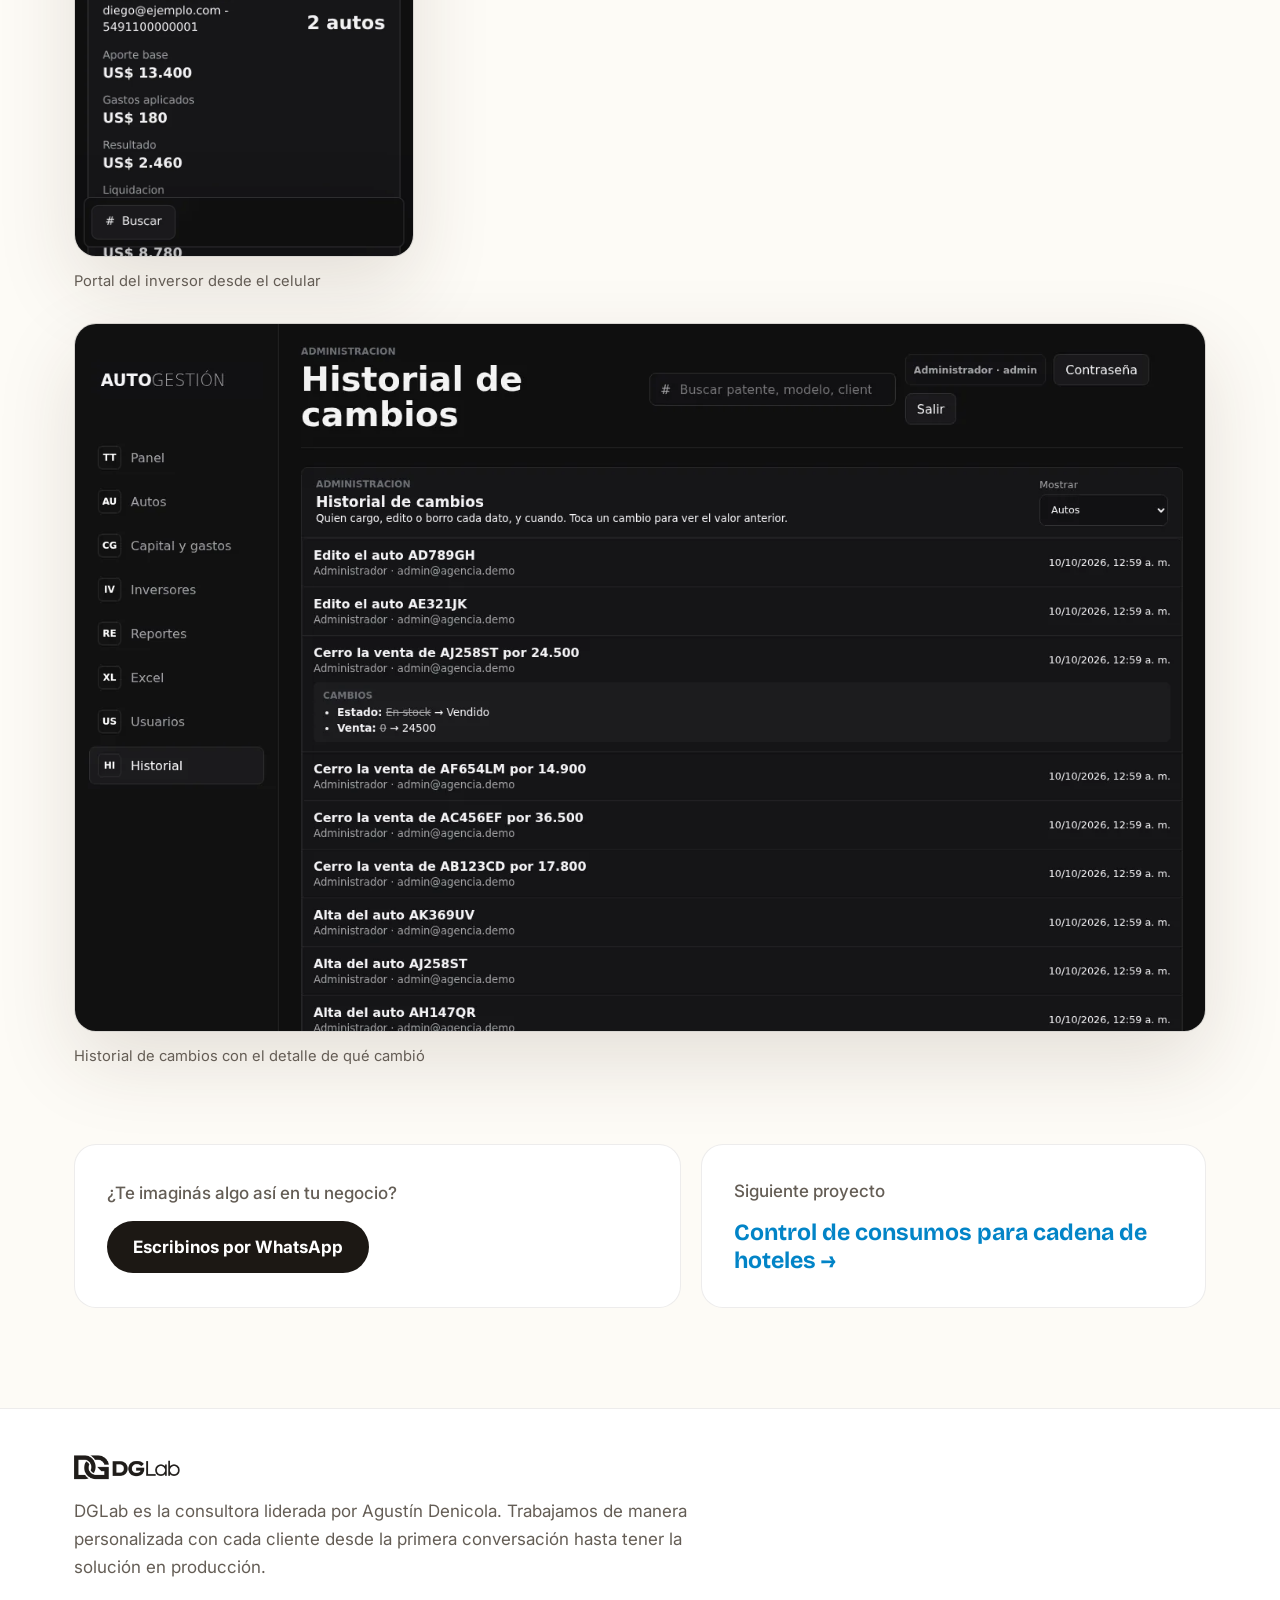
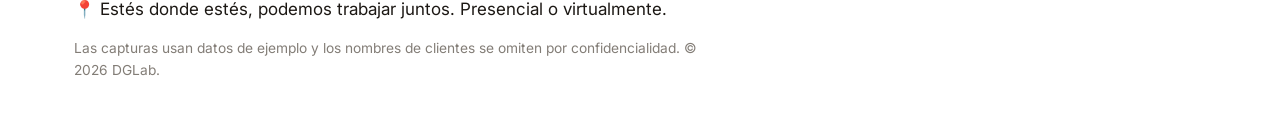
<file: site/proyectos/gestion-agencia-autos.html>
<!doctype html>
<html lang="es">
<head>
<meta charset="utf-8" />
<meta name="viewport" content="width=device-width, initial-scale=1" />
<title>Sistema de gestión para agencia de autos · DGLab</title>
<meta name="description" content="Centralización de compras, gastos, socios inversores y liquidaciones automáticas, con un portal para que cada inversor vea solo lo suyo." />
<meta name="theme-color" content="#fdfbf6" />
<meta property="og:type" content="website" />
<meta property="og:site_name" content="DGLab" />
<meta property="og:title" content="Sistema de gestión para agencia de autos · DGLab" />
<meta property="og:description" content="Centralización de compras, gastos, socios inversores y liquidaciones automáticas, con un portal para que cada inversor vea solo lo suyo." />
<meta property="og:image" content="https://dglab-ar.com/img/og-dglab.jpg" />
<meta property="og:url" content="https://dglab-ar.com/proyectos/gestion-agencia-autos" />
<link rel="canonical" href="https://dglab-ar.com/proyectos/gestion-agencia-autos" />
<meta name="twitter:card" content="summary_large_image" />
<link rel="icon" href="../favicon.ico?v=2" sizes="any" />
<link rel="icon" href="../favicon.png?v=2" type="image/png" />
<link rel="apple-touch-icon" href="../img/dglab-icono.png" />
<link rel="preconnect" href="https://fonts.googleapis.com" /><link rel="preconnect" href="https://fonts.gstatic.com" crossorigin /><link href="https://fonts.googleapis.com/css2?family=Bricolage+Grotesque:opsz,wght@12..96,500;12..96,700;12..96,800&family=Inter:wght@400;500;600;700&display=swap" rel="stylesheet" />
<link rel="stylesheet" href="../styles.css" />
<script>document.documentElement.classList.add("js");</script>

<script src="../app.js" defer></script>
<script defer src="https://cloud.umami.is/script.js" data-website-id="85720f9e-abdc-4577-87f2-56e73641223c"></script>
</head>
<body>
<div class="blobs" aria-hidden="true"><span></span><span></span><span></span></div>
<header class="nav">
  <div class="nav-inner">
    <a class="brand" href="../index.html"><img src="../img/dglab-logo-tinta.png" alt="DGLab" width="137" height="36" /></a>
    <nav class="nav-links">
      <a href="../index.html#servicios">Servicios</a>
      <a href="../index.html#proyectos">Proyectos</a>
      <a href="../index.html#preguntas">Preguntas</a>
      <a class="button button-small" href="../index.html#contacto">Hablemos</a>
    </nav>
  </div>
</header>
<main class="project" style="--accent: #7c3aed">
  <section class="project-hero">
    <a class="back" href="../index.html#proyectos">← Todos los proyectos</a>
    <div class="card-top"><span class="card-num">01</span><span class="tag">Automotriz</span></div>
    <h1>Sistema de gestión para agencia de autos</h1>
    <p class="lead">Centralización de compras, gastos, socios inversores y liquidaciones automáticas, con un portal para que cada inversor vea solo lo suyo.</p>
    <div class="project-cta">
      <span>¿Te imaginás algo así en tu negocio?</span>
      <a class="button" href="https://wa.me/5493487207561?text=%C2%A1Hola%20DGLab%21%20Vi%20tu%20p%C3%A1gina%20y%20quer%C3%ADa%20consultar%20por%20un%20proyecto." target="_blank" rel="noopener" data-umami-event="WhatsApp proyecto arriba" data-umami-event-proyecto="gestion-agencia-autos">Escribinos por WhatsApp</a>
    </div>
  </section>
  
  <div class="project-grid">
    <section class="panel reveal">
      <h2>El problema</h2>
      <p>La agencia llevaba todo en un Excel: qué auto compró cada socio, quién pagó cada gasto y cuánto le correspondía a cada uno al vender. Calcular una liquidación llevaba tiempo y era fácil equivocarse.</p>
      <h2>Resultado</h2>
      <p>Publicado con dominio propio. Al migrar, la app detectó gastos sin monto y un cálculo de consignaciones que en el Excel daba mal.</p>
    </section>
    <section class="panel reveal">
      <h2>Lo que hicimos</h2>
      <ul class="checks"><li>Ficha por auto con compra, gastos, venta y resultado.</li><li>Liquidación automática por socio: aporte + gastos que pagó + parte del resultado, con estado pendiente, calculada o pagada.</li><li>Consignaciones: los gastos se recuperan de la venta y la agencia cobra su comisión.</li><li>Portal para inversores externos: cada uno entra con su usuario y ve solo sus autos.</li><li>Historial de cambios con valor anterior y nuevo, comprobantes adjuntos (foto o PDF) y reportes mensuales con descarga.</li><li>Usuarios por rol, recuperación de acceso por WhatsApp y copias de seguridad automáticas semanales.</li></ul>
    </section>
  </div>
  <div class="gallery">
    <figure class="shot reveal">
      <a href="../img/agencia-panel.webp" target="_blank" rel="noopener"><img src="../img/agencia-panel.webp" alt="Panel operativo con autos que necesitan atención y estado de la cartera" loading="lazy" width="1440" height="900" /></a>
      <figcaption>Panel operativo con autos que necesitan atención y estado de la cartera</figcaption>
    </figure>
    <figure class="shot tall reveal">
      <a href="../img/agencia-liquidacion.webp" target="_blank" rel="noopener"><img src="../img/agencia-liquidacion.webp" alt="Ficha de un auto vendido con la liquidación de cada socio" loading="lazy" width="355" height="1549" /></a>
      <figcaption>Ficha de un auto vendido con la liquidación de cada socio</figcaption>
    </figure>
    <figure class="shot reveal">
      <a href="../img/agencia-reportes.webp" target="_blank" rel="noopener"><img src="../img/agencia-reportes.webp" alt="Reporte del período: ventas, resultado, gastos por categoría y pagos" loading="lazy" width="1440" height="900" /></a>
      <figcaption>Reporte del período: ventas, resultado, gastos por categoría y pagos</figcaption>
    </figure>
    <figure class="shot tall reveal">
      <a href="../img/agencia-mobile-inversor.webp" target="_blank" rel="noopener"><img src="../img/agencia-mobile-inversor.webp" alt="Portal del inversor desde el celular" loading="lazy" width="780" height="1688" /></a>
      <figcaption>Portal del inversor desde el celular</figcaption>
    </figure>
    <figure class="shot reveal">
      <a href="../img/agencia-historial.webp" target="_blank" rel="noopener"><img src="../img/agencia-historial.webp" alt="Historial de cambios con el detalle de qué cambió" loading="lazy" width="1440" height="900" /></a>
      <figcaption>Historial de cambios con el detalle de qué cambió</figcaption>
    </figure></div>
  <div class="next">
    <div class="next-cta reveal">
      <span>¿Te imaginás algo así en tu negocio?</span>
      <a class="button" href="https://wa.me/5493487207561?text=%C2%A1Hola%20DGLab%21%20Vi%20tu%20p%C3%A1gina%20y%20quer%C3%ADa%20consultar%20por%20un%20proyecto." target="_blank" rel="noopener" data-umami-event="WhatsApp proyecto" data-umami-event-proyecto="gestion-agencia-autos">Escribinos por WhatsApp</a>
    </div>
    <a class="next-project reveal" href="consumos-hoteles.html" style="--accent: #0284c7">
      <span>Siguiente proyecto</span>
      <strong>Control de consumos para cadena de hoteles →</strong>
    </a>
  </div>
</main>
<footer class="footer">
  <div class="footer-inner">
    <img src="../img/dglab-logo-tinta.png" alt="DGLab" width="137" height="36" />
    <p>DGLab es la consultora liderada por Agustín Denicola. Trabajamos de manera personalizada con cada cliente desde la primera conversación hasta tener la solución en producción.</p>
    <p class="footer-zone">📍 Estés donde estés, podemos trabajar juntos. Presencial o virtualmente.</p>
    <p class="footer-note">Las capturas usan datos de ejemplo y los nombres de clientes se omiten por confidencialidad. © 2026 DGLab.</p>
  </div>
</footer>
</body>
</html>
</file>
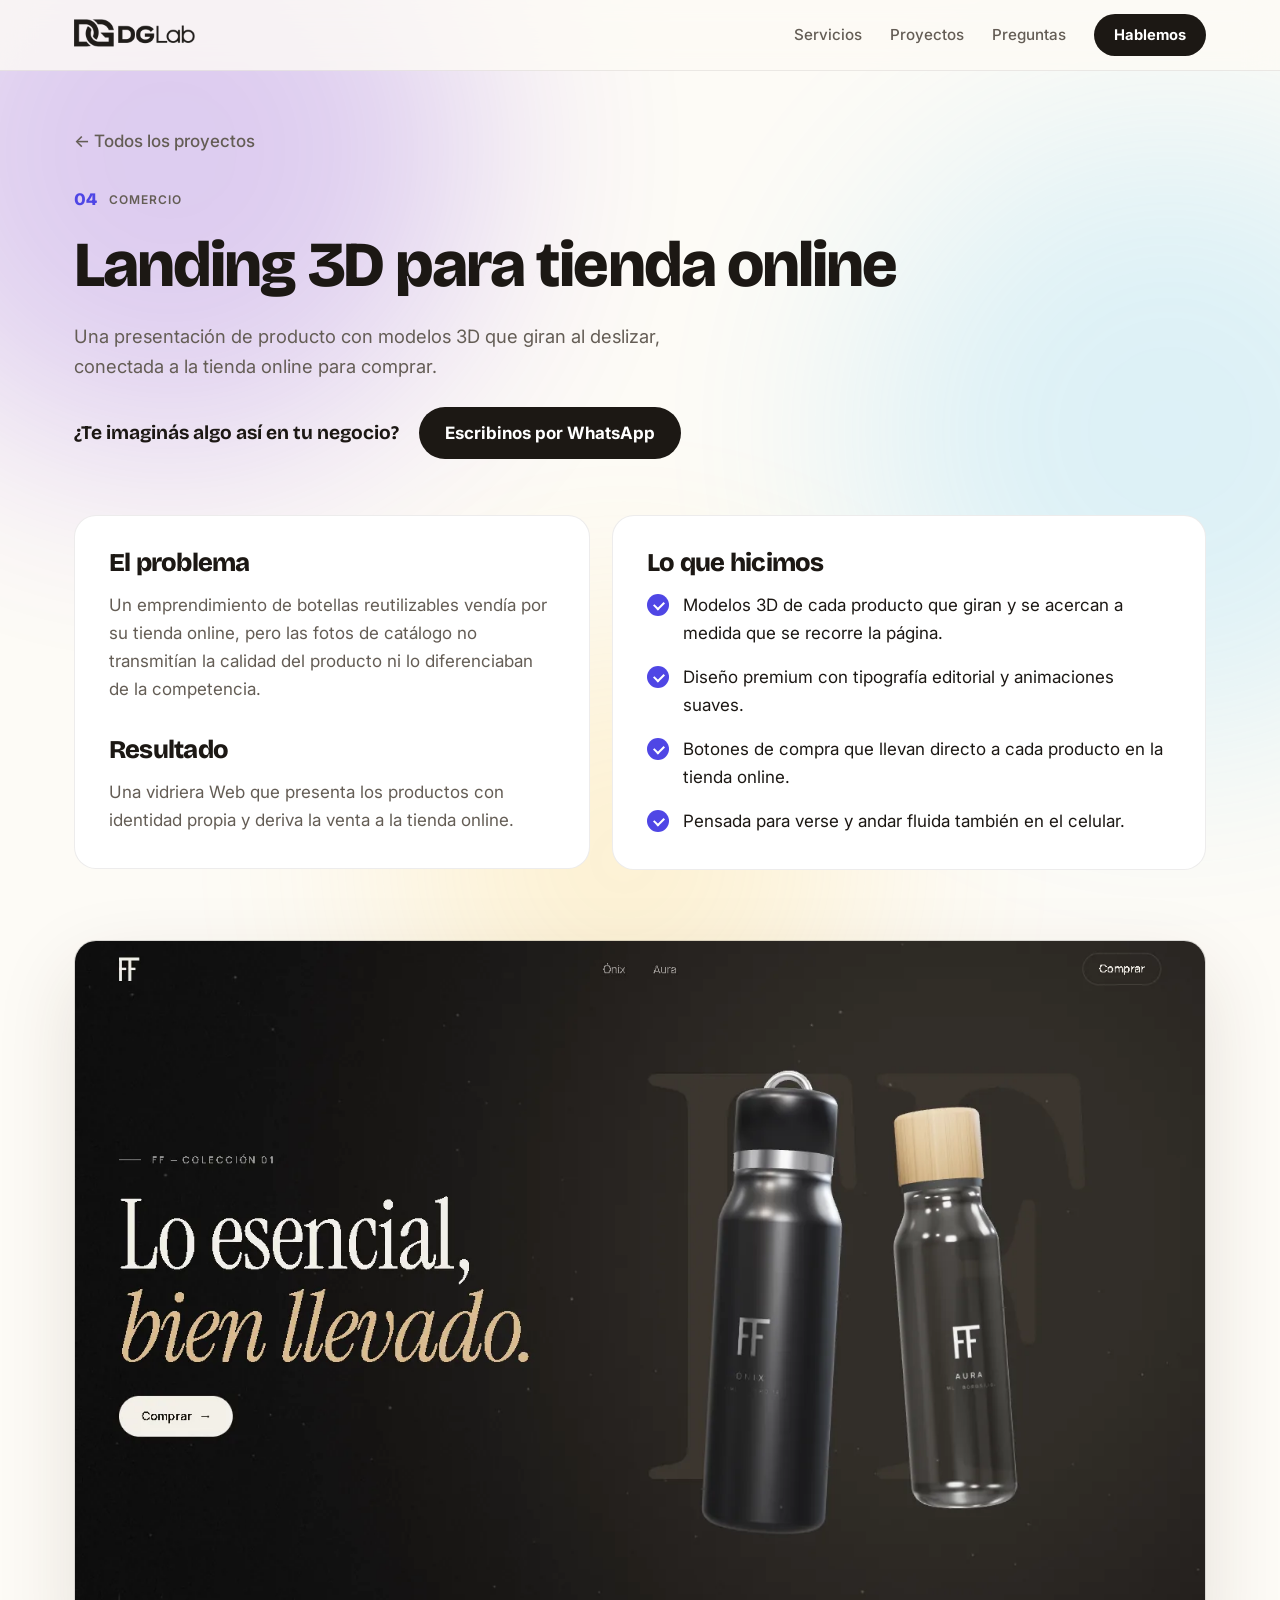
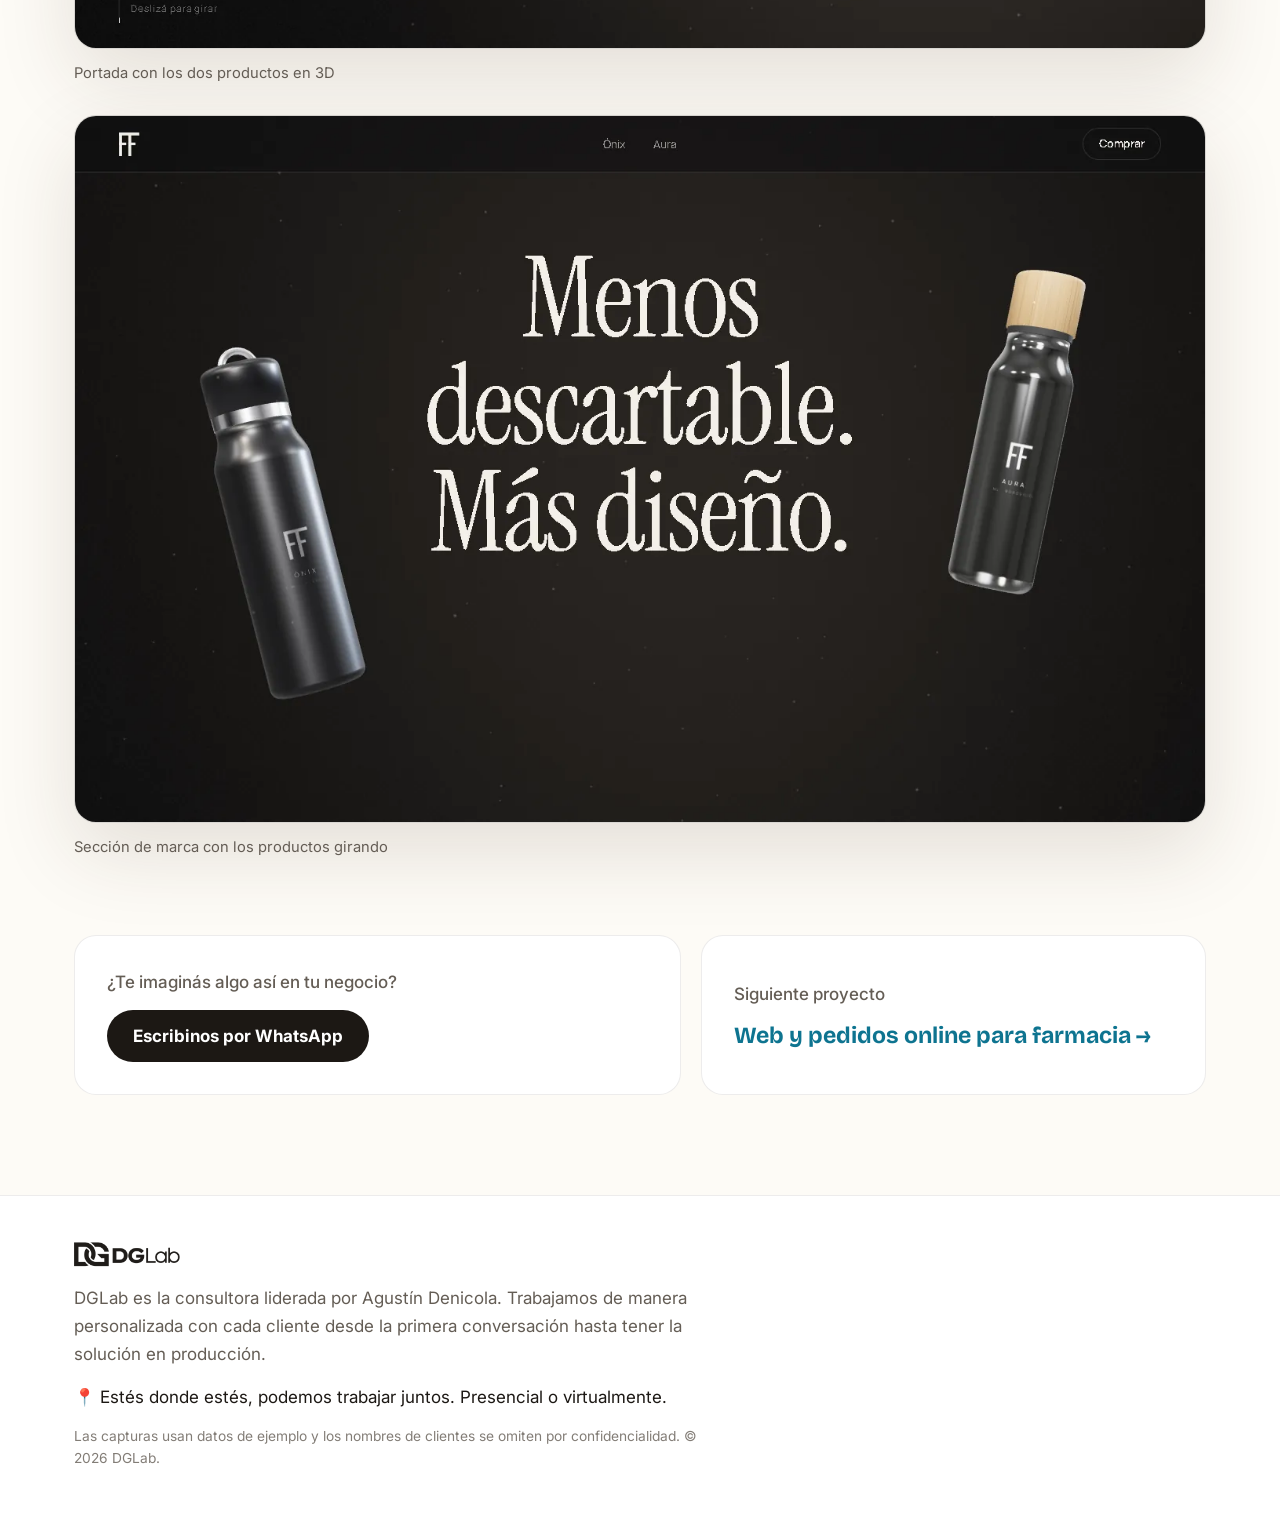
<file: site/proyectos/landing-tienda-online.html>
<!doctype html>
<html lang="es">
<head>
<meta charset="utf-8" />
<meta name="viewport" content="width=device-width, initial-scale=1" />
<title>Landing 3D para tienda online · DGLab</title>
<meta name="description" content="Una presentación de producto con modelos 3D que giran al deslizar, conectada a la tienda online para comprar." />
<meta name="theme-color" content="#fdfbf6" />
<meta property="og:type" content="website" />
<meta property="og:site_name" content="DGLab" />
<meta property="og:title" content="Landing 3D para tienda online · DGLab" />
<meta property="og:description" content="Una presentación de producto con modelos 3D que giran al deslizar, conectada a la tienda online para comprar." />
<meta property="og:image" content="https://dglab-ar.com/img/og-dglab.jpg" />
<meta property="og:url" content="https://dglab-ar.com/proyectos/landing-tienda-online" />
<link rel="canonical" href="https://dglab-ar.com/proyectos/landing-tienda-online" />
<meta name="twitter:card" content="summary_large_image" />
<link rel="icon" href="../favicon.ico?v=2" sizes="any" />
<link rel="icon" href="../favicon.png?v=2" type="image/png" />
<link rel="apple-touch-icon" href="../img/dglab-icono.png" />
<link rel="preconnect" href="https://fonts.googleapis.com" /><link rel="preconnect" href="https://fonts.gstatic.com" crossorigin /><link href="https://fonts.googleapis.com/css2?family=Bricolage+Grotesque:opsz,wght@12..96,500;12..96,700;12..96,800&family=Inter:wght@400;500;600;700&display=swap" rel="stylesheet" />
<link rel="stylesheet" href="../styles.css" />
<script>document.documentElement.classList.add("js");</script>

<script src="../app.js" defer></script>
<script defer src="https://cloud.umami.is/script.js" data-website-id="85720f9e-abdc-4577-87f2-56e73641223c"></script>
</head>
<body>
<div class="blobs" aria-hidden="true"><span></span><span></span><span></span></div>
<header class="nav">
  <div class="nav-inner">
    <a class="brand" href="../index.html"><img src="../img/dglab-logo-tinta.png" alt="DGLab" width="137" height="36" /></a>
    <nav class="nav-links">
      <a href="../index.html#servicios">Servicios</a>
      <a href="../index.html#proyectos">Proyectos</a>
      <a href="../index.html#preguntas">Preguntas</a>
      <a class="button button-small" href="../index.html#contacto">Hablemos</a>
    </nav>
  </div>
</header>
<main class="project" style="--accent: #4f46e5">
  <section class="project-hero">
    <a class="back" href="../index.html#proyectos">← Todos los proyectos</a>
    <div class="card-top"><span class="card-num">04</span><span class="tag">Comercio</span></div>
    <h1>Landing 3D para tienda online</h1>
    <p class="lead">Una presentación de producto con modelos 3D que giran al deslizar, conectada a la tienda online para comprar.</p>
    <div class="project-cta">
      <span>¿Te imaginás algo así en tu negocio?</span>
      <a class="button" href="https://wa.me/5493487207561?text=%C2%A1Hola%20DGLab%21%20Vi%20tu%20p%C3%A1gina%20y%20quer%C3%ADa%20consultar%20por%20un%20proyecto." target="_blank" rel="noopener" data-umami-event="WhatsApp proyecto arriba" data-umami-event-proyecto="landing-tienda-online">Escribinos por WhatsApp</a>
    </div>
  </section>
  
  <div class="project-grid">
    <section class="panel reveal">
      <h2>El problema</h2>
      <p>Un emprendimiento de botellas reutilizables vendía por su tienda online, pero las fotos de catálogo no transmitían la calidad del producto ni lo diferenciaban de la competencia.</p>
      <h2>Resultado</h2>
      <p>Una vidriera Web que presenta los productos con identidad propia y deriva la venta a la tienda online.</p>
    </section>
    <section class="panel reveal">
      <h2>Lo que hicimos</h2>
      <ul class="checks"><li>Modelos 3D de cada producto que giran y se acercan a medida que se recorre la página.</li><li>Diseño premium con tipografía editorial y animaciones suaves.</li><li>Botones de compra que llevan directo a cada producto en la tienda online.</li><li>Pensada para verse y andar fluida también en el celular.</li></ul>
    </section>
  </div>
  <div class="gallery">
    <figure class="shot reveal">
      <a href="../img/tienda-portada.webp" target="_blank" rel="noopener"><img src="../img/tienda-portada.webp" alt="Portada con los dos productos en 3D" loading="lazy" width="1440" height="900" /></a>
      <figcaption>Portada con los dos productos en 3D</figcaption>
    </figure>
    <figure class="shot reveal">
      <a href="../img/tienda-producto.webp" target="_blank" rel="noopener"><img src="../img/tienda-producto.webp" alt="Sección de marca con los productos girando" loading="lazy" width="1440" height="900" /></a>
      <figcaption>Sección de marca con los productos girando</figcaption>
    </figure></div>
  <div class="next">
    <div class="next-cta reveal">
      <span>¿Te imaginás algo así en tu negocio?</span>
      <a class="button" href="https://wa.me/5493487207561?text=%C2%A1Hola%20DGLab%21%20Vi%20tu%20p%C3%A1gina%20y%20quer%C3%ADa%20consultar%20por%20un%20proyecto." target="_blank" rel="noopener" data-umami-event="WhatsApp proyecto" data-umami-event-proyecto="landing-tienda-online">Escribinos por WhatsApp</a>
    </div>
    <a class="next-project reveal" href="pedidos-online-farmacia.html" style="--accent: #0e7490">
      <span>Siguiente proyecto</span>
      <strong>Web y pedidos online para farmacia →</strong>
    </a>
  </div>
</main>
<footer class="footer">
  <div class="footer-inner">
    <img src="../img/dglab-logo-tinta.png" alt="DGLab" width="137" height="36" />
    <p>DGLab es la consultora liderada por Agustín Denicola. Trabajamos de manera personalizada con cada cliente desde la primera conversación hasta tener la solución en producción.</p>
    <p class="footer-zone">📍 Estés donde estés, podemos trabajar juntos. Presencial o virtualmente.</p>
    <p class="footer-note">Las capturas usan datos de ejemplo y los nombres de clientes se omiten por confidencialidad. © 2026 DGLab.</p>
  </div>
</footer>
</body>
</html>
</file>
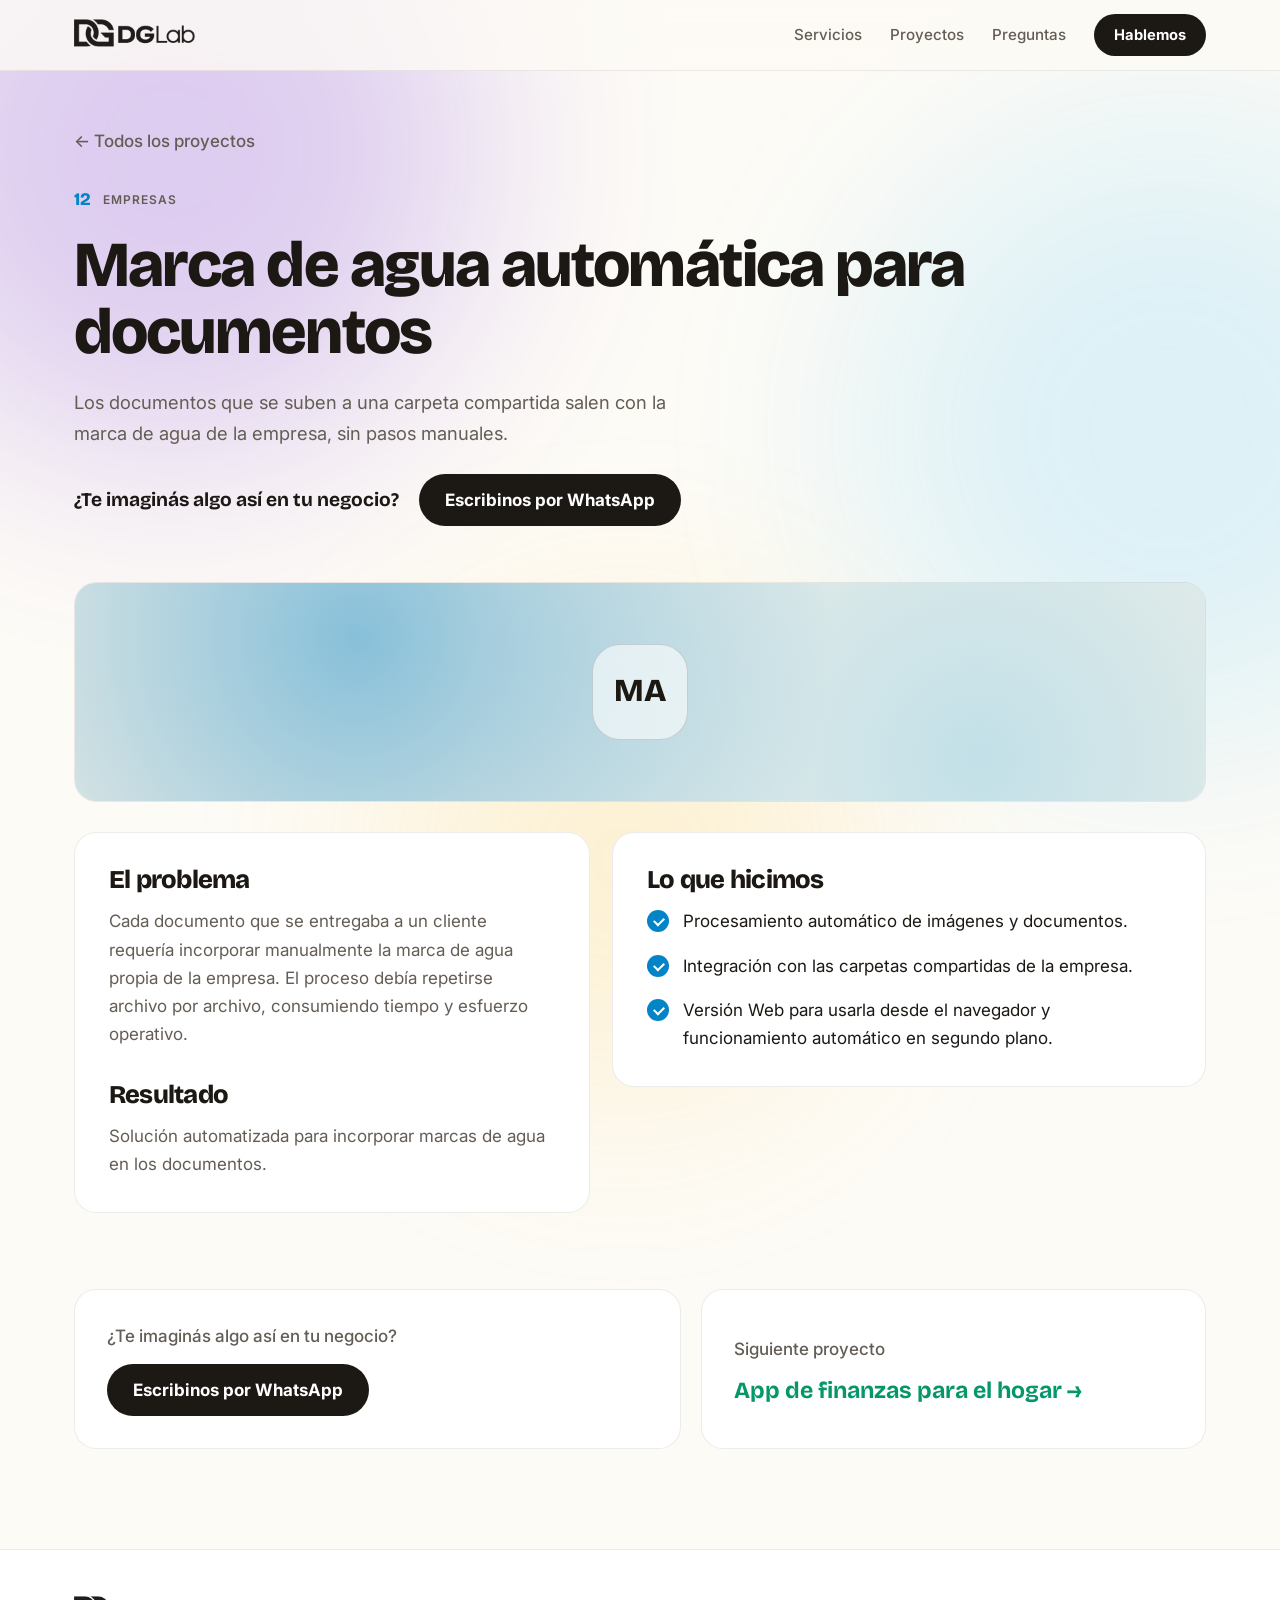
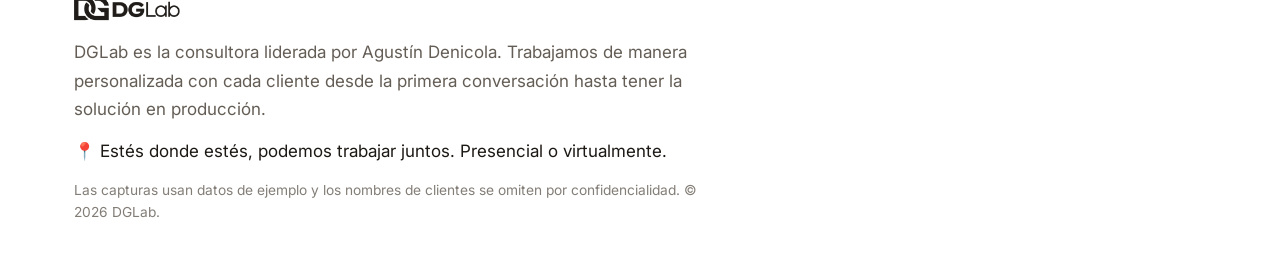
<file: site/proyectos/marca-de-agua-automatica.html>
<!doctype html>
<html lang="es">
<head>
<meta charset="utf-8" />
<meta name="viewport" content="width=device-width, initial-scale=1" />
<title>Marca de agua automática para documentos · DGLab</title>
<meta name="description" content="Los documentos que se suben a una carpeta compartida salen con la marca de agua de la empresa, sin pasos manuales." />
<meta name="theme-color" content="#fdfbf6" />
<meta property="og:type" content="website" />
<meta property="og:site_name" content="DGLab" />
<meta property="og:title" content="Marca de agua automática para documentos · DGLab" />
<meta property="og:description" content="Los documentos que se suben a una carpeta compartida salen con la marca de agua de la empresa, sin pasos manuales." />
<meta property="og:image" content="https://dglab-ar.com/img/og-dglab.jpg" />
<meta property="og:url" content="https://dglab-ar.com/proyectos/marca-de-agua-automatica" />
<link rel="canonical" href="https://dglab-ar.com/proyectos/marca-de-agua-automatica" />
<meta name="twitter:card" content="summary_large_image" />
<link rel="icon" href="../favicon.ico?v=2" sizes="any" />
<link rel="icon" href="../favicon.png?v=2" type="image/png" />
<link rel="apple-touch-icon" href="../img/dglab-icono.png" />
<link rel="preconnect" href="https://fonts.googleapis.com" /><link rel="preconnect" href="https://fonts.gstatic.com" crossorigin /><link href="https://fonts.googleapis.com/css2?family=Bricolage+Grotesque:opsz,wght@12..96,500;12..96,700;12..96,800&family=Inter:wght@400;500;600;700&display=swap" rel="stylesheet" />
<link rel="stylesheet" href="../styles.css" />
<script>document.documentElement.classList.add("js");</script>

<script src="../app.js" defer></script>
<script defer src="https://cloud.umami.is/script.js" data-website-id="85720f9e-abdc-4577-87f2-56e73641223c"></script>
</head>
<body>
<div class="blobs" aria-hidden="true"><span></span><span></span><span></span></div>
<header class="nav">
  <div class="nav-inner">
    <a class="brand" href="../index.html"><img src="../img/dglab-logo-tinta.png" alt="DGLab" width="137" height="36" /></a>
    <nav class="nav-links">
      <a href="../index.html#servicios">Servicios</a>
      <a href="../index.html#proyectos">Proyectos</a>
      <a href="../index.html#preguntas">Preguntas</a>
      <a class="button button-small" href="../index.html#contacto">Hablemos</a>
    </nav>
  </div>
</header>
<main class="project" style="--accent: #0284c7">
  <section class="project-hero">
    <a class="back" href="../index.html#proyectos">← Todos los proyectos</a>
    <div class="card-top"><span class="card-num">12</span><span class="tag">Empresas</span></div>
    <h1>Marca de agua automática para documentos</h1>
    <p class="lead">Los documentos que se suben a una carpeta compartida salen con la marca de agua de la empresa, sin pasos manuales.</p>
    <div class="project-cta">
      <span>¿Te imaginás algo así en tu negocio?</span>
      <a class="button" href="https://wa.me/5493487207561?text=%C2%A1Hola%20DGLab%21%20Vi%20tu%20p%C3%A1gina%20y%20quer%C3%ADa%20consultar%20por%20un%20proyecto." target="_blank" rel="noopener" data-umami-event="WhatsApp proyecto arriba" data-umami-event-proyecto="marca-de-agua-automatica">Escribinos por WhatsApp</a>
    </div>
  </section>
  <div class="project-icon"><div class="cover-icon"><span>MA</span></div></div>
  <div class="project-grid">
    <section class="panel reveal">
      <h2>El problema</h2>
      <p>Cada documento que se entregaba a un cliente requería incorporar manualmente la marca de agua propia de la empresa. El proceso debía repetirse archivo por archivo, consumiendo tiempo y esfuerzo operativo.</p>
      <h2>Resultado</h2>
      <p>Solución automatizada para incorporar marcas de agua en los documentos.</p>
    </section>
    <section class="panel reveal">
      <h2>Lo que hicimos</h2>
      <ul class="checks"><li>Procesamiento automático de imágenes y documentos.</li><li>Integración con las carpetas compartidas de la empresa.</li><li>Versión Web para usarla desde el navegador y funcionamiento automático en segundo plano.</li></ul>
    </section>
  </div>
  
  <div class="next">
    <div class="next-cta reveal">
      <span>¿Te imaginás algo así en tu negocio?</span>
      <a class="button" href="https://wa.me/5493487207561?text=%C2%A1Hola%20DGLab%21%20Vi%20tu%20p%C3%A1gina%20y%20quer%C3%ADa%20consultar%20por%20un%20proyecto." target="_blank" rel="noopener" data-umami-event="WhatsApp proyecto" data-umami-event-proyecto="marca-de-agua-automatica">Escribinos por WhatsApp</a>
    </div>
    <a class="next-project reveal" href="cuentas-claras.html" style="--accent: #059669">
      <span>Siguiente proyecto</span>
      <strong>App de finanzas para el hogar →</strong>
    </a>
  </div>
</main>
<footer class="footer">
  <div class="footer-inner">
    <img src="../img/dglab-logo-tinta.png" alt="DGLab" width="137" height="36" />
    <p>DGLab es la consultora liderada por Agustín Denicola. Trabajamos de manera personalizada con cada cliente desde la primera conversación hasta tener la solución en producción.</p>
    <p class="footer-zone">📍 Estés donde estés, podemos trabajar juntos. Presencial o virtualmente.</p>
    <p class="footer-note">Las capturas usan datos de ejemplo y los nombres de clientes se omiten por confidencialidad. © 2026 DGLab.</p>
  </div>
</footer>
</body>
</html>
</file>
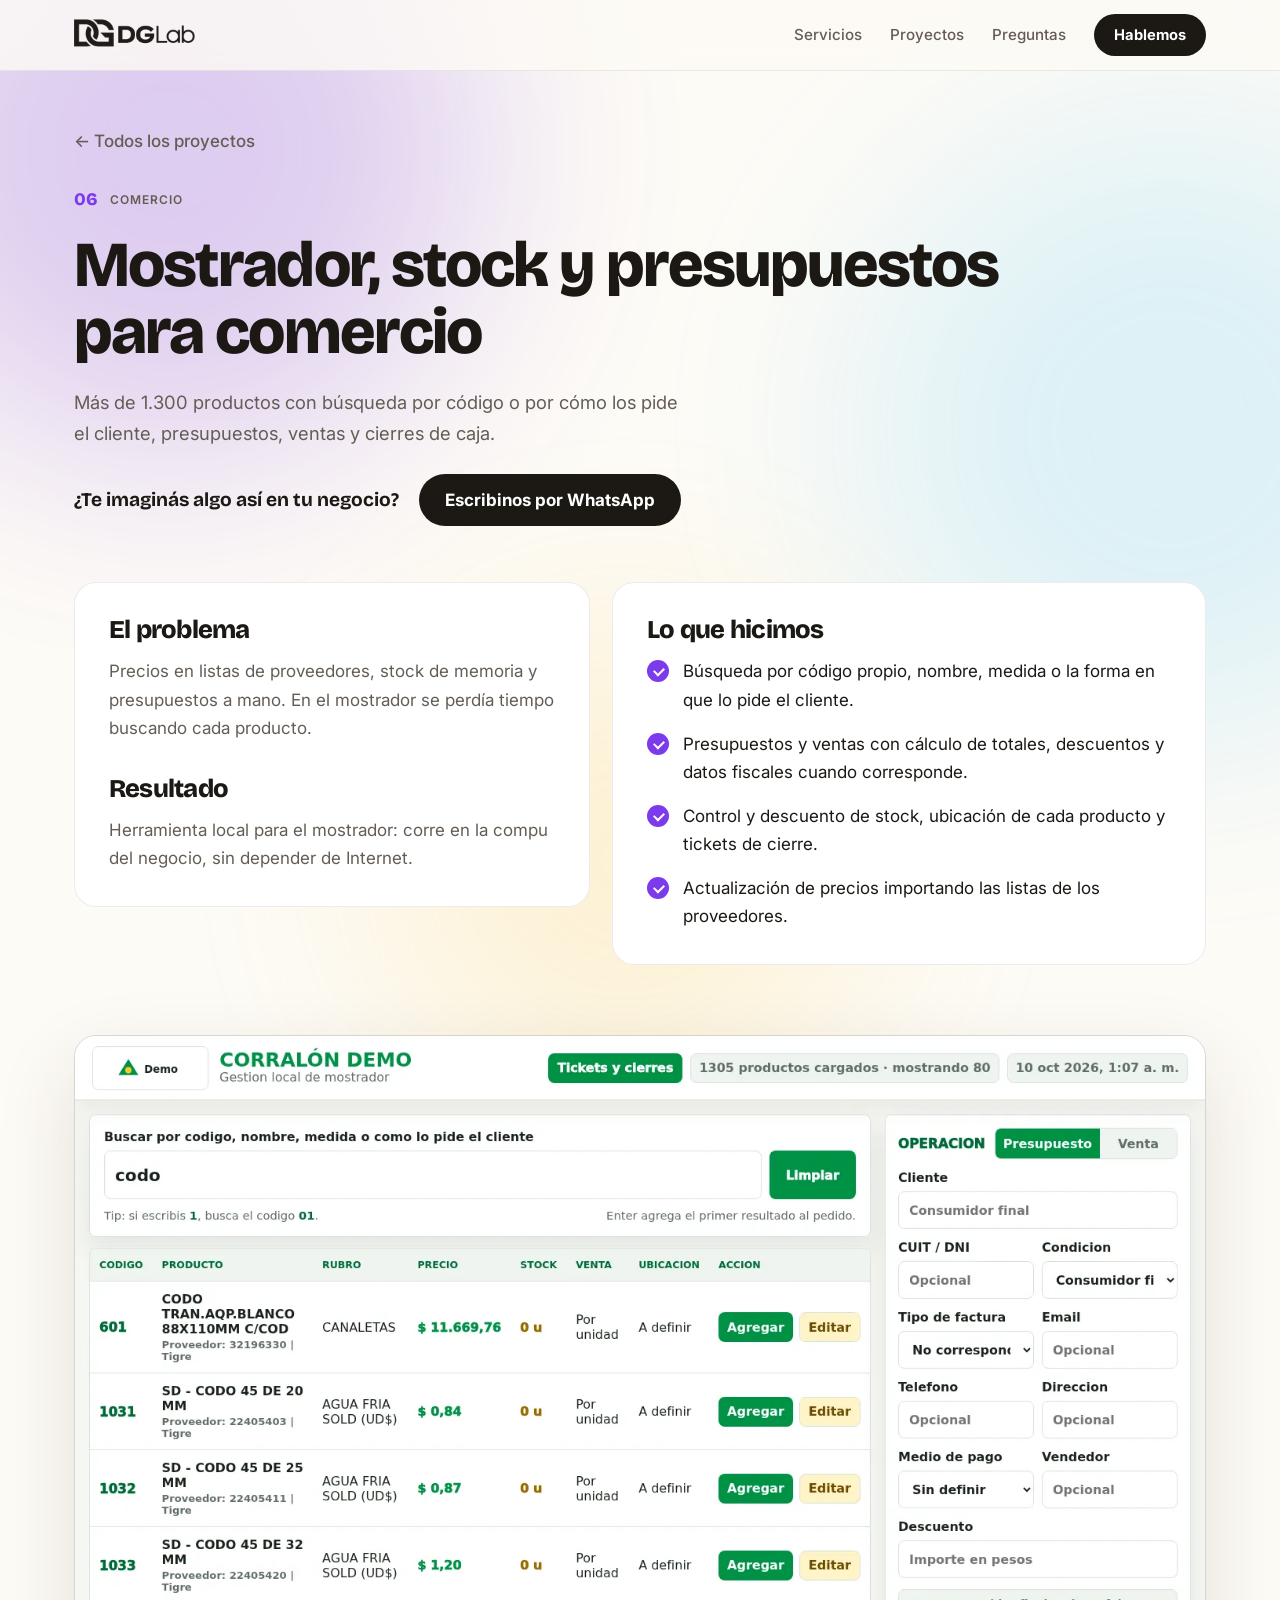
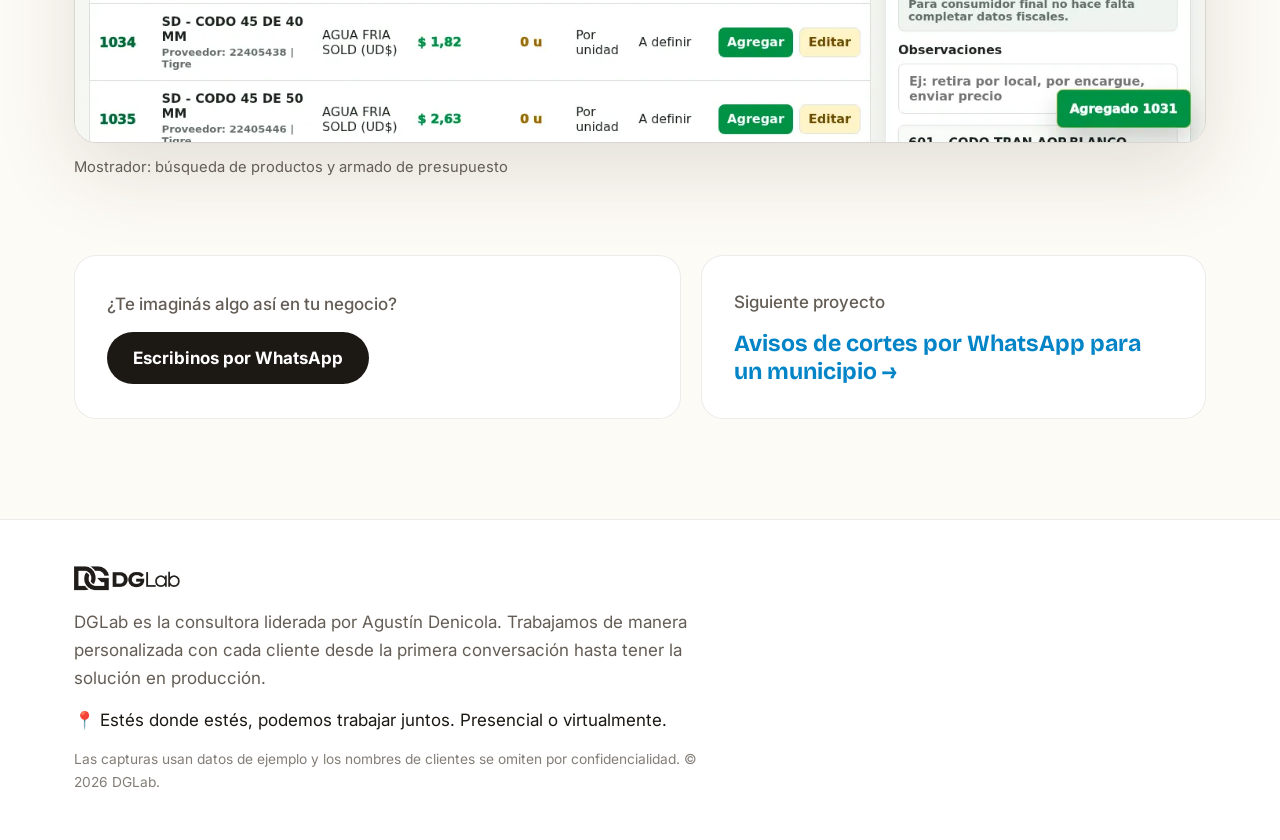
<file: site/proyectos/mostrador-corralon.html>
<!doctype html>
<html lang="es">
<head>
<meta charset="utf-8" />
<meta name="viewport" content="width=device-width, initial-scale=1" />
<title>Mostrador, stock y presupuestos para comercio · DGLab</title>
<meta name="description" content="Más de 1.300 productos con búsqueda por código o por cómo los pide el cliente, presupuestos, ventas y cierres de caja." />
<meta name="theme-color" content="#fdfbf6" />
<meta property="og:type" content="website" />
<meta property="og:site_name" content="DGLab" />
<meta property="og:title" content="Mostrador, stock y presupuestos para comercio · DGLab" />
<meta property="og:description" content="Más de 1.300 productos con búsqueda por código o por cómo los pide el cliente, presupuestos, ventas y cierres de caja." />
<meta property="og:image" content="https://dglab-ar.com/img/og-dglab.jpg" />
<meta property="og:url" content="https://dglab-ar.com/proyectos/mostrador-corralon" />
<link rel="canonical" href="https://dglab-ar.com/proyectos/mostrador-corralon" />
<meta name="twitter:card" content="summary_large_image" />
<link rel="icon" href="../favicon.ico?v=2" sizes="any" />
<link rel="icon" href="../favicon.png?v=2" type="image/png" />
<link rel="apple-touch-icon" href="../img/dglab-icono.png" />
<link rel="preconnect" href="https://fonts.googleapis.com" /><link rel="preconnect" href="https://fonts.gstatic.com" crossorigin /><link href="https://fonts.googleapis.com/css2?family=Bricolage+Grotesque:opsz,wght@12..96,500;12..96,700;12..96,800&family=Inter:wght@400;500;600;700&display=swap" rel="stylesheet" />
<link rel="stylesheet" href="../styles.css" />
<script>document.documentElement.classList.add("js");</script>

<script src="../app.js" defer></script>
<script defer src="https://cloud.umami.is/script.js" data-website-id="85720f9e-abdc-4577-87f2-56e73641223c"></script>
</head>
<body>
<div class="blobs" aria-hidden="true"><span></span><span></span><span></span></div>
<header class="nav">
  <div class="nav-inner">
    <a class="brand" href="../index.html"><img src="../img/dglab-logo-tinta.png" alt="DGLab" width="137" height="36" /></a>
    <nav class="nav-links">
      <a href="../index.html#servicios">Servicios</a>
      <a href="../index.html#proyectos">Proyectos</a>
      <a href="../index.html#preguntas">Preguntas</a>
      <a class="button button-small" href="../index.html#contacto">Hablemos</a>
    </nav>
  </div>
</header>
<main class="project" style="--accent: #7c3aed">
  <section class="project-hero">
    <a class="back" href="../index.html#proyectos">← Todos los proyectos</a>
    <div class="card-top"><span class="card-num">06</span><span class="tag">Comercio</span></div>
    <h1>Mostrador, stock y presupuestos para comercio</h1>
    <p class="lead">Más de 1.300 productos con búsqueda por código o por cómo los pide el cliente, presupuestos, ventas y cierres de caja.</p>
    <div class="project-cta">
      <span>¿Te imaginás algo así en tu negocio?</span>
      <a class="button" href="https://wa.me/5493487207561?text=%C2%A1Hola%20DGLab%21%20Vi%20tu%20p%C3%A1gina%20y%20quer%C3%ADa%20consultar%20por%20un%20proyecto." target="_blank" rel="noopener" data-umami-event="WhatsApp proyecto arriba" data-umami-event-proyecto="mostrador-corralon">Escribinos por WhatsApp</a>
    </div>
  </section>
  
  <div class="project-grid">
    <section class="panel reveal">
      <h2>El problema</h2>
      <p>Precios en listas de proveedores, stock de memoria y presupuestos a mano. En el mostrador se perdía tiempo buscando cada producto.</p>
      <h2>Resultado</h2>
      <p>Herramienta local para el mostrador: corre en la compu del negocio, sin depender de Internet.</p>
    </section>
    <section class="panel reveal">
      <h2>Lo que hicimos</h2>
      <ul class="checks"><li>Búsqueda por código propio, nombre, medida o la forma en que lo pide el cliente.</li><li>Presupuestos y ventas con cálculo de totales, descuentos y datos fiscales cuando corresponde.</li><li>Control y descuento de stock, ubicación de cada producto y tickets de cierre.</li><li>Actualización de precios importando las listas de los proveedores.</li></ul>
    </section>
  </div>
  <div class="gallery">
    <figure class="shot reveal">
      <a href="../img/corralon-mostrador.webp" target="_blank" rel="noopener"><img src="../img/corralon-mostrador.webp" alt="Mostrador: búsqueda de productos y armado de presupuesto" loading="lazy" width="1440" height="900" /></a>
      <figcaption>Mostrador: búsqueda de productos y armado de presupuesto</figcaption>
    </figure></div>
  <div class="next">
    <div class="next-cta reveal">
      <span>¿Te imaginás algo así en tu negocio?</span>
      <a class="button" href="https://wa.me/5493487207561?text=%C2%A1Hola%20DGLab%21%20Vi%20tu%20p%C3%A1gina%20y%20quer%C3%ADa%20consultar%20por%20un%20proyecto." target="_blank" rel="noopener" data-umami-event="WhatsApp proyecto" data-umami-event-proyecto="mostrador-corralon">Escribinos por WhatsApp</a>
    </div>
    <a class="next-project reveal" href="avisos-cortes-municipio.html" style="--accent: #0284c7">
      <span>Siguiente proyecto</span>
      <strong>Avisos de cortes por WhatsApp para un municipio →</strong>
    </a>
  </div>
</main>
<footer class="footer">
  <div class="footer-inner">
    <img src="../img/dglab-logo-tinta.png" alt="DGLab" width="137" height="36" />
    <p>DGLab es la consultora liderada por Agustín Denicola. Trabajamos de manera personalizada con cada cliente desde la primera conversación hasta tener la solución en producción.</p>
    <p class="footer-zone">📍 Estés donde estés, podemos trabajar juntos. Presencial o virtualmente.</p>
    <p class="footer-note">Las capturas usan datos de ejemplo y los nombres de clientes se omiten por confidencialidad. © 2026 DGLab.</p>
  </div>
</footer>
</body>
</html>
</file>
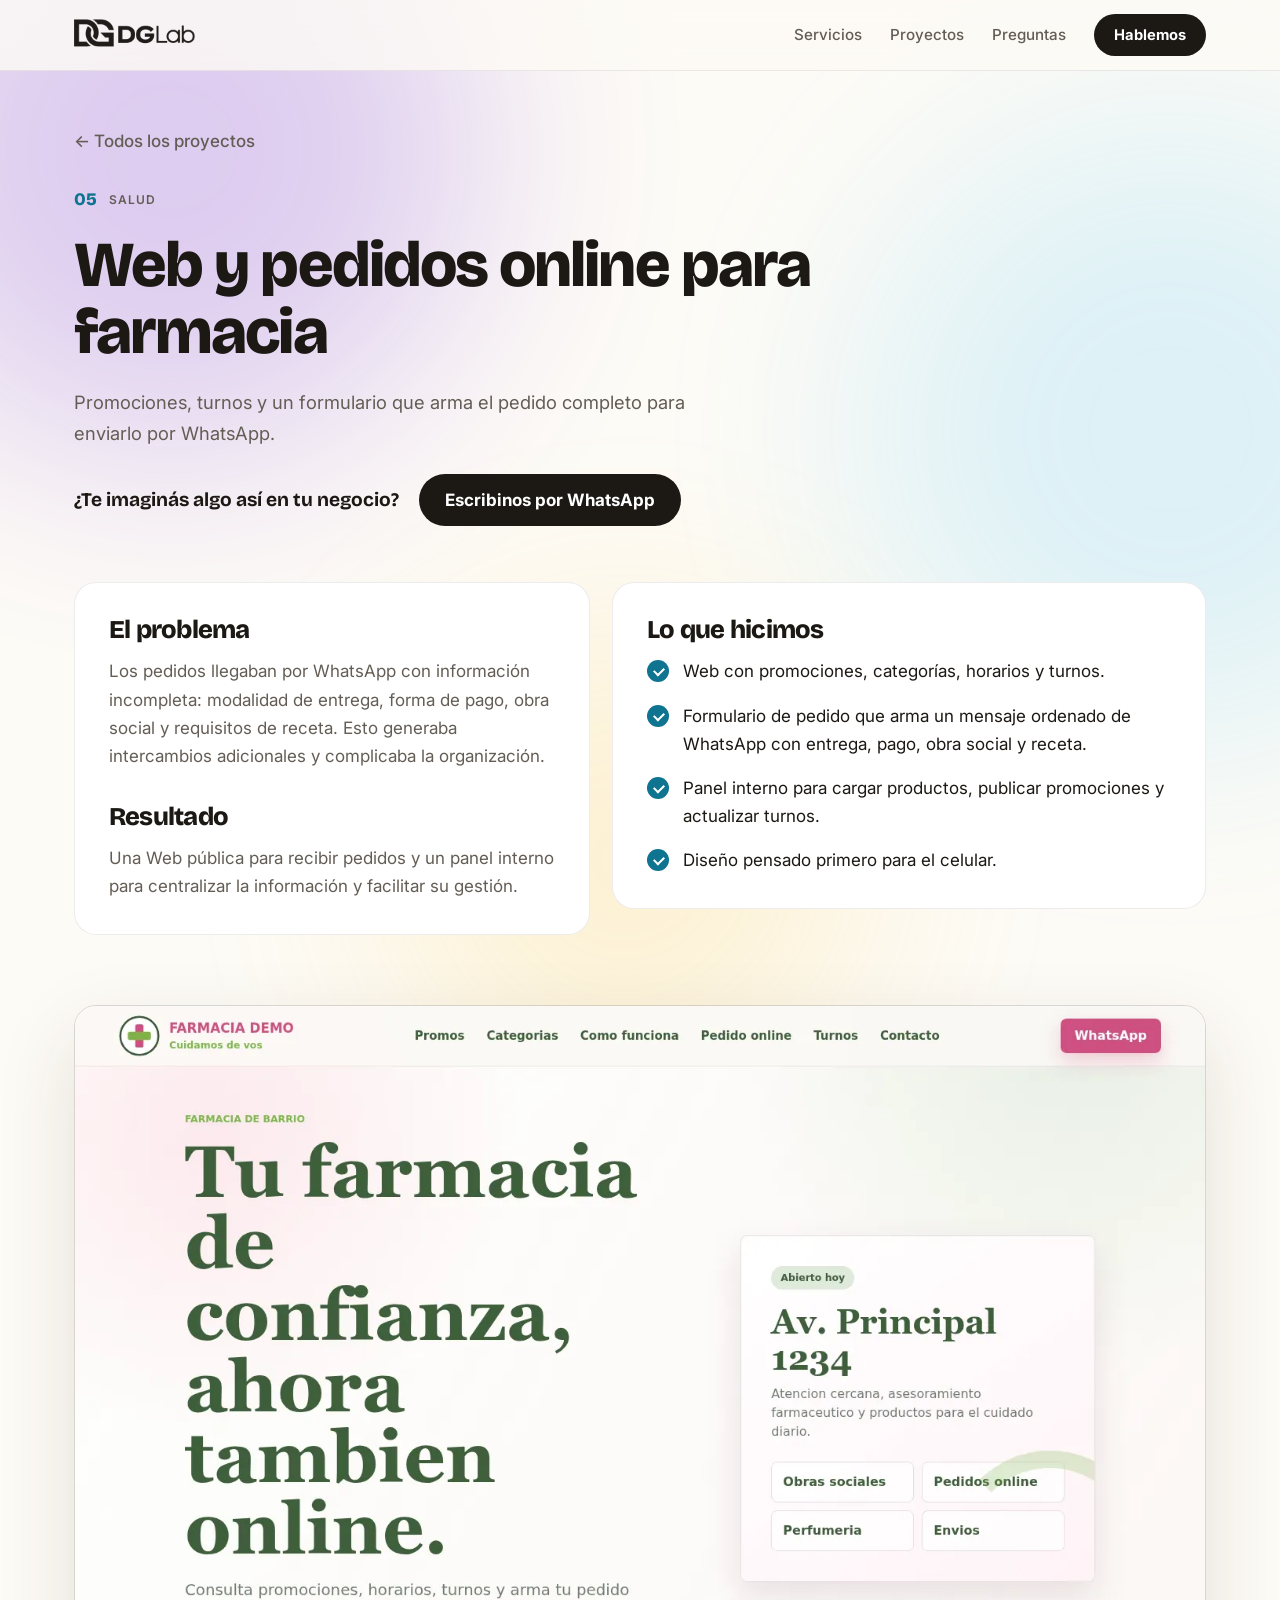
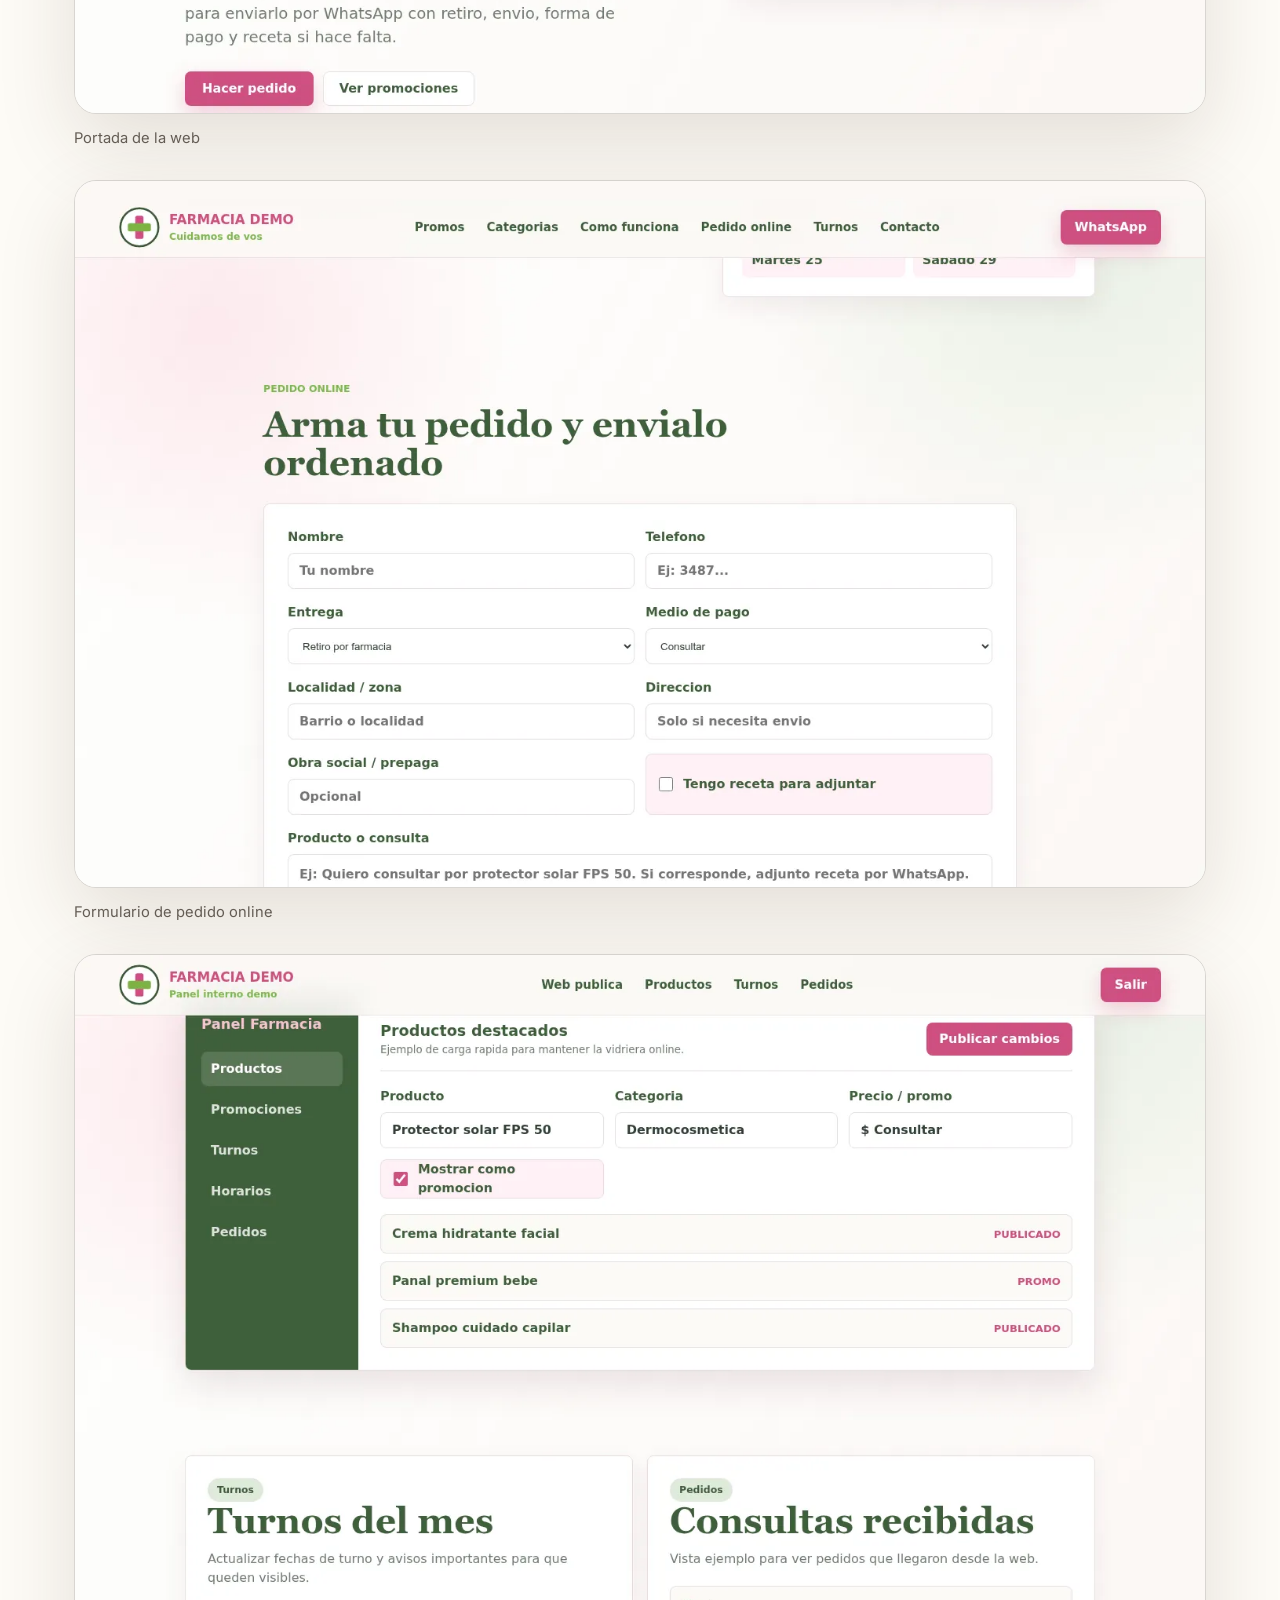
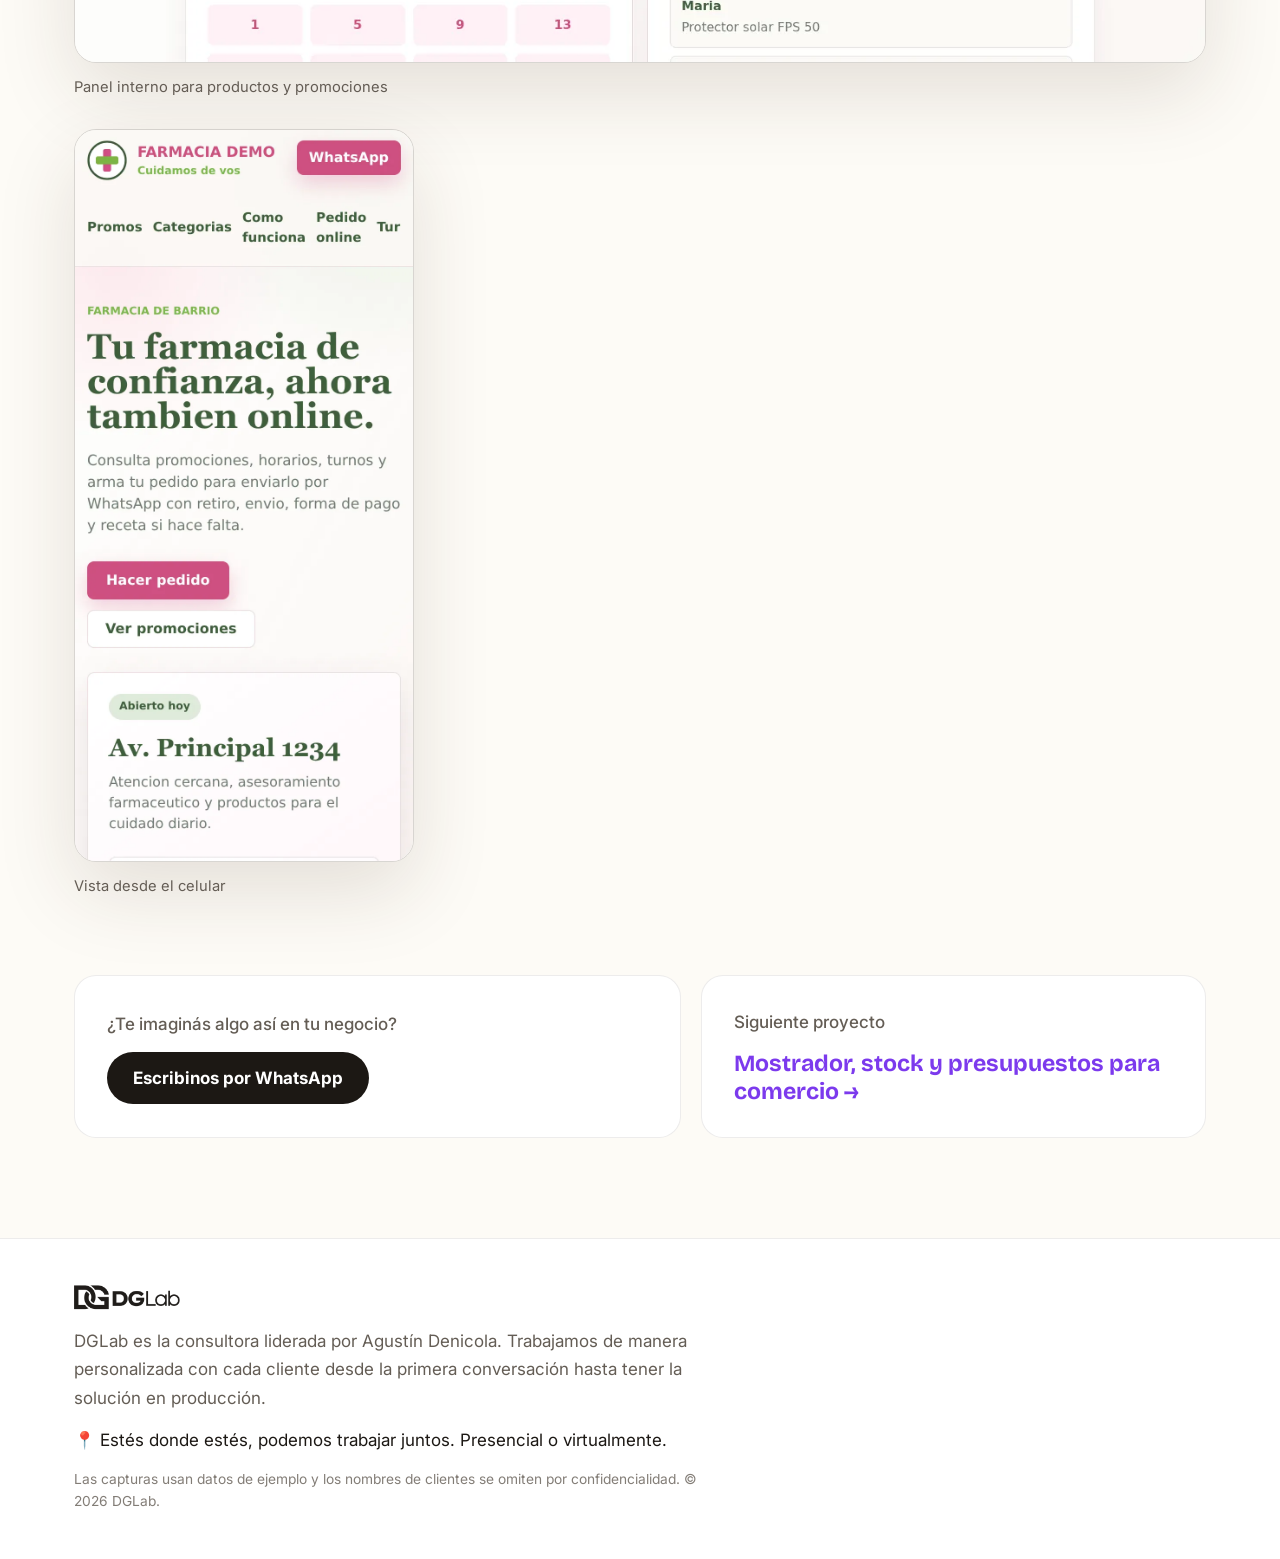
<file: site/proyectos/pedidos-online-farmacia.html>
<!doctype html>
<html lang="es">
<head>
<meta charset="utf-8" />
<meta name="viewport" content="width=device-width, initial-scale=1" />
<title>Web y pedidos online para farmacia · DGLab</title>
<meta name="description" content="Promociones, turnos y un formulario que arma el pedido completo para enviarlo por WhatsApp." />
<meta name="theme-color" content="#fdfbf6" />
<meta property="og:type" content="website" />
<meta property="og:site_name" content="DGLab" />
<meta property="og:title" content="Web y pedidos online para farmacia · DGLab" />
<meta property="og:description" content="Promociones, turnos y un formulario que arma el pedido completo para enviarlo por WhatsApp." />
<meta property="og:image" content="https://dglab-ar.com/img/og-dglab.jpg" />
<meta property="og:url" content="https://dglab-ar.com/proyectos/pedidos-online-farmacia" />
<link rel="canonical" href="https://dglab-ar.com/proyectos/pedidos-online-farmacia" />
<meta name="twitter:card" content="summary_large_image" />
<link rel="icon" href="../favicon.ico?v=2" sizes="any" />
<link rel="icon" href="../favicon.png?v=2" type="image/png" />
<link rel="apple-touch-icon" href="../img/dglab-icono.png" />
<link rel="preconnect" href="https://fonts.googleapis.com" /><link rel="preconnect" href="https://fonts.gstatic.com" crossorigin /><link href="https://fonts.googleapis.com/css2?family=Bricolage+Grotesque:opsz,wght@12..96,500;12..96,700;12..96,800&family=Inter:wght@400;500;600;700&display=swap" rel="stylesheet" />
<link rel="stylesheet" href="../styles.css" />
<script>document.documentElement.classList.add("js");</script>

<script src="../app.js" defer></script>
<script defer src="https://cloud.umami.is/script.js" data-website-id="85720f9e-abdc-4577-87f2-56e73641223c"></script>
</head>
<body>
<div class="blobs" aria-hidden="true"><span></span><span></span><span></span></div>
<header class="nav">
  <div class="nav-inner">
    <a class="brand" href="../index.html"><img src="../img/dglab-logo-tinta.png" alt="DGLab" width="137" height="36" /></a>
    <nav class="nav-links">
      <a href="../index.html#servicios">Servicios</a>
      <a href="../index.html#proyectos">Proyectos</a>
      <a href="../index.html#preguntas">Preguntas</a>
      <a class="button button-small" href="../index.html#contacto">Hablemos</a>
    </nav>
  </div>
</header>
<main class="project" style="--accent: #0e7490">
  <section class="project-hero">
    <a class="back" href="../index.html#proyectos">← Todos los proyectos</a>
    <div class="card-top"><span class="card-num">05</span><span class="tag">Salud</span></div>
    <h1>Web y pedidos online para farmacia</h1>
    <p class="lead">Promociones, turnos y un formulario que arma el pedido completo para enviarlo por WhatsApp.</p>
    <div class="project-cta">
      <span>¿Te imaginás algo así en tu negocio?</span>
      <a class="button" href="https://wa.me/5493487207561?text=%C2%A1Hola%20DGLab%21%20Vi%20tu%20p%C3%A1gina%20y%20quer%C3%ADa%20consultar%20por%20un%20proyecto." target="_blank" rel="noopener" data-umami-event="WhatsApp proyecto arriba" data-umami-event-proyecto="pedidos-online-farmacia">Escribinos por WhatsApp</a>
    </div>
  </section>
  
  <div class="project-grid">
    <section class="panel reveal">
      <h2>El problema</h2>
      <p>Los pedidos llegaban por WhatsApp con información incompleta: modalidad de entrega, forma de pago, obra social y requisitos de receta. Esto generaba intercambios adicionales y complicaba la organización.</p>
      <h2>Resultado</h2>
      <p>Una Web pública para recibir pedidos y un panel interno para centralizar la información y facilitar su gestión.</p>
    </section>
    <section class="panel reveal">
      <h2>Lo que hicimos</h2>
      <ul class="checks"><li>Web con promociones, categorías, horarios y turnos.</li><li>Formulario de pedido que arma un mensaje ordenado de WhatsApp con entrega, pago, obra social y receta.</li><li>Panel interno para cargar productos, publicar promociones y actualizar turnos.</li><li>Diseño pensado primero para el celular.</li></ul>
    </section>
  </div>
  <div class="gallery">
    <figure class="shot reveal">
      <a href="../img/farmacia-inicio.webp" target="_blank" rel="noopener"><img src="../img/farmacia-inicio.webp" alt="Portada de la web" loading="lazy" width="1440" height="900" /></a>
      <figcaption>Portada de la web</figcaption>
    </figure>
    <figure class="shot reveal">
      <a href="../img/farmacia-pedido.webp" target="_blank" rel="noopener"><img src="../img/farmacia-pedido.webp" alt="Formulario de pedido online" loading="lazy" width="1440" height="900" /></a>
      <figcaption>Formulario de pedido online</figcaption>
    </figure>
    <figure class="shot reveal">
      <a href="../img/farmacia-admin.webp" target="_blank" rel="noopener"><img src="../img/farmacia-admin.webp" alt="Panel interno para productos y promociones" loading="lazy" width="1440" height="900" /></a>
      <figcaption>Panel interno para productos y promociones</figcaption>
    </figure>
    <figure class="shot tall reveal">
      <a href="../img/farmacia-mobile.webp" target="_blank" rel="noopener"><img src="../img/farmacia-mobile.webp" alt="Vista desde el celular" loading="lazy" width="780" height="1688" /></a>
      <figcaption>Vista desde el celular</figcaption>
    </figure></div>
  <div class="next">
    <div class="next-cta reveal">
      <span>¿Te imaginás algo así en tu negocio?</span>
      <a class="button" href="https://wa.me/5493487207561?text=%C2%A1Hola%20DGLab%21%20Vi%20tu%20p%C3%A1gina%20y%20quer%C3%ADa%20consultar%20por%20un%20proyecto." target="_blank" rel="noopener" data-umami-event="WhatsApp proyecto" data-umami-event-proyecto="pedidos-online-farmacia">Escribinos por WhatsApp</a>
    </div>
    <a class="next-project reveal" href="mostrador-corralon.html" style="--accent: #7c3aed">
      <span>Siguiente proyecto</span>
      <strong>Mostrador, stock y presupuestos para comercio →</strong>
    </a>
  </div>
</main>
<footer class="footer">
  <div class="footer-inner">
    <img src="../img/dglab-logo-tinta.png" alt="DGLab" width="137" height="36" />
    <p>DGLab es la consultora liderada por Agustín Denicola. Trabajamos de manera personalizada con cada cliente desde la primera conversación hasta tener la solución en producción.</p>
    <p class="footer-zone">📍 Estés donde estés, podemos trabajar juntos. Presencial o virtualmente.</p>
    <p class="footer-note">Las capturas usan datos de ejemplo y los nombres de clientes se omiten por confidencialidad. © 2026 DGLab.</p>
  </div>
</footer>
</body>
</html>
</file>
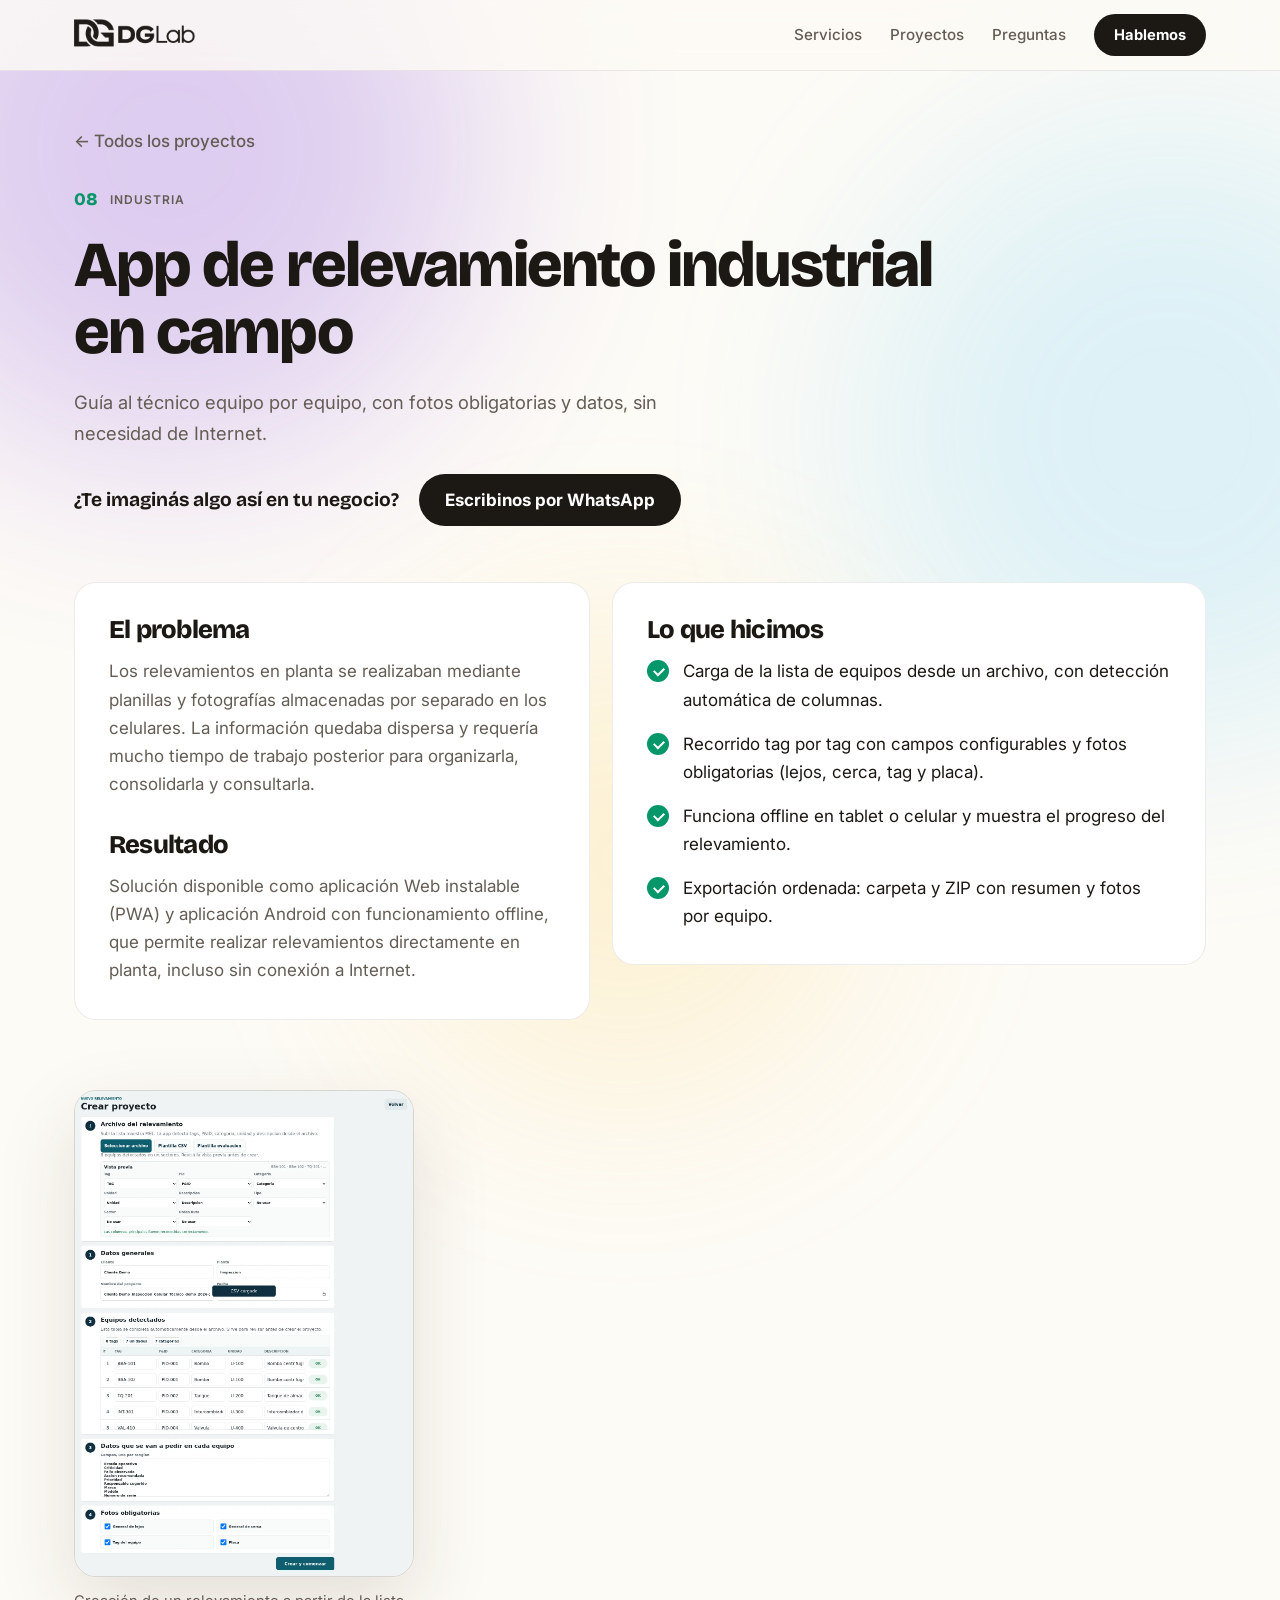
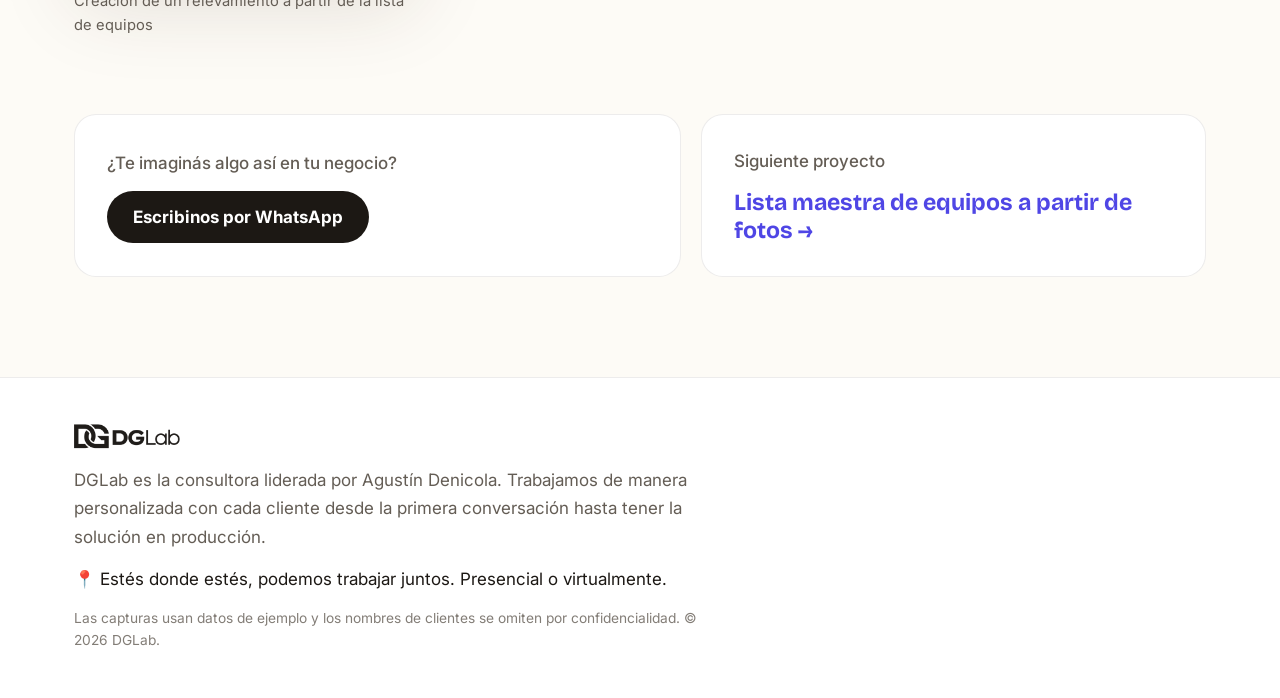
<file: site/proyectos/relevamiento-industrial.html>
<!doctype html>
<html lang="es">
<head>
<meta charset="utf-8" />
<meta name="viewport" content="width=device-width, initial-scale=1" />
<title>App de relevamiento industrial en campo · DGLab</title>
<meta name="description" content="Guía al técnico equipo por equipo, con fotos obligatorias y datos, sin necesidad de Internet." />
<meta name="theme-color" content="#fdfbf6" />
<meta property="og:type" content="website" />
<meta property="og:site_name" content="DGLab" />
<meta property="og:title" content="App de relevamiento industrial en campo · DGLab" />
<meta property="og:description" content="Guía al técnico equipo por equipo, con fotos obligatorias y datos, sin necesidad de Internet." />
<meta property="og:image" content="https://dglab-ar.com/img/og-dglab.jpg" />
<meta property="og:url" content="https://dglab-ar.com/proyectos/relevamiento-industrial" />
<link rel="canonical" href="https://dglab-ar.com/proyectos/relevamiento-industrial" />
<meta name="twitter:card" content="summary_large_image" />
<link rel="icon" href="../favicon.ico?v=2" sizes="any" />
<link rel="icon" href="../favicon.png?v=2" type="image/png" />
<link rel="apple-touch-icon" href="../img/dglab-icono.png" />
<link rel="preconnect" href="https://fonts.googleapis.com" /><link rel="preconnect" href="https://fonts.gstatic.com" crossorigin /><link href="https://fonts.googleapis.com/css2?family=Bricolage+Grotesque:opsz,wght@12..96,500;12..96,700;12..96,800&family=Inter:wght@400;500;600;700&display=swap" rel="stylesheet" />
<link rel="stylesheet" href="../styles.css" />
<script>document.documentElement.classList.add("js");</script>

<script src="../app.js" defer></script>
<script defer src="https://cloud.umami.is/script.js" data-website-id="85720f9e-abdc-4577-87f2-56e73641223c"></script>
</head>
<body>
<div class="blobs" aria-hidden="true"><span></span><span></span><span></span></div>
<header class="nav">
  <div class="nav-inner">
    <a class="brand" href="../index.html"><img src="../img/dglab-logo-tinta.png" alt="DGLab" width="137" height="36" /></a>
    <nav class="nav-links">
      <a href="../index.html#servicios">Servicios</a>
      <a href="../index.html#proyectos">Proyectos</a>
      <a href="../index.html#preguntas">Preguntas</a>
      <a class="button button-small" href="../index.html#contacto">Hablemos</a>
    </nav>
  </div>
</header>
<main class="project" style="--accent: #059669">
  <section class="project-hero">
    <a class="back" href="../index.html#proyectos">← Todos los proyectos</a>
    <div class="card-top"><span class="card-num">08</span><span class="tag">Industria</span></div>
    <h1>App de relevamiento industrial en campo</h1>
    <p class="lead">Guía al técnico equipo por equipo, con fotos obligatorias y datos, sin necesidad de Internet.</p>
    <div class="project-cta">
      <span>¿Te imaginás algo así en tu negocio?</span>
      <a class="button" href="https://wa.me/5493487207561?text=%C2%A1Hola%20DGLab%21%20Vi%20tu%20p%C3%A1gina%20y%20quer%C3%ADa%20consultar%20por%20un%20proyecto." target="_blank" rel="noopener" data-umami-event="WhatsApp proyecto arriba" data-umami-event-proyecto="relevamiento-industrial">Escribinos por WhatsApp</a>
    </div>
  </section>
  
  <div class="project-grid">
    <section class="panel reveal">
      <h2>El problema</h2>
      <p>Los relevamientos en planta se realizaban mediante planillas y fotografías almacenadas por separado en los celulares. La información quedaba dispersa y requería mucho tiempo de trabajo posterior para organizarla, consolidarla y consultarla.</p>
      <h2>Resultado</h2>
      <p>Solución disponible como aplicación Web instalable (PWA) y aplicación Android con funcionamiento offline, que permite realizar relevamientos directamente en planta, incluso sin conexión a Internet.</p>
    </section>
    <section class="panel reveal">
      <h2>Lo que hicimos</h2>
      <ul class="checks"><li>Carga de la lista de equipos desde un archivo, con detección automática de columnas.</li><li>Recorrido tag por tag con campos configurables y fotos obligatorias (lejos, cerca, tag y placa).</li><li>Funciona offline en tablet o celular y muestra el progreso del relevamiento.</li><li>Exportación ordenada: carpeta y ZIP con resumen y fotos por equipo.</li></ul>
    </section>
  </div>
  <div class="gallery">
    <figure class="shot tall reveal">
      <a href="../img/relevamiento-crear.webp" target="_blank" rel="noopener"><img src="../img/relevamiento-crear.webp" alt="Creación de un relevamiento a partir de la lista de equipos" loading="lazy" width="1280" height="1839" /></a>
      <figcaption>Creación de un relevamiento a partir de la lista de equipos</figcaption>
    </figure></div>
  <div class="next">
    <div class="next-cta reveal">
      <span>¿Te imaginás algo así en tu negocio?</span>
      <a class="button" href="https://wa.me/5493487207561?text=%C2%A1Hola%20DGLab%21%20Vi%20tu%20p%C3%A1gina%20y%20quer%C3%ADa%20consultar%20por%20un%20proyecto." target="_blank" rel="noopener" data-umami-event="WhatsApp proyecto" data-umami-event-proyecto="relevamiento-industrial">Escribinos por WhatsApp</a>
    </div>
    <a class="next-project reveal" href="generador-mel-ocr.html" style="--accent: #4f46e5">
      <span>Siguiente proyecto</span>
      <strong>Lista maestra de equipos a partir de fotos →</strong>
    </a>
  </div>
</main>
<footer class="footer">
  <div class="footer-inner">
    <img src="../img/dglab-logo-tinta.png" alt="DGLab" width="137" height="36" />
    <p>DGLab es la consultora liderada por Agustín Denicola. Trabajamos de manera personalizada con cada cliente desde la primera conversación hasta tener la solución en producción.</p>
    <p class="footer-zone">📍 Estés donde estés, podemos trabajar juntos. Presencial o virtualmente.</p>
    <p class="footer-note">Las capturas usan datos de ejemplo y los nombres de clientes se omiten por confidencialidad. © 2026 DGLab.</p>
  </div>
</footer>
</body>
</html>
</file>
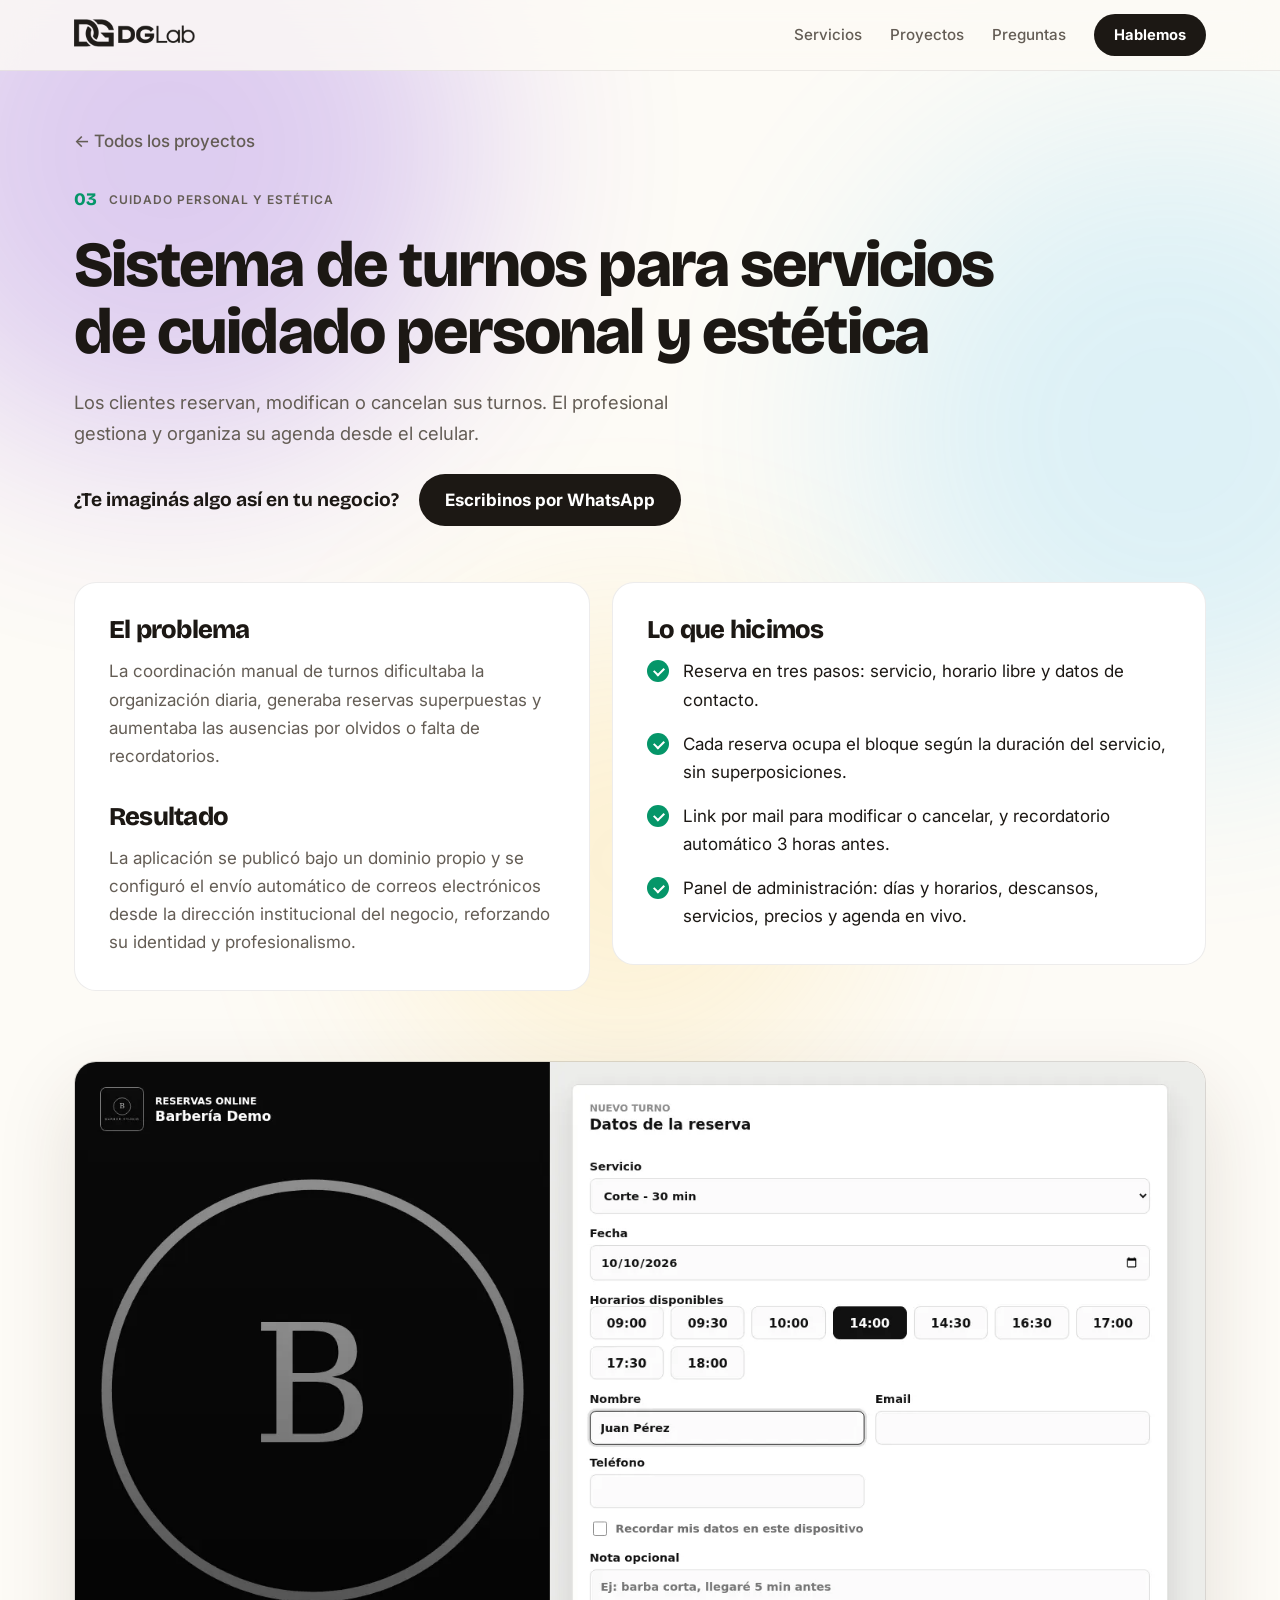
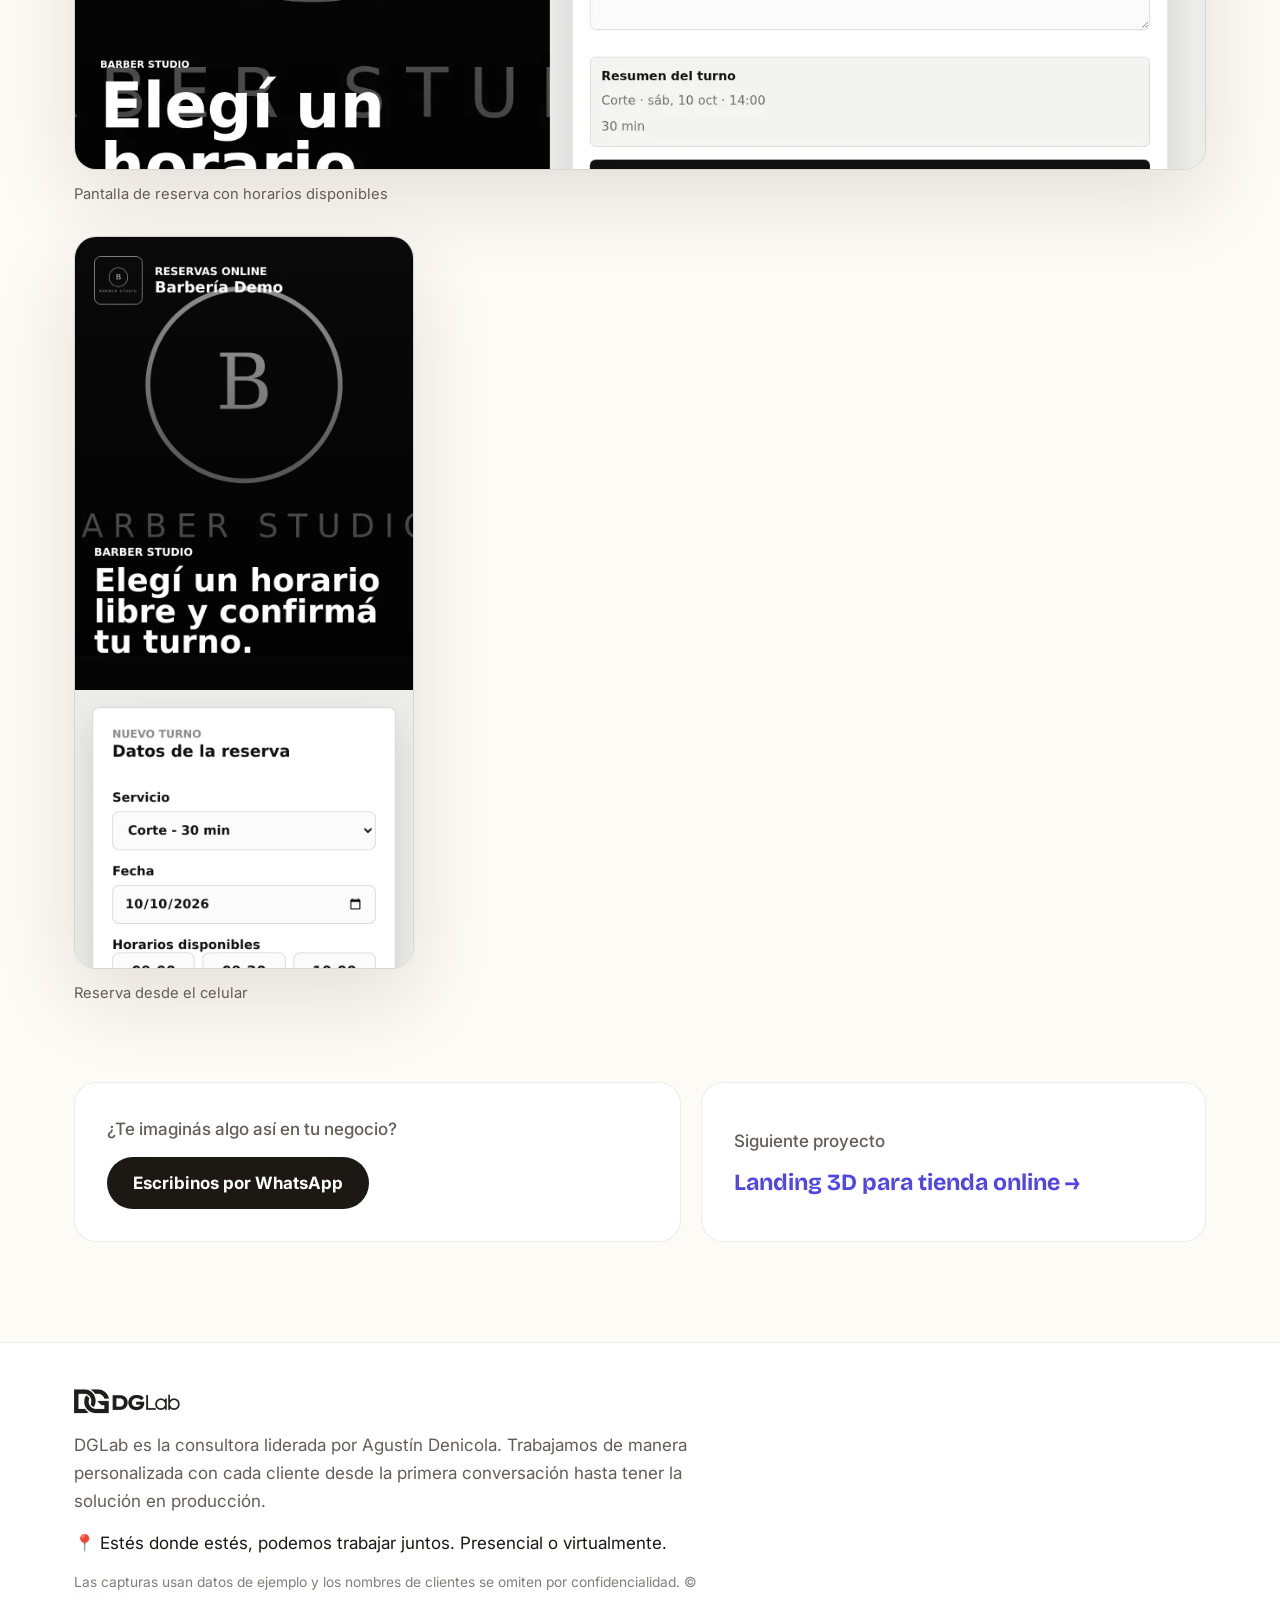
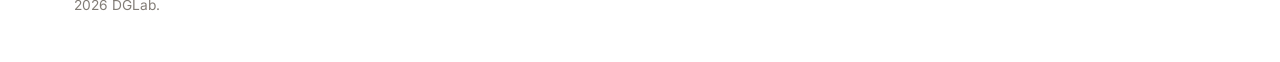
<file: site/proyectos/turnos-online-barberia.html>
<!doctype html>
<html lang="es">
<head>
<meta charset="utf-8" />
<meta name="viewport" content="width=device-width, initial-scale=1" />
<title>Sistema de turnos para servicios de cuidado personal y estética · DGLab</title>
<meta name="description" content="Los clientes reservan, modifican o cancelan sus turnos. El profesional gestiona y organiza su agenda desde el celular." />
<meta name="theme-color" content="#fdfbf6" />
<meta property="og:type" content="website" />
<meta property="og:site_name" content="DGLab" />
<meta property="og:title" content="Sistema de turnos para servicios de cuidado personal y estética · DGLab" />
<meta property="og:description" content="Los clientes reservan, modifican o cancelan sus turnos. El profesional gestiona y organiza su agenda desde el celular." />
<meta property="og:image" content="https://dglab-ar.com/img/og-dglab.jpg" />
<meta property="og:url" content="https://dglab-ar.com/proyectos/turnos-online-barberia" />
<link rel="canonical" href="https://dglab-ar.com/proyectos/turnos-online-barberia" />
<meta name="twitter:card" content="summary_large_image" />
<link rel="icon" href="../favicon.ico?v=2" sizes="any" />
<link rel="icon" href="../favicon.png?v=2" type="image/png" />
<link rel="apple-touch-icon" href="../img/dglab-icono.png" />
<link rel="preconnect" href="https://fonts.googleapis.com" /><link rel="preconnect" href="https://fonts.gstatic.com" crossorigin /><link href="https://fonts.googleapis.com/css2?family=Bricolage+Grotesque:opsz,wght@12..96,500;12..96,700;12..96,800&family=Inter:wght@400;500;600;700&display=swap" rel="stylesheet" />
<link rel="stylesheet" href="../styles.css" />
<script>document.documentElement.classList.add("js");</script>

<script src="../app.js" defer></script>
<script defer src="https://cloud.umami.is/script.js" data-website-id="85720f9e-abdc-4577-87f2-56e73641223c"></script>
</head>
<body>
<div class="blobs" aria-hidden="true"><span></span><span></span><span></span></div>
<header class="nav">
  <div class="nav-inner">
    <a class="brand" href="../index.html"><img src="../img/dglab-logo-tinta.png" alt="DGLab" width="137" height="36" /></a>
    <nav class="nav-links">
      <a href="../index.html#servicios">Servicios</a>
      <a href="../index.html#proyectos">Proyectos</a>
      <a href="../index.html#preguntas">Preguntas</a>
      <a class="button button-small" href="../index.html#contacto">Hablemos</a>
    </nav>
  </div>
</header>
<main class="project" style="--accent: #059669">
  <section class="project-hero">
    <a class="back" href="../index.html#proyectos">← Todos los proyectos</a>
    <div class="card-top"><span class="card-num">03</span><span class="tag">Cuidado personal y estética</span></div>
    <h1>Sistema de turnos para servicios de cuidado personal y estética</h1>
    <p class="lead">Los clientes reservan, modifican o cancelan sus turnos. El profesional gestiona y organiza su agenda desde el celular.</p>
    <div class="project-cta">
      <span>¿Te imaginás algo así en tu negocio?</span>
      <a class="button" href="https://wa.me/5493487207561?text=%C2%A1Hola%20DGLab%21%20Vi%20tu%20p%C3%A1gina%20y%20quer%C3%ADa%20consultar%20por%20un%20proyecto." target="_blank" rel="noopener" data-umami-event="WhatsApp proyecto arriba" data-umami-event-proyecto="turnos-online-barberia">Escribinos por WhatsApp</a>
    </div>
  </section>
  
  <div class="project-grid">
    <section class="panel reveal">
      <h2>El problema</h2>
      <p>La coordinación manual de turnos dificultaba la organización diaria, generaba reservas superpuestas y aumentaba las ausencias por olvidos o falta de recordatorios.</p>
      <h2>Resultado</h2>
      <p>La aplicación se publicó bajo un dominio propio y se configuró el envío automático de correos electrónicos desde la dirección institucional del negocio, reforzando su identidad y profesionalismo.</p>
    </section>
    <section class="panel reveal">
      <h2>Lo que hicimos</h2>
      <ul class="checks"><li>Reserva en tres pasos: servicio, horario libre y datos de contacto.</li><li>Cada reserva ocupa el bloque según la duración del servicio, sin superposiciones.</li><li>Link por mail para modificar o cancelar, y recordatorio automático 3 horas antes.</li><li>Panel de administración: días y horarios, descansos, servicios, precios y agenda en vivo.</li></ul>
    </section>
  </div>
  <div class="gallery">
    <figure class="shot reveal">
      <a href="../img/barberia-reserva.webp" target="_blank" rel="noopener"><img src="../img/barberia-reserva.webp" alt="Pantalla de reserva con horarios disponibles" loading="lazy" width="1440" height="900" /></a>
      <figcaption>Pantalla de reserva con horarios disponibles</figcaption>
    </figure>
    <figure class="shot tall reveal">
      <a href="../img/barberia-mobile.webp" target="_blank" rel="noopener"><img src="../img/barberia-mobile.webp" alt="Reserva desde el celular" loading="lazy" width="780" height="1688" /></a>
      <figcaption>Reserva desde el celular</figcaption>
    </figure></div>
  <div class="next">
    <div class="next-cta reveal">
      <span>¿Te imaginás algo así en tu negocio?</span>
      <a class="button" href="https://wa.me/5493487207561?text=%C2%A1Hola%20DGLab%21%20Vi%20tu%20p%C3%A1gina%20y%20quer%C3%ADa%20consultar%20por%20un%20proyecto." target="_blank" rel="noopener" data-umami-event="WhatsApp proyecto" data-umami-event-proyecto="turnos-online-barberia">Escribinos por WhatsApp</a>
    </div>
    <a class="next-project reveal" href="landing-tienda-online.html" style="--accent: #4f46e5">
      <span>Siguiente proyecto</span>
      <strong>Landing 3D para tienda online →</strong>
    </a>
  </div>
</main>
<footer class="footer">
  <div class="footer-inner">
    <img src="../img/dglab-logo-tinta.png" alt="DGLab" width="137" height="36" />
    <p>DGLab es la consultora liderada por Agustín Denicola. Trabajamos de manera personalizada con cada cliente desde la primera conversación hasta tener la solución en producción.</p>
    <p class="footer-zone">📍 Estés donde estés, podemos trabajar juntos. Presencial o virtualmente.</p>
    <p class="footer-note">Las capturas usan datos de ejemplo y los nombres de clientes se omiten por confidencialidad. © 2026 DGLab.</p>
  </div>
</footer>
</body>
</html>
</file>
<file: site/styles.css>
/* DGLab, version clara: fondo blanco, violeta, celeste y verde clarito, con fondo calido y un toque de amarillo. */
:root {
  --bg: #fdfbf6;
  --surface: #ffffff;
  --surface-2: #f5f1e8;
  --line: rgba(28, 24, 20, 0.08);
  --line-strong: rgba(28, 24, 20, 0.16);
  --text: #1c1814;
  --muted: #645d55;
  --violet: #7c3aed;
  --violet-strong: #6d28d9;
  --sky: #0ea5e9;
  --lime: #c6ef7e;
  --sun: #f4b63f;
  --shadow: rgba(60, 42, 20, 0.13);
  --grad: linear-gradient(100deg, #7c3aed 0%, #0ea5e9 55%, #22a35a 100%);
  --radius: 22px;
  --max: 1180px;
  --display: "Bricolage Grotesque", "Inter", system-ui, sans-serif;
  --sans: "Inter", system-ui, -apple-system, "Segoe UI", sans-serif;
  color-scheme: light;
}

* {
  box-sizing: border-box;
}

html {
  overflow-x: hidden;
  scroll-behavior: smooth;
  scroll-padding-top: 88px;
}

@supports (overflow: clip) {
  html,
  body {
    overflow-x: clip;
  }
}

body {
  position: relative;
  margin: 0;
  overflow-x: hidden;
  background: var(--bg);
  color: var(--text);
  font-family: var(--sans);
  font-size: 17px;
  line-height: 1.65;
  -webkit-font-smoothing: antialiased;
}

img {
  display: block;
  max-width: 100%;
  height: auto;
}

a {
  color: inherit;
}

h1,
h2,
h3 {
  margin: 0;
  font-family: var(--display);
  font-weight: 800;
  line-height: 1.04;
  letter-spacing: -0.03em;
}

h1 {
  font-size: clamp(2.6rem, 6vw, 5rem);
}

h2 {
  font-size: clamp(2rem, 4vw, 3.3rem);
}

h3 {
  font-size: 1.3rem;
  font-weight: 700;
  letter-spacing: -0.015em;
}

p {
  margin: 0;
}

.grad {
  background: var(--grad);
  -webkit-background-clip: text;
  background-clip: text;
  color: transparent;
}

.eyebrow {
  display: inline-block;
  margin-bottom: 16px;
  color: var(--violet);
  font-size: 0.8rem;
  font-weight: 700;
  letter-spacing: 0.14em;
  text-transform: uppercase;
}

.lead {
  max-width: 620px;
  margin-top: 22px;
  color: var(--muted);
  font-size: 1.15rem;
}

/* Fondo con manchas de color que se mueven lento */
.blobs {
  position: absolute;
  inset: 0 0 auto;
  height: 1400px;
  overflow: hidden;
  pointer-events: none;
  z-index: 0;
}

.blobs span {
  position: absolute;
  width: 620px;
  height: 620px;
  border-radius: 50%;
  filter: blur(110px);
  opacity: 0.22;
  animation: drift 18s ease-in-out infinite alternate;
}

.blobs span:nth-child(1) {
  top: -160px;
  left: -140px;
  background: #6d28d9;
}

.blobs span:nth-child(2) {
  top: 120px;
  right: -200px;
  background: #38bdf8;
  opacity: 0.16;
  animation-duration: 22s;
}

.blobs span:nth-child(3) {
  top: 620px;
  left: 30%;
  width: 480px;
  height: 480px;
  background: #fbbf24;
  opacity: 0.16;
  animation-duration: 26s;
}

@keyframes drift {
  to {
    transform: translate(80px, 60px) scale(1.12);
  }
}

/* Navegacion */
.nav {
  position: sticky;
  top: 0;
  z-index: 30;
  background: rgba(253, 251, 246, 0.8);
  border-bottom: 1px solid var(--line);
  backdrop-filter: blur(16px);
}

.nav-inner {
  display: flex;
  align-items: center;
  justify-content: space-between;
  gap: 16px;
  max-width: var(--max);
  margin: 0 auto;
  padding: 14px 24px;
}

.brand img {
  width: auto;
  height: 32px;
}

.nav-links {
  display: flex;
  align-items: center;
  gap: 28px;
}

.nav-links a:not(.button) {
  color: var(--muted);
  font-size: 0.95rem;
  font-weight: 500;
  text-decoration: none;
  transition: color 0.15s ease;
}

.nav-links a:not(.button):hover {
  color: var(--text);
}

/* Botones */
.actions {
  display: flex;
  flex-wrap: wrap;
  gap: 12px;
  margin-top: 34px;
}

.button {
  position: relative;
  display: inline-flex;
  align-items: center;
  justify-content: center;
  min-height: 52px;
  padding: 0 26px;
  color: #fff;
  background: var(--text);
  border: 0;
  border-radius: 999px;
  font-weight: 700;
  text-decoration: none;
  transition: transform 0.15s ease, box-shadow 0.2s ease;
}

.button:hover {
  transform: translateY(-2px);
  box-shadow: 0 12px 30px rgba(124, 58, 237, 0.28);
}

.button-ghost {
  color: var(--text);
  background: rgba(255, 255, 255, 0.7);
  border: 1px solid var(--line-strong);
}

.button-ghost:hover {
  background: #fff;
  box-shadow: none;
}

.button-white {
  color: #120c1f;
  background: #fff;
}

.button-white:hover {
  box-shadow: 0 12px 30px rgba(0, 0, 0, 0.25);
}

.button-small {
  min-height: 42px;
  padding: 0 20px;
  font-size: 0.92rem;
}

/* Portada */
.hero {
  position: relative;
  z-index: 1;
  padding: 96px 0 70px;
}

.hero-inner {
  display: grid;
  grid-template-columns: 1.05fr 0.95fr;
  gap: 48px;
  align-items: center;
  max-width: var(--max);
  margin: 0 auto;
  padding: 0 24px;
}

.pill {
  display: inline-flex;
  align-items: center;
  gap: 10px;
  margin-bottom: 26px;
  padding: 7px 16px;
  color: var(--text);
  background: #fff;
  border: 1px solid var(--line-strong);
  border-radius: 999px;
  font-size: 0.88rem;
  font-weight: 600;
}

.dot {
  width: 8px;
  height: 8px;
  background: var(--sun);
  border-radius: 50%;
  box-shadow: 0 0 0 0 rgba(244, 182, 63, 0.6);
  animation: pulse 2s infinite;
}

@keyframes pulse {
  70% {
    box-shadow: 0 0 0 10px rgba(244, 182, 63, 0);
  }
  100% {
    box-shadow: 0 0 0 0 rgba(244, 182, 63, 0);
  }
}

.rotator {
  display: inline-block;
  white-space: nowrap;
}

.rotator-word {
  display: inline-block;
  background: var(--grad);
  -webkit-background-clip: text;
  background-clip: text;
  color: transparent;
  transition: opacity 0.28s ease, transform 0.28s ease;
}

.rotator-word.out {
  opacity: 0;
  transform: translateY(0.35em);
}

.hero-visual {
  position: relative;
  min-height: 520px;
}

.float {
  position: absolute;
  border: 1px solid var(--line-strong);
  border-radius: 16px;
  box-shadow: 0 30px 80px var(--shadow);
}

.float-main {
  top: 40px;
  left: 0;
  width: 100%;
  transform: rotate(-3deg);
  animation: float 7s ease-in-out infinite;
}

.float-phone {
  right: -6px;
  bottom: -10px;
  width: 30%;
  border-radius: 22px;
  transform: rotate(6deg);
  animation: float 6s ease-in-out infinite reverse;
}

.float-phone-2 {
  left: -18px;
  bottom: 0;
  width: 26%;
  border-radius: 22px;
  transform: rotate(-8deg);
  animation: float 8s ease-in-out infinite;
}

@keyframes float {
  50% {
    translate: 0 -14px;
  }
}

.float-badge {
  position: absolute;
  z-index: 2;
  padding: 10px 16px;
  color: var(--text);
  background: rgba(255, 255, 255, 0.9);
  border: 1px solid var(--line-strong);
  border-radius: 14px;
  box-shadow: 0 16px 40px var(--shadow);
  backdrop-filter: blur(10px);
  font-size: 0.85rem;
  animation: float 5s ease-in-out infinite;
}

.float-badge b {
  color: var(--violet);
}

.badge-1 {
  top: 0;
  right: 10%;
}

.badge-2 {
  bottom: 24%;
  left: 18%;
  animation-delay: -2s;
}

/* Marquesina */
.marquee {
  position: relative;
  z-index: 1;
  overflow: hidden;
  padding: 18px 0;
  background: #fff;
  border-block: 1px solid var(--line);
  transform: rotate(-1.2deg);
  margin: 10px -20px 0;
}

.marquee-track {
  display: flex;
  gap: 28px;
  width: max-content;
  animation: marquee 38s linear infinite;
  font-family: var(--display);
  font-size: 1.35rem;
  font-weight: 700;
  white-space: nowrap;
}

.marquee-track i {
  color: var(--sun);
  font-style: normal;
}

@keyframes marquee {
  to {
    transform: translateX(-50%);
  }
}

/* Secciones */
main {
  position: relative;
  z-index: 1;
  max-width: var(--max);
  margin: 0 auto;
  padding: 0 24px;
}

.section {
  padding: 110px 0 10px;
}

.section-head {
  max-width: 780px;
  margin-bottom: 46px;
}

.stats {
  display: grid;
  grid-template-columns: repeat(3, minmax(0, 1fr));
  gap: 18px;
  padding-top: 90px;
}

.stat {
  padding: 28px;
  background: var(--surface);
  border: 1px solid var(--line);
  border-radius: var(--radius);
}

.stat strong {
  display: block;
  margin-bottom: 6px;
  background: var(--grad);
  -webkit-background-clip: text;
  background-clip: text;
  color: transparent;
  font-family: var(--display);
  font-size: 3.4rem;
  font-weight: 800;
  line-height: 1;
}

.stat span {
  color: var(--muted);
}

/* Antes / despues */
.compare {
  position: relative;
  overflow: hidden;
  border: 1px solid var(--line-strong);
  border-radius: var(--radius);
  box-shadow: 0 40px 100px var(--shadow);
  user-select: none;
}

.compare-before {
  width: 100%;
}

.compare-after {
  position: absolute;
  inset: 0;
  clip-path: inset(0 0 0 var(--pos));
}

.compare-after img {
  width: 100%;
  height: 100%;
  object-fit: cover;
  object-position: top left;
}

.compare-handle {
  position: absolute;
  top: 0;
  bottom: 0;
  left: var(--pos);
  width: 3px;
  background: var(--lime);
  transform: translateX(-50%);
  pointer-events: none;
}

.compare-handle span {
  position: absolute;
  top: 50%;
  left: 50%;
  display: grid;
  place-items: center;
  width: 52px;
  height: 52px;
  color: #120c1f;
  background: var(--lime);
  border-radius: 50%;
  box-shadow: 0 10px 30px var(--shadow);
  font-size: 1.4rem;
  font-weight: 800;
  transform: translate(-50%, -50%);
}

.compare-label {
  position: absolute;
  z-index: 2;
  top: 18px;
  padding: 6px 14px;
  border: 0;
  border-radius: 999px;
  font: inherit;
  font-size: 0.85rem;
  font-weight: 700;
  cursor: pointer;
  transition: transform 0.15s ease;
}

.compare-label:hover {
  transform: translateY(-1px);
}

.label-before {
  left: 18px;
  color: #fff;
  background: #217346;
}

.label-after {
  right: 18px;
  color: #120c1f;
  background: var(--lime);
}

.compare-range {
  position: absolute;
  inset: 0;
  width: 100%;
  height: 100%;
  margin: 0;
  cursor: ew-resize;
  opacity: 0;
}

.compare.visible .compare-after,
.compare.visible .compare-handle {
  transition: clip-path 0.55s ease, left 0.55s ease;
}

.compare[data-touched] .compare-after,
.compare[data-touched] .compare-handle {
  transition: none;
}

/* Tarjetas de proyectos */
.grid {
  display: grid;
  grid-template-columns: repeat(3, minmax(0, 1fr));
  gap: 22px;
  margin-top: 22px;
}

.card {
  --accent: var(--violet);
  --rx: 0deg;
  --ry: 0deg;
  --mx: 50%;
  --my: 0%;
  position: relative;
  display: flex;
  flex-direction: column;
  overflow: hidden;
  background:
    radial-gradient(500px circle at var(--mx) var(--my), color-mix(in srgb, var(--accent) 14%, transparent), transparent 45%),
    var(--surface);
  border: 1px solid var(--line);
  border-radius: var(--radius);
  text-decoration: none;
  transform: perspective(900px) rotateX(var(--rx)) rotateY(var(--ry));
  transition: border-color 0.25s ease, transform 0.15s ease, box-shadow 0.25s ease;
}

.card:hover {
  border-color: color-mix(in srgb, var(--accent) 55%, transparent);
  box-shadow: 0 24px 60px var(--shadow), 0 0 0 1px color-mix(in srgb, var(--accent) 25%, transparent);
}

.card-cover {
  position: relative;
  aspect-ratio: 16 / 10;
  margin: 12px 12px 0;
  overflow: hidden;
  background: var(--surface-2);
  border-radius: 14px;
}

.card-cover img {
  width: 100%;
  height: 100%;
  object-fit: cover;
  object-position: top left;
  transition: transform 0.5s ease;
}

.card:hover .card-cover img {
  transform: scale(1.05);
}

.cover-icon {
  display: grid;
  place-items: center;
  width: 100%;
  height: 100%;
  background:
    radial-gradient(circle at 25% 25%, color-mix(in srgb, var(--accent) 45%, transparent), transparent 55%),
    radial-gradient(circle at 80% 80%, rgba(14, 165, 233, 0.22), transparent 55%),
    var(--surface-2);
}

.cover-icon span {
  display: grid;
  place-items: center;
  width: 96px;
  height: 96px;
  color: var(--text);
  background: rgba(255, 255, 255, 0.6);
  border: 1px solid var(--line-strong);
  border-radius: 28px;
  font-family: var(--display);
  font-size: 2rem;
  font-weight: 800;
}

.card-body {
  display: flex;
  flex: 1;
  flex-direction: column;
  gap: 10px;
  padding: 22px 24px 26px;
}

.card-top {
  display: flex;
  align-items: center;
  gap: 12px;
}

.card-num {
  color: var(--accent);
  font-family: var(--display);
  font-size: 0.95rem;
  font-weight: 800;
}

.tag {
  color: var(--muted);
  font-size: 0.75rem;
  font-weight: 600;
  letter-spacing: 0.08em;
  text-transform: uppercase;
}

.card-body > p {
  color: var(--muted);
  font-size: 0.97rem;
}

.card-link {
  margin-top: auto;
  padding-top: 8px;
  color: var(--accent);
  font-weight: 700;
}

.card-link span {
  display: inline-block;
  transition: transform 0.2s ease;
}

.card:hover .card-link span {
  transform: translateX(5px);
}

.card-featured {
  display: grid;
  grid-template-columns: 1.4fr 1fr;
}

.card-featured .card-cover {
  aspect-ratio: auto;
  min-height: 100%;
  margin: 12px 0 12px 12px;
}

.card-featured .card-body {
  justify-content: center;
  padding: 44px;
}

.card-featured h3 {
  font-size: 2.2rem;
  font-weight: 800;
}

.chips {
  display: flex;
  flex-wrap: wrap;
  gap: 8px;
  margin: 4px 0 0;
  padding: 0;
  list-style: none;
}

.chips li {
  padding: 4px 12px;
  color: var(--text);
  background: var(--surface-2);
  border: 1px solid var(--line);
  border-radius: 999px;
  font-size: 0.78rem;
  font-weight: 500;
}

/* Servicios */
.services {
  display: grid;
  grid-template-columns: repeat(4, minmax(0, 1fr));
  gap: 18px;
}

.service {
  padding: 28px;
  background: var(--surface);
  border: 1px solid var(--line);
  border-radius: var(--radius);
  transition: transform 0.2s ease, border-color 0.2s ease;
}

.service:hover {
  border-color: var(--line-strong);
  transform: translateY(-4px);
}

.service-icon {
  display: grid;
  place-items: center;
  width: 52px;
  height: 52px;
  margin-bottom: 22px;
  background: var(--grad);
  border-radius: 16px;
}

.service-icon svg {
  width: 26px;
  height: 26px;
  fill: none;
  stroke: #120c1f;
  stroke-width: 2.2;
  stroke-linecap: round;
  stroke-linejoin: round;
}

.service p,
.process p {
  margin-top: 10px;
  color: var(--muted);
  font-size: 0.97rem;
}

.callout {
  margin-top: 22px;
  padding: 34px 36px;
  background: linear-gradient(120deg, rgba(124, 58, 237, 0.07), rgba(14, 165, 233, 0.07));
  border: 1px solid var(--line-strong);
  border-radius: var(--radius);
}

.callout p {
  max-width: 800px;
  margin-top: 10px;
  color: var(--muted);
}

/* Proceso */
.process {
  position: relative;
  display: grid;
  grid-template-columns: repeat(4, minmax(0, 1fr));
  gap: 24px;
  margin: 0;
  padding: 0;
  list-style: none;
}

.process::before {
  content: "";
  position: absolute;
  top: 26px;
  left: 0;
  right: 0;
  height: 2px;
  background: var(--grad);
  opacity: 0.5;
}

.process li {
  position: relative;
}

.step {
  display: grid;
  place-items: center;
  width: 54px;
  height: 54px;
  margin-bottom: 20px;
  color: #120c1f;
  background: var(--lime);
  border-radius: 50%;
  font-family: var(--display);
  font-weight: 800;
}

/* Contacto */
.contact {
  position: relative;
  overflow: hidden;
  margin: 120px 0 90px;
  padding: 80px 64px;
  color: #fff;
  background: linear-gradient(120deg, #6d28d9 0%, #2563eb 50%, #0891b2 100%);
  border-radius: 32px;
}

.contact::after {
  content: "";
  position: absolute;
  right: -120px;
  top: -120px;
  width: 420px;
  height: 420px;
  border: 60px solid rgba(255, 255, 255, 0.1);
  border-radius: 50%;
}

.contact h2 {
  position: relative;
  max-width: 760px;
}

.contact .lead {
  position: relative;
  color: rgba(255, 255, 255, 0.85);
}

.eyebrow-dark {
  color: #120c1f;
  background: var(--lime);
  padding: 4px 12px;
  border-radius: 999px;
}

.contact .actions {
  position: relative;
}

.contact .button-ghost {
  color: #fff;
  border-color: rgba(255, 255, 255, 0.45);
  background: rgba(255, 255, 255, 0.1);
}

/* Pagina de proyecto */
.project {
  --accent: var(--violet);
  padding-bottom: 100px;
}

.project-hero {
  padding: 56px 0 56px;
}

.project-hero h1 {
  max-width: 940px;
  margin-top: 18px;
  font-size: clamp(2.3rem, 5vw, 4rem);
}

.project-cta {
  display: flex;
  flex-wrap: wrap;
  align-items: center;
  gap: 14px 20px;
  margin-top: 26px;
}

.project-cta span {
  font-family: var(--display);
  font-size: 1.2rem;
  font-weight: 700;
}

.project-hero .card-num {
  font-size: 1.1rem;
}

.back {
  display: inline-block;
  margin-bottom: 30px;
  color: var(--muted);
  font-weight: 500;
  text-decoration: none;
}

.back:hover {
  color: var(--text);
}

.project-icon {
  height: 220px;
  margin-bottom: 30px;
  overflow: hidden;
  border: 1px solid var(--line);
  border-radius: var(--radius);
}

.project-grid {
  display: grid;
  grid-template-columns: 1fr 1.15fr;
  gap: 22px;
  align-items: start;
}

.panel {
  padding: 34px;
  background: var(--surface);
  border: 1px solid var(--line);
  border-radius: var(--radius);
}

.panel h2 {
  margin-bottom: 14px;
  font-size: 1.6rem;
}

.panel p + h2 {
  margin-top: 34px;
}

.panel p {
  color: var(--muted);
}

.checks {
  display: grid;
  gap: 16px;
  margin: 0;
  padding: 0;
  list-style: none;
}

.checks li {
  position: relative;
  padding-left: 36px;
}

.checks li::before {
  content: "";
  position: absolute;
  top: 3px;
  left: 0;
  width: 22px;
  height: 22px;
  background: var(--accent);
  border-radius: 50%;
}

.checks li::after {
  content: "";
  position: absolute;
  top: 10px;
  left: 7px;
  width: 8px;
  height: 5px;
  border-bottom: 2px solid #fff;
  border-left: 2px solid #fff;
  transform: rotate(-45deg);
}

.gallery {
  display: flex;
  flex-wrap: wrap;
  align-items: flex-start;
  gap: 30px;
  margin-top: 70px;
}

.shot {
  flex: 1 1 100%;
  margin: 0;
}

.shot.tall {
  flex: 0 1 340px;
}

.shot img {
  width: 100%;
  border: 1px solid var(--line-strong);
  border-radius: var(--radius);
  box-shadow: 0 30px 80px var(--shadow);
}

.shot figcaption {
  margin-top: 12px;
  color: var(--muted);
  font-size: 0.92rem;
}

.next {
  display: grid;
  grid-template-columns: 1.2fr 1fr;
  gap: 20px;
  margin-top: 76px;
}

.next-cta,
.next-project {
  display: flex;
  flex-direction: column;
  align-items: flex-start;
  justify-content: center;
  gap: 14px;
  padding: 32px;
  background: var(--surface);
  border: 1px solid var(--line);
  border-radius: var(--radius);
}

.next-cta span,
.next-project span {
  color: var(--muted);
  font-weight: 500;
}

.next-project {
  text-decoration: none;
  transition: border-color 0.2s ease;
}

.next-project strong {
  color: var(--accent);
  font-family: var(--display);
  font-size: 1.45rem;
  line-height: 1.2;
}

.next-project:hover {
  border-color: color-mix(in srgb, var(--accent) 55%, transparent);
}

/* Pie */
.footer {
  background: var(--surface);
  position: relative;
  z-index: 1;
  border-top: 1px solid var(--line);
  color: var(--muted);
}

.footer-inner {
  display: grid;
  gap: 14px;
  max-width: var(--max);
  margin: 0 auto;
  padding: 46px 24px;
}

.footer-inner img {
  width: auto;
  height: 28px;
}

.footer-inner p {
  max-width: 640px;
}

.footer-note {
  font-size: 0.86rem;
  opacity: 0.8;
}

/* Aparicion al hacer scroll (solo con JS) */
.js .reveal {
  opacity: 0;
  transform: translateY(26px);
  transition: opacity 0.7s ease, transform 0.7s ease;
}

.js .reveal.visible {
  opacity: 1;
  transform: none;
}

.js .card.reveal.visible {
  transform: perspective(900px) rotateX(var(--rx)) rotateY(var(--ry));
}

@media (prefers-reduced-motion: reduce) {
  *,
  *::before,
  *::after {
    animation: none !important;
    transition: none !important;
  }

  .js .reveal {
    opacity: 1;
    transform: none;
  }
}

/* Responsive */
@media (max-width: 1024px) {
  .hero-inner {
    grid-template-columns: 1fr;
  }

  .hero-visual {
    min-height: 0;
    aspect-ratio: 16 / 11;
  }

  .grid,
  .services {
    grid-template-columns: repeat(2, minmax(0, 1fr));
  }

  .process {
    grid-template-columns: repeat(2, minmax(0, 1fr));
  }

  .process::before {
    display: none;
  }

  .card-featured {
    grid-template-columns: 1fr;
  }

  .card-featured .card-cover {
    aspect-ratio: 16 / 10;
    margin: 12px 12px 0;
  }

  .project-grid,
  .next {
    grid-template-columns: 1fr;
  }
}

@media (max-width: 720px) {
  body {
    font-size: 16px;
  }

  .nav-links a:not(.button) {
    display: none;
  }

  .brand img {
    height: 26px;
  }

  .hero {
    padding: 56px 0 48px;
  }

  .float-phone-2,
  .badge-2 {
    display: none;
  }

  .float-phone {
    width: 34%;
  }

  .badge-1 {
    top: -6px;
    right: 0;
    font-size: 0.78rem;
  }

  .stats,
  .grid,
  .services,
  .process {
    grid-template-columns: 1fr;
  }

  .section {
    padding-top: 80px;
  }

  .stats {
    padding-top: 64px;
  }

  .card-body,
  .card-featured .card-body,
  .panel,
  .callout,
  .service,
  .stat {
    padding: 24px;
  }

  .card-featured h3 {
    font-size: 1.7rem;
  }

  .actions .button {
    flex: 1 1 100%;
  }

  .compare-handle span {
    width: 42px;
    height: 42px;
  }

  .shot.tall {
    flex: 1 1 100%;
    max-width: 360px;
  }

  .contact {
    margin: 90px 0 64px;
    padding: 52px 26px;
    border-radius: 24px;
  }
}

/* Quien esta detras */
.about-card {
  display: grid;
  grid-template-columns: auto 1fr;
  gap: 36px;
  align-items: center;
  padding: 44px;
  background: var(--surface);
  border: 1px solid var(--line);
  border-radius: var(--radius);
}

.monogram {
  display: grid;
  place-items: center;
  width: 150px;
  height: 150px;
  color: #120c1f;
  background: var(--grad);
  border-radius: 40px;
  font-family: var(--display);
  font-size: 3.4rem;
  font-weight: 800;
  transform: rotate(-4deg);
}

.about-role {
  margin-top: 6px;
  color: var(--violet);
  font-weight: 600;
}

/* Preguntas frecuentes */
.faq {
  display: grid;
  gap: 12px;
}

.faq-item {
  background: var(--surface);
  border: 1px solid var(--line);
  border-radius: 18px;
  transition: border-color 0.2s ease;
}

.faq-item[open] {
  border-color: var(--line-strong);
}

.faq-item summary {
  display: flex;
  align-items: center;
  justify-content: space-between;
  gap: 16px;
  padding: 22px 26px;
  cursor: pointer;
  font-family: var(--display);
  font-size: 1.15rem;
  font-weight: 700;
  list-style: none;
}

.faq-item summary::-webkit-details-marker {
  display: none;
}

.faq-item summary span {
  display: grid;
  flex-shrink: 0;
  place-items: center;
  width: 34px;
  height: 34px;
  color: #120c1f;
  background: var(--lime);
  border-radius: 50%;
  font-size: 1.3rem;
  transition: transform 0.2s ease;
}

.faq-item[open] summary span {
  transform: rotate(45deg);
}

.faq-item p {
  max-width: 820px;
  padding: 0 26px 24px;
  color: var(--muted);
}

/* Armador de consulta */
.contact-grid {
  position: relative;
  z-index: 1;
  display: grid;
  grid-template-columns: 1.25fr 0.9fr;
  gap: 40px;
  align-items: start;
}

.builder {
  display: grid;
  gap: 10px;
  margin-top: 28px;
}

.builder-label {
  margin-top: 8px;
  color: rgba(255, 255, 255, 0.92);
  font-size: 0.92rem;
  font-weight: 700;
}

.choices {
  display: flex;
  flex-wrap: wrap;
  gap: 8px;
}

.choice {
  padding: 8px 15px;
  color: #fff;
  background: rgba(255, 255, 255, 0.12);
  border: 1px solid rgba(255, 255, 255, 0.3);
  border-radius: 999px;
  font: inherit;
  font-size: 0.9rem;
  font-weight: 600;
  cursor: pointer;
  transition: background 0.15s ease, transform 0.15s ease;
}

.choice:hover {
  background: rgba(255, 255, 255, 0.2);
}

.choice.on {
  color: #120c1f;
  background: #fff;
  border-color: #fff;
  transform: translateY(-1px);
}

.builder textarea,
.builder input {
  width: 100%;
  padding: 12px 14px;
  color: #fff;
  background: rgba(0, 0, 0, 0.18);
  border: 1px solid rgba(255, 255, 255, 0.3);
  border-radius: 14px;
  font: inherit;
  font-size: 0.95rem;
  resize: vertical;
}

.builder textarea::placeholder {
  color: rgba(255, 255, 255, 0.6);
}

.builder textarea:focus,
.builder input:focus {
  outline: 2px solid #fff;
  outline-offset: 1px;
}

.chat {
  position: sticky;
  top: 100px;
  overflow: hidden;
  background: #efe7dd;
  border-radius: 22px;
  box-shadow: 0 30px 70px var(--shadow);
}

.chat-head {
  display: flex;
  align-items: center;
  gap: 12px;
  padding: 14px 18px;
  color: #fff;
  background: #075e54;
}

.chat-head b,
.chat-head small {
  display: block;
  line-height: 1.2;
}

.chat-head small {
  opacity: 0.8;
}

.chat-avatar {
  display: grid;
  place-items: center;
  width: 38px;
  height: 38px;
  color: #120c1f;
  background: var(--lime);
  border-radius: 50%;
  font-size: 0.8rem;
  font-weight: 800;
}

.chat-body {
  display: grid;
  gap: 10px;
  min-height: 220px;
  padding: 20px 16px;
}

.bubble {
  max-width: 88%;
  padding: 10px 14px;
  color: #111b21;
  border-radius: 12px;
  font-size: 0.95rem;
  line-height: 1.45;
  box-shadow: 0 1px 1px rgba(0, 0, 0, 0.1);
}

.bubble-in {
  justify-self: start;
  background: #fff;
  border-top-left-radius: 2px;
}

.bubble-out {
  justify-self: end;
  background: #d9fdd3;
  border-top-right-radius: 2px;
  white-space: pre-wrap;
}

.chat-send {
  display: flex;
  margin: 0 16px 16px;
  color: #fff;
  background: #25d366;
}

.chat-send:hover {
  box-shadow: 0 12px 30px rgba(37, 211, 102, 0.35);
}

.footer-zone {
  color: var(--text);
}

@media (max-width: 1024px) {
  .contact-grid {
    grid-template-columns: 1fr;
  }

  .chat {
    position: static;
  }
}

@media (max-width: 720px) {
  .about-card {
    grid-template-columns: 1fr;
    gap: 24px;
    padding: 28px;
  }

  .monogram {
    width: 96px;
    height: 96px;
    border-radius: 28px;
    font-size: 2.2rem;
  }

  .faq-item summary {
    padding: 18px 20px;
    font-size: 1.05rem;
  }

  .faq-item p {
    padding: 0 20px 20px;
  }
}

/* "Ver todos los proyectos" */
.more-wrap {
  display: none;
  justify-content: center;
  margin-top: 30px;
}

.js .more-wrap {
  display: flex;
}

.js .grid:not(.open) .extra {
  display: none;
}

@media (max-width: 720px) {
  .js .grid:not(.open) .extra-m {
    display: none;
  }
}
</file>
